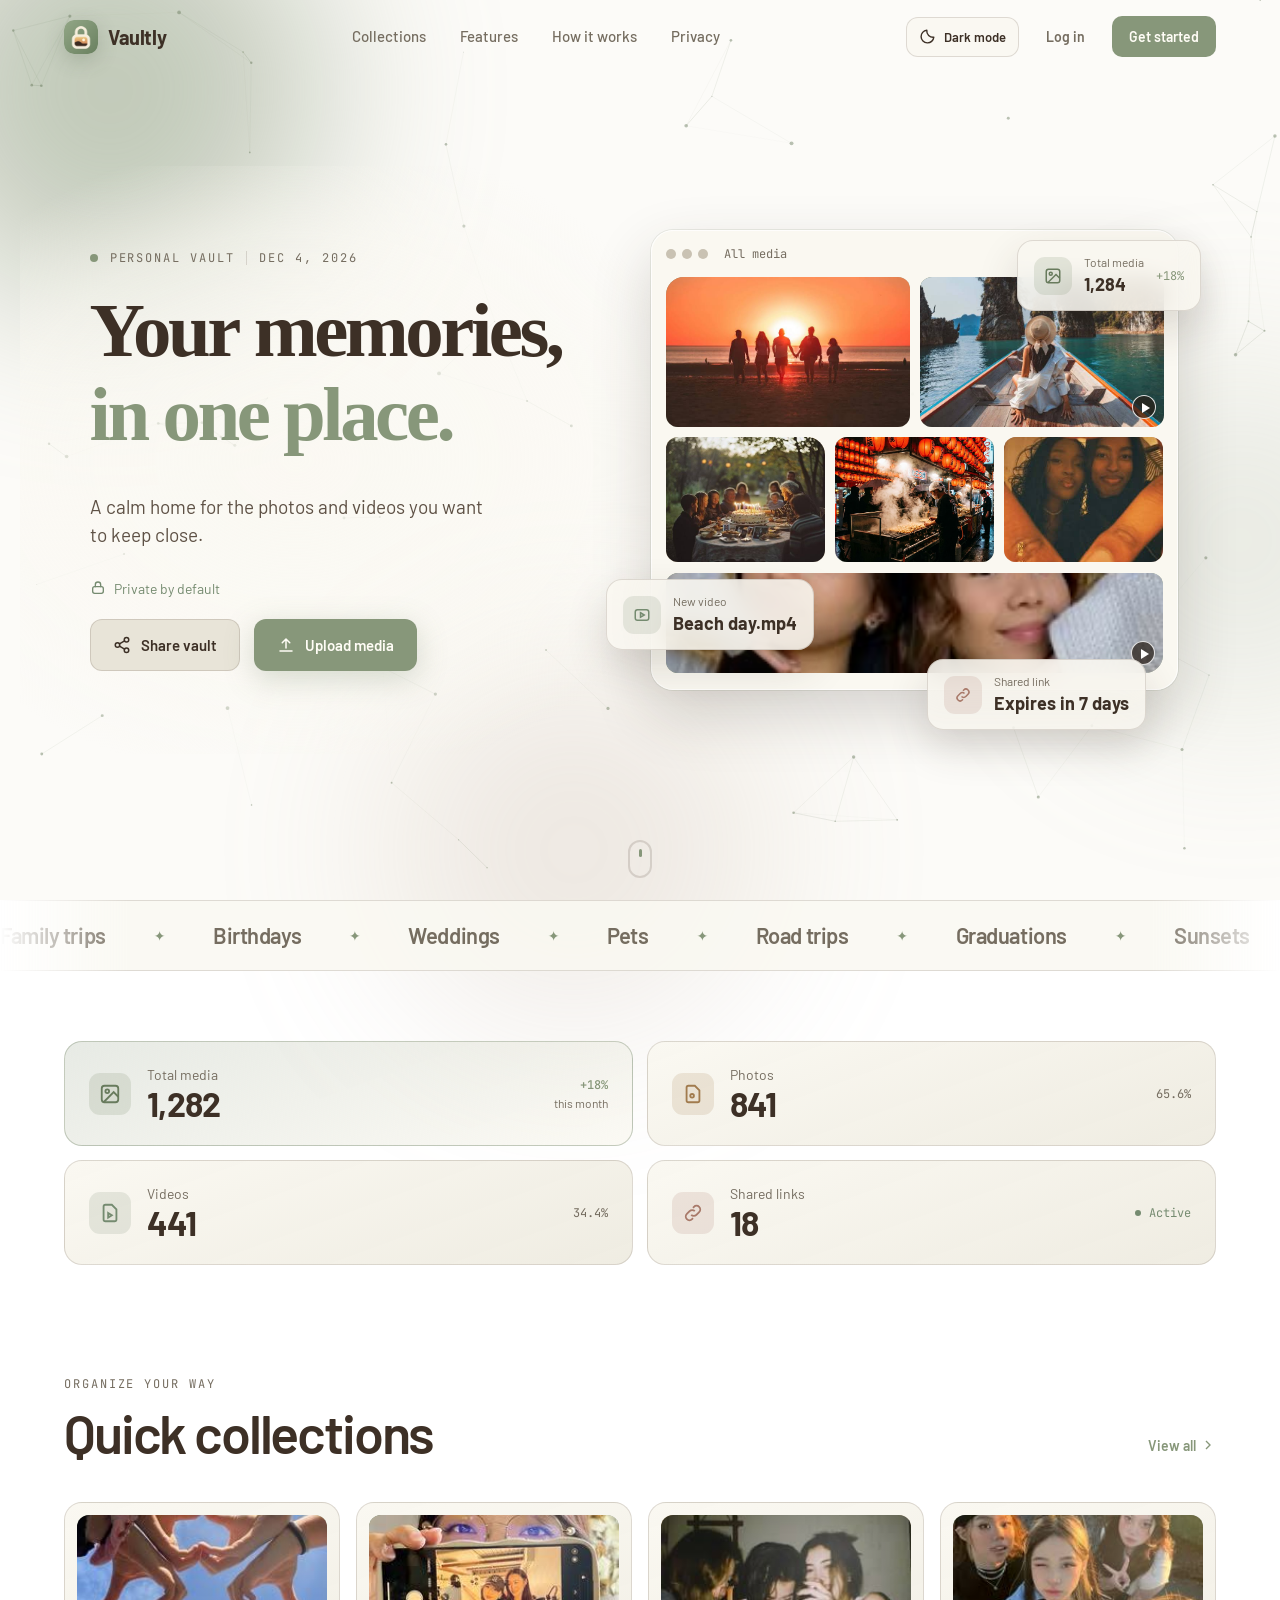
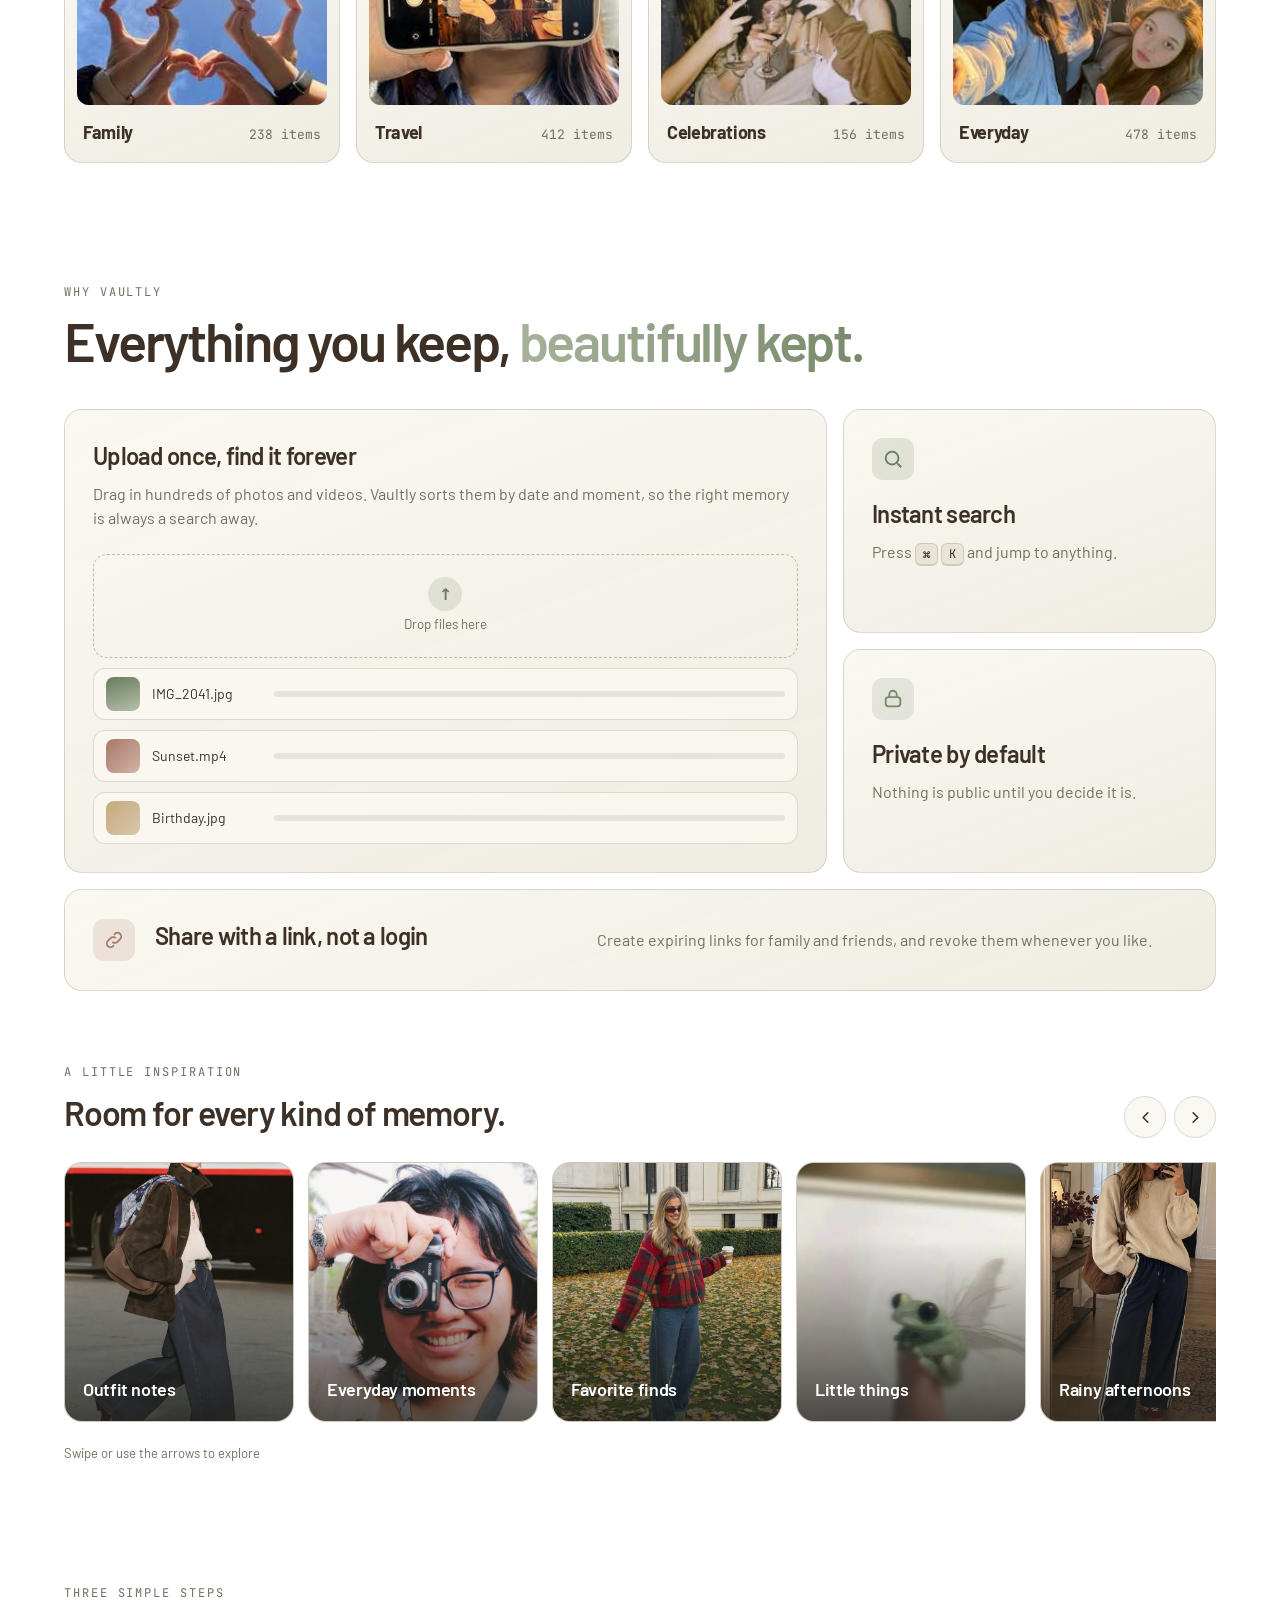
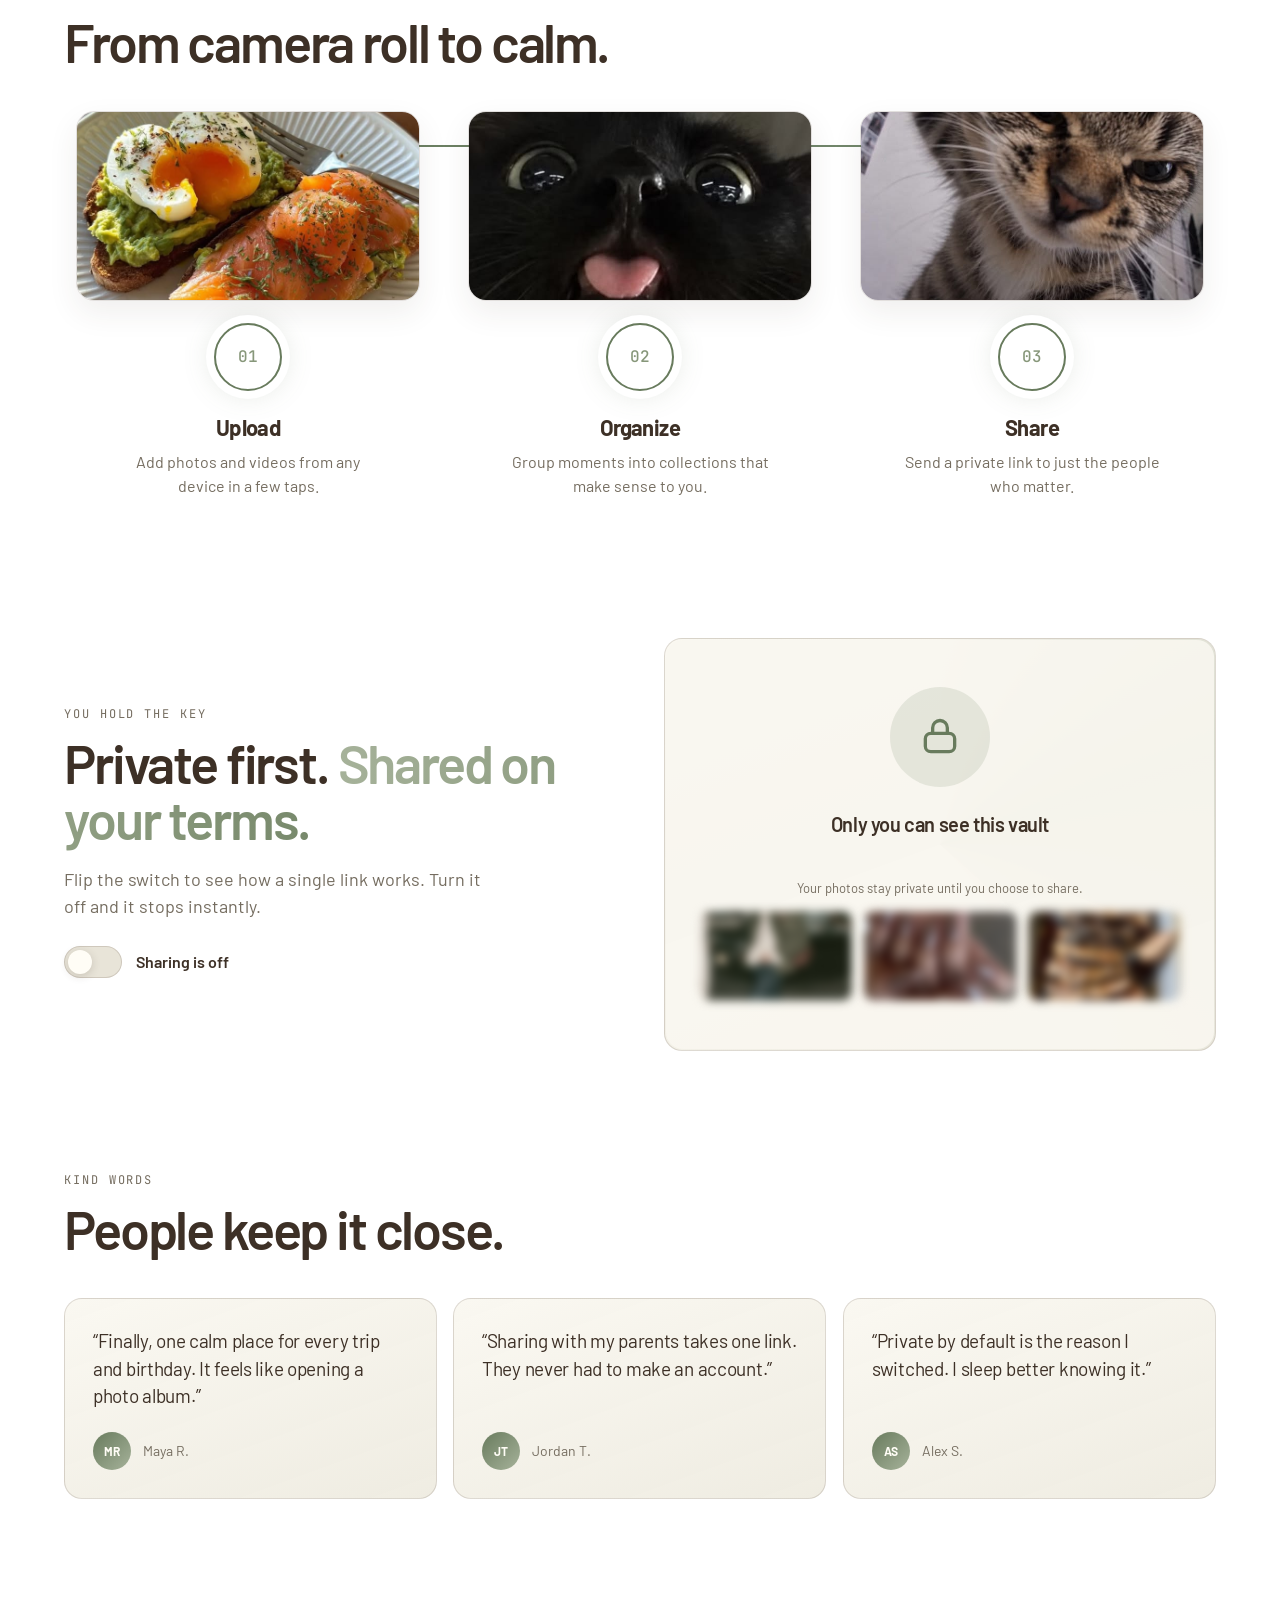
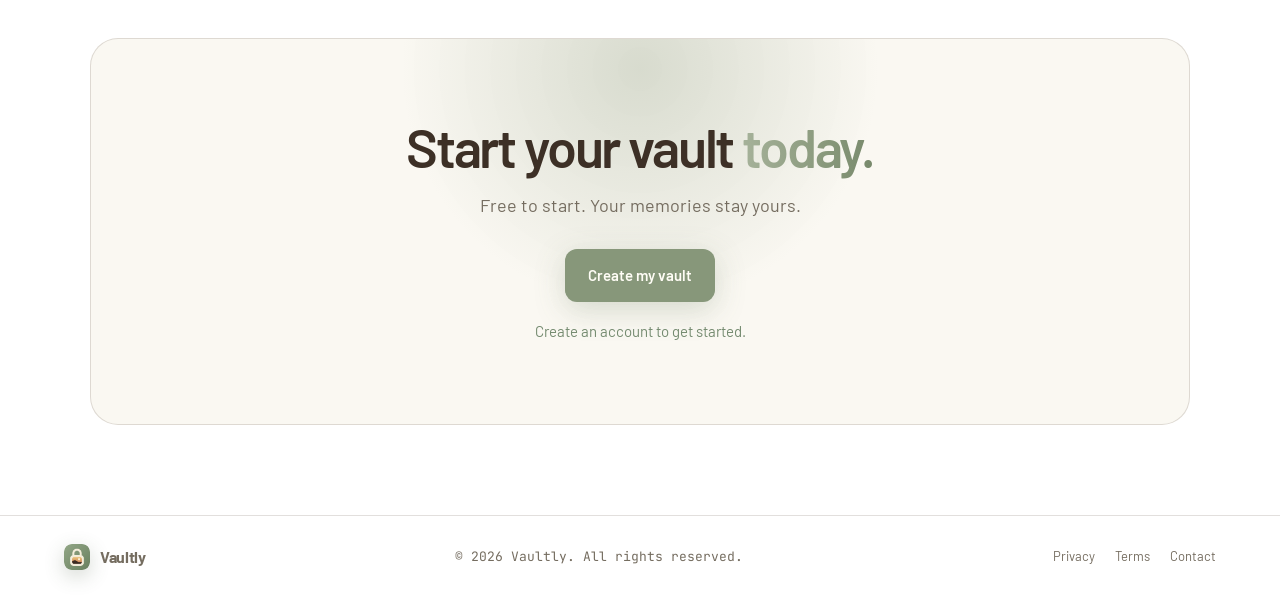
<file: index.html>
<!DOCTYPE html>
<html lang="en">
<head>
  <meta charset="UTF-8" />
  <meta name="viewport" content="width=device-width, initial-scale=1.0" />
  <title>Vaultly — Your memories, in one place</title>
  <meta name="description" content="A calm, private home for the photos and videos you want to keep close." />
  <script>try{document.documentElement.dataset.theme=localStorage.getItem("vaultly-theme")==="dark"?"dark":"light"}catch(error){}</script>
  <link rel="icon" type="image/png" href="vaultly-logo.png" />
  <link rel="preconnect" href="https://fonts.googleapis.com" />
  <link rel="preconnect" href="https://fonts.gstatic.com" crossorigin />
  <link href="https://fonts.googleapis.com/css2?family=Barlow:wght@400;500;600;700&family=JetBrains+Mono:wght@400;500&display=swap" rel="stylesheet" />
  <link rel="stylesheet" href="style.css" />
  <link rel="stylesheet" href="theme.css" />
</head>
<body>
  <div class="vaultly-splash" id="landingSplash" role="status" aria-label="Loading Vaultly">
    <div class="splash-brand">
      <img class="splash-logo" src="vaultly-logo.png" alt="" />
      <span>Vaultly</span>
    </div>
    <p>Your memories, kept close.</p>
    <span class="splash-loader" aria-hidden="true"></span>
  </div>
  <div class="video-backdrop" id="videoBackdrop" aria-hidden="true">
    <video class="background-video" src="Selfie.mp4" autoplay muted loop playsinline></video>
    <div class="video-shade"></div>
    <!-- Ambient layers -->
    <canvas id="particles"></canvas>
    <div class="cursor-glow" id="cursorGlow"></div>
    <div class="orb orb-1"></div>
    <div class="orb orb-2"></div>
    <div class="orb orb-3"></div>
  </div>
  <div class="scroll-progress" id="scrollProgress"></div>

  <!-- Navigation -->
  <header class="nav" id="nav">
    <a href="#top" class="brand">
      <img class="brand-mark" src="vaultly-logo.png" alt="" />
      Vaultly
    </a>
    <nav class="nav-links" id="navLinks">
      <a href="#collections">Collections</a>
      <a href="#features">Features</a>
      <a href="#how">How it works</a>
      <a href="#privacy">Privacy</a>
    </nav>
    <div class="nav-actions">
      <button class="theme-toggle" type="button" data-theme-toggle aria-label="Switch to dark mode" aria-pressed="false">
        <svg class="icon-moon" viewBox="0 0 24 24" fill="none" stroke="currentColor" stroke-width="2" stroke-linecap="round" stroke-linejoin="round" aria-hidden="true"><path d="M20.9 13A9 9 0 0 1 11 3.1 9 9 0 1 0 20.9 13Z"/></svg>
        <svg class="icon-sun" viewBox="0 0 24 24" fill="none" stroke="currentColor" stroke-width="2" stroke-linecap="round" stroke-linejoin="round" aria-hidden="true"><circle cx="12" cy="12" r="4"/><path d="M12 2v2m0 16v2M4.93 4.93l1.42 1.42m11.3 11.3 1.42 1.42M2 12h2m16 0h2M4.93 19.07l1.42-1.42m11.3-11.3 1.42-1.42"/></svg>
        <span class="theme-label">Dark mode</span>
      </button>
      <a href="auth.html#signin" class="btn btn-ghost btn-sm">Log in</a>
      <a href="auth.html#signup" class="btn btn-primary btn-sm magnetic">Get started</a>
      <button class="burger" id="burger" aria-label="Menu"><span></span><span></span></button>
    </div>
  </header>

  <main id="top">
    <!-- HERO -->
    <section class="hero">
      <div class="hero-copy">
        <p class="eyebrow reveal"><span class="dot"></span> Personal vault <span class="sep"></span> <span id="today">Oct 25, 2026</span></p>
        <h1 class="hero-title">
          <span class="line"><span class="word">Your</span> <span class="word">memories,</span></span>
          <span class="line accent">
            <span class="rotator" id="rotator">
              <span class="rot-item active">in one place.</span>
              <span class="rot-item">kept close.</span>
              <span class="rot-item">safe &amp; sound.</span>
              <span class="rot-item">yours alone.</span>
            </span>
          </span>
        </h1>
        <p class="hero-sub reveal" style="--d:.4s">A calm home for the photos and videos you want to keep close.</p>
        <p class="private-tag reveal" style="--d:.5s">
          <svg viewBox="0 0 24 24" width="16" height="16" fill="none" stroke="currentColor" stroke-width="2" stroke-linecap="round" stroke-linejoin="round"><rect x="4" y="10" width="16" height="10" rx="3"/><path d="M8 10V7a4 4 0 0 1 8 0v3"/></svg>
          Private by default
        </p>
        <div class="hero-cta reveal" style="--d:.6s">
          <a href="#privacy" class="btn btn-dark magnetic">
            <svg viewBox="0 0 24 24" width="18" height="18" fill="none" stroke="currentColor" stroke-width="2" stroke-linecap="round" stroke-linejoin="round"><circle cx="18" cy="5" r="3"/><circle cx="6" cy="12" r="3"/><circle cx="18" cy="19" r="3"/><path d="M8.6 13.5l6.8 4M15.4 6.5l-6.8 4"/></svg>
            Share vault
          </a>
          <a href="#cta" class="btn btn-primary btn-glow magnetic">
            <svg viewBox="0 0 24 24" width="18" height="18" fill="none" stroke="currentColor" stroke-width="2" stroke-linecap="round" stroke-linejoin="round"><path d="M12 16V4M7 9l5-5 5 5M4 20h16"/></svg>
            Upload media
          </a>
        </div>
      </div>

      <div class="hero-visual" id="heroVisual">
        <div class="vault-window float-layer" data-depth="10">
          <div class="vw-bar"><i></i><i></i><i></i><span>All media</span></div>
          <div class="vw-grid">
            <!-- Replace the src paths below with your own photos -->
            <div class="ph p1"><img src="images.jpg" alt="" onerror="this.remove()"></div>
            <div class="ph p2"><video src="Selfie.mp4" poster="Travel img.png" muted loop autoplay playsinline></video><span class="play"></span></div>
            <div class="ph p3"><img src="Celebrate.png" alt="" onerror="this.remove()"></div>
            <div class="ph p4"><img src="japan.png" alt="" onerror="this.remove()"></div>
            <div class="ph p5"><img src="selfie2.png" alt="" onerror="this.remove()"></div>
            <div class="ph p6"><video src="Selfie.mp4" poster="selfie.png" muted loop autoplay playsinline></video><span class="play"></span></div>
          </div>
        </div>
        <div class="float-layer" data-depth="26" style="top:6%;right:-2%">
          <div class="chip-card bob" style="--bd:0s">
            <span class="chip-ico violet"><svg viewBox="0 0 24 24" width="18" height="18" fill="none" stroke="currentColor" stroke-width="2"><rect x="3" y="3" width="18" height="18" rx="3"/><circle cx="9" cy="9" r="2"/><path d="M21 15l-5-5L5 21"/></svg></span>
            <div><small>Total media</small><b data-count="1284">0</b></div>
            <em>+18%</em>
          </div>
        </div>
        <div class="float-layer" data-depth="38" style="bottom:12%;left:-6%">
          <div class="chip-card bob" style="--bd:-2s">
            <span class="chip-ico teal"><svg viewBox="0 0 24 24" width="18" height="18" fill="none" stroke="currentColor" stroke-width="2"><rect x="3" y="5" width="18" height="14" rx="3"/><path d="M10 9l5 3-5 3z"/></svg></span>
            <div><small>New video</small><b>Beach day.mp4</b></div>
          </div>
        </div>
        <div class="float-layer" data-depth="18" style="bottom:-4%;right:8%">
          <div class="chip-card bob" style="--bd:-4s">
            <span class="chip-ico rose"><svg viewBox="0 0 24 24" width="18" height="18" fill="none" stroke="currentColor" stroke-width="2"><path d="M10 14a4 4 0 0 0 5.7 0l3-3a4 4 0 0 0-5.7-5.7l-1 1"/><path d="M14 10a4 4 0 0 0-5.7 0l-3 3a4 4 0 0 0 5.7 5.7l1-1"/></svg></span>
            <div><small>Shared link</small><b>Expires in 7 days</b></div>
          </div>
        </div>
      </div>
      <a href="#stats" class="scroll-hint" aria-label="Scroll down"><span></span></a>
    </section>

    <!-- MARQUEE -->
    <section class="marquee" aria-hidden="true">
      <div class="marquee-track">
        <span>Family trips</span><span>Birthdays</span><span>Weddings</span><span>Pets</span><span>Road trips</span><span>Graduations</span><span>Sunsets</span><span>Holidays</span><span>Throwbacks</span>
        <span>Family trips</span><span>Birthdays</span><span>Weddings</span><span>Pets</span><span>Road trips</span><span>Graduations</span><span>Sunsets</span><span>Holidays</span><span>Throwbacks</span>
      </div>
    </section>

    <!-- STATS -->
    <section class="stats" id="stats">
      <article class="stat tilt reveal">
        <span class="stat-ico violet"><svg viewBox="0 0 24 24" width="22" height="22" fill="none" stroke="currentColor" stroke-width="2"><rect x="3" y="3" width="18" height="18" rx="3"/><circle cx="9" cy="9" r="2"/><path d="M21 15l-5-5L5 21"/></svg></span>
        <div class="stat-body"><small>Total media</small><b data-count="1284">0</b></div>
        <div class="stat-side"><strong>+18%</strong><span>this month</span></div>
      </article>
      <article class="stat tilt reveal" style="--d:.1s">
        <span class="stat-ico amber"><svg viewBox="0 0 24 24" width="22" height="22" fill="none" stroke="currentColor" stroke-width="2"><path d="M14 3H7a2 2 0 0 0-2 2v14a2 2 0 0 0 2 2h10a2 2 0 0 0 2-2V8z"/><circle cx="11" cy="14" r="2"/></svg></span>
        <div class="stat-body"><small>Photos</small><b data-count="842">0</b></div>
        <div class="stat-side mono">65.6%</div>
      </article>
      <article class="stat tilt reveal" style="--d:.2s">
        <span class="stat-ico teal"><svg viewBox="0 0 24 24" width="22" height="22" fill="none" stroke="currentColor" stroke-width="2"><path d="M14 3H7a2 2 0 0 0-2 2v14a2 2 0 0 0 2 2h10a2 2 0 0 0 2-2V8z"/><path d="M10 12l4 2.5-4 2.5z"/></svg></span>
        <div class="stat-body"><small>Videos</small><b data-count="442">0</b></div>
        <div class="stat-side mono">34.4%</div>
      </article>
      <article class="stat tilt reveal" style="--d:.3s">
        <span class="stat-ico rose"><svg viewBox="0 0 24 24" width="22" height="22" fill="none" stroke="currentColor" stroke-width="2"><path d="M10 14a4 4 0 0 0 5.7 0l3-3a4 4 0 0 0-5.7-5.7l-1 1"/><path d="M14 10a4 4 0 0 0-5.7 0l-3 3a4 4 0 0 0 5.7 5.7l1-1"/></svg></span>
        <div class="stat-body"><small>Shared links</small><b data-count="18">0</b></div>
        <div class="stat-side mono active-tag">Active</div>
      </article>
    </section>

    <!-- COLLECTIONS -->
    <section class="section" id="collections">
      <div class="section-head reveal">
        <p class="kicker">Organize your way</p>
        <h2>Quick collections</h2>
        <a href="#" class="view-all">View all <svg viewBox="0 0 24 24" width="16" height="16" fill="none" stroke="currentColor" stroke-width="2"><path d="M9 6l6 6-6 6"/></svg></a>
      </div>
      <div class="collections">
        <a href="#" class="coll tilt reveal"><div class="coll-img c1"><img src="heart.png" alt="Friends making heart shapes with their hands" onerror="this.remove()"></div><div class="coll-info"><b>Family</b><span>238 items</span></div></a>
        <a href="#" class="coll tilt reveal" style="--d:.08s"><div class="coll-img c2"><img src="pics.png" alt="Friends taking an outdoor group photo" onerror="this.remove()"></div><div class="coll-info"><b>Travel</b><span>412 items</span></div></a>
        <a href="#" class="coll tilt reveal" style="--d:.16s"><div class="coll-img c3"><img src="imgg.png" alt="Friends sharing a celebration together" onerror="this.remove()"></div><div class="coll-info"><b>Celebrations</b><span>156 items</span></div></a>
        <a href="#" class="coll tilt reveal" style="--d:.24s"><div class="coll-img c4"><img src="groupies.png" alt="A friend capturing a moment on her phone" onerror="this.remove()"></div><div class="coll-info"><b>Everyday</b><span>478 items</span></div></a>
      </div>
    </section>

    <!-- FEATURES -->
    <section class="section" id="features">
      <div class="section-head reveal">
        <p class="kicker">Why Vaultly</p>
        <h2>Everything you keep, <span class="grad">beautifully kept.</span></h2>
      </div>
      <div class="bento">
        <article class="bento-card big tilt reveal">
          <div class="bento-text">
            <h3>Upload once, find it forever</h3>
            <p>Drag in hundreds of photos and videos. Vaultly sorts them by date and moment, so the right memory is always a search away.</p>
          </div>
          <div class="upload-demo">
            <div class="drop"><span class="drop-ico">↑</span><small>Drop files here</small></div>
            <div class="file-row"><i class="ph p2"></i><span>IMG_2041.jpg</span><div class="bar"><u></u></div></div>
            <div class="file-row"><i class="ph p5"></i><span>Sunset.mp4</span><div class="bar"><u style="--w:72%"></u></div></div>
            <div class="file-row"><i class="ph p3"></i><span>Birthday.jpg</span><div class="bar"><u style="--w:90%"></u></div></div>
          </div>
        </article>
        <article class="bento-card tilt reveal" style="--d:.1s">
          <span class="stat-ico violet"><svg viewBox="0 0 24 24" width="22" height="22" fill="none" stroke="currentColor" stroke-width="2"><circle cx="11" cy="11" r="7"/><path d="M21 21l-4.3-4.3"/></svg></span>
          <h3>Instant search</h3>
          <p>Press <kbd>⌘</kbd> <kbd>K</kbd> and jump to anything.</p>
        </article>
        <article class="bento-card tilt reveal" style="--d:.2s">
          <span class="stat-ico teal"><svg viewBox="0 0 24 24" width="22" height="22" fill="none" stroke="currentColor" stroke-width="2"><rect x="4" y="10" width="16" height="10" rx="3"/><path d="M8 10V7a4 4 0 0 1 8 0v3"/></svg></span>
          <h3>Private by default</h3>
          <p>Nothing is public until you decide it is.</p>
        </article>
        <article class="bento-card wide tilt reveal" style="--d:.1s">
          <span class="stat-ico rose"><svg viewBox="0 0 24 24" width="22" height="22" fill="none" stroke="currentColor" stroke-width="2"><path d="M10 14a4 4 0 0 0 5.7 0l3-3a4 4 0 0 0-5.7-5.7l-1 1"/><path d="M14 10a4 4 0 0 0-5.7 0l-3 3a4 4 0 0 0 5.7 5.7l1-1"/></svg></span>
          <h3>Share with a link, not a login</h3>
          <p>Create expiring links for family and friends, and revoke them whenever you like.</p>
        </article>
      </div>
      <div class="memory-strip reveal">
        <div class="memory-strip-head">
          <div>
            <p class="kicker">A little inspiration</p>
            <h3>Room for every kind of memory.</h3>
          </div>
          <div class="gallery-controls" aria-label="Photo gallery controls">
            <button type="button" data-gallery-dir="-1" aria-label="Show previous photos">
              <svg viewBox="0 0 24 24" fill="none" stroke="currentColor" stroke-width="2" stroke-linecap="round" stroke-linejoin="round" aria-hidden="true"><path d="m15 18-6-6 6-6"/></svg>
            </button>
            <button type="button" data-gallery-dir="1" aria-label="Show more photos">
              <svg viewBox="0 0 24 24" fill="none" stroke="currentColor" stroke-width="2" stroke-linecap="round" stroke-linejoin="round" aria-hidden="true"><path d="m9 18 6-6-6-6"/></svg>
            </button>
          </div>
        </div>
        <div class="memory-gallery" id="memoryGallery" tabindex="0" aria-label="Photo memories">
          <figure class="memory-card"><img src="Brown Jacket and Blue Wide-Leg Jeans Outfit.jpg" alt="An outfit photo saved as a memory" loading="lazy"><figcaption>Outfit notes</figcaption></figure>
          <figure class="memory-card"><img src="digicam.png" alt="A camera ready to capture a moment" loading="lazy"><figcaption>Everyday moments</figcaption></figure>
          <figure class="memory-card"><img src="Plaid Sweater Styles.jpg" alt="A cozy sweater inspiration photo" loading="lazy"><figcaption>Favorite finds</figcaption></figure>
          <figure class="memory-card"><img src="im.png" alt="A personal photo saved in a collection" loading="lazy"><figcaption>Little things</figcaption></figure>
          <figure class="memory-card"><img src="Rainy Day Outfit for Fall _ Fall Comfy Outfit Inspo.jpg" alt="A rainy-day outfit inspiration photo" loading="lazy"><figcaption>Rainy afternoons</figcaption></figure>
        </div>
        <p class="gallery-hint">Swipe or use the arrows to explore</p>
      </div>
    </section>

    <!-- HOW IT WORKS -->
    <section class="section" id="how">
      <div class="section-head reveal">
        <p class="kicker">Three simple steps</p>
        <h2>From camera roll to calm.</h2>
      </div>
      <div class="steps">
        <div class="steps-line"><u></u></div>
        <article class="step reveal"><img class="step-photo" src="download.jpg" alt="A memory ready to add to your vault" loading="lazy"><span class="step-num">01</span><h3>Upload</h3><p>Add photos and videos from any device in a few taps.</p></article>
        <article class="step reveal" style="--d:.15s"><img class="step-photo" src="download (1).jpg" alt="A saved moment ready to organize" loading="lazy"><span class="step-num">02</span><h3>Organize</h3><p>Group moments into collections that make sense to you.</p></article>
        <article class="step reveal" style="--d:.3s"><img class="step-photo" src="download (2).jpg" alt="A photo chosen to share with someone" loading="lazy"><span class="step-num">03</span><h3>Share</h3><p>Send a private link to just the people who matter.</p></article>
      </div>
    </section>

    <!-- PRIVACY DEMO -->
    <section class="section privacy" id="privacy">
      <div class="privacy-copy reveal">
        <p class="kicker">You hold the key</p>
        <h2>Private first. <span class="grad">Shared on your terms.</span></h2>
        <p>Flip the switch to see how a single link works. Turn it off and it stops instantly.</p>
        <label class="switch-row">
          <input type="checkbox" id="shareToggle" aria-label="Turn private link sharing on or off" />
          <span class="switch"><i></i></span>
          <span id="shareLabel">Sharing is off</span>
        </label>
      </div>
      <div class="privacy-card reveal" id="privacyCard" style="--d:.15s">
        <div class="lock" id="lockIcon">
          <svg viewBox="0 0 24 24" width="44" height="44" fill="none" stroke="currentColor" stroke-width="1.8" stroke-linecap="round" stroke-linejoin="round"><rect x="4" y="10" width="16" height="10" rx="3"/><path class="shackle" d="M8 10V7a4 4 0 0 1 8 0v3"/></svg>
        </div>
        <p class="status" id="statusText" aria-live="polite">Only you can see this vault</p>
        <div class="link-box" id="linkBox"><span id="linkText">vaultly.app/s/x7Kq-29</span><button id="copyBtn" type="button">Copy</button></div>
        <p class="privacy-hint" id="privacyHint">Your photos stay private until you choose to share.</p>
        <div class="privacy-moments" aria-label="Private photo previews">
          <img src="%23BossBabeAesthetic%20%23PowerfulWoman%20%23WarriorVibes%20%23UnapologeticFeminine%20%23ConfidentAesthetic%20%23RebelChic%20%23FierceAndFeminine%20%23NoApologies%20%23QueenEnergy%20%23SheroAesthetic%20%23WomanAesthetic%20%23SoftGirlVibes%20%23Y2KWoman%20%20%23DarkAcad.jpg" alt="A personal photo in a private vault" loading="lazy" />
          <img src="download (3).jpg" alt="A saved photo preview in a private vault" loading="lazy" />
          <img src="Roasted Soy, Balsamic, &amp; Mustard Beef Tri-Tip —___.jpg" alt="A meal photo saved in a private vault" loading="lazy" />
        </div>
      </div>
    </section>

    <!-- TESTIMONIALS -->
    <section class="section">
      <div class="section-head reveal"><p class="kicker">Kind words</p><h2>People keep it close.</h2></div>
      <div class="quotes">
        <blockquote class="tilt reveal"><p>“Finally, one calm place for every trip and birthday. It feels like opening a photo album.”</p><footer><span class="avatar">MR</span> Maya R.</footer></blockquote>
        <blockquote class="tilt reveal" style="--d:.1s"><p>“Sharing with my parents takes one link. They never had to make an account.”</p><footer><span class="avatar">JT</span> Jordan T.</footer></blockquote>
        <blockquote class="tilt reveal" style="--d:.2s"><p>“Private by default is the reason I switched. I sleep better knowing it.”</p><footer><span class="avatar">AS</span> Alex S.</footer></blockquote>
      </div>
    </section>

    <!-- CTA -->
    <section class="cta reveal" id="cta">
      <div class="cta-glow"></div>
      <h2>Start your vault <span class="grad">today.</span></h2>
      <p>Free to start. Your memories stay yours.</p>
      <a class="btn btn-primary btn-glow magnetic" href="auth.html#signup">Create my vault</a>
      <p class="form-note">Create an account to get started.</p>
    </section>
  </main>

  <footer class="footer">
    <span class="brand small"><img class="brand-mark" src="vaultly-logo.png" alt="" />Vaultly</span>
    <span class="mono">© 2026 Vaultly. All rights reserved.</span>
    <nav><a href="#">Privacy</a><a href="#">Terms</a><a href="#">Contact</a></nav>
  </footer>

  <script src="theme.js"></script>
  <script src="script.js"></script>
  <script>
    (function () {
      var splash = document.querySelector("#landingSplash");
      var delay = window.matchMedia("(prefers-reduced-motion: reduce)").matches ? 250 : 1000;
      window.setTimeout(function () {
        splash.classList.add("is-leaving");
        window.setTimeout(function () { splash.remove(); }, 500);
      }, delay);
    })();
  </script>
</body>
</html>
</file>
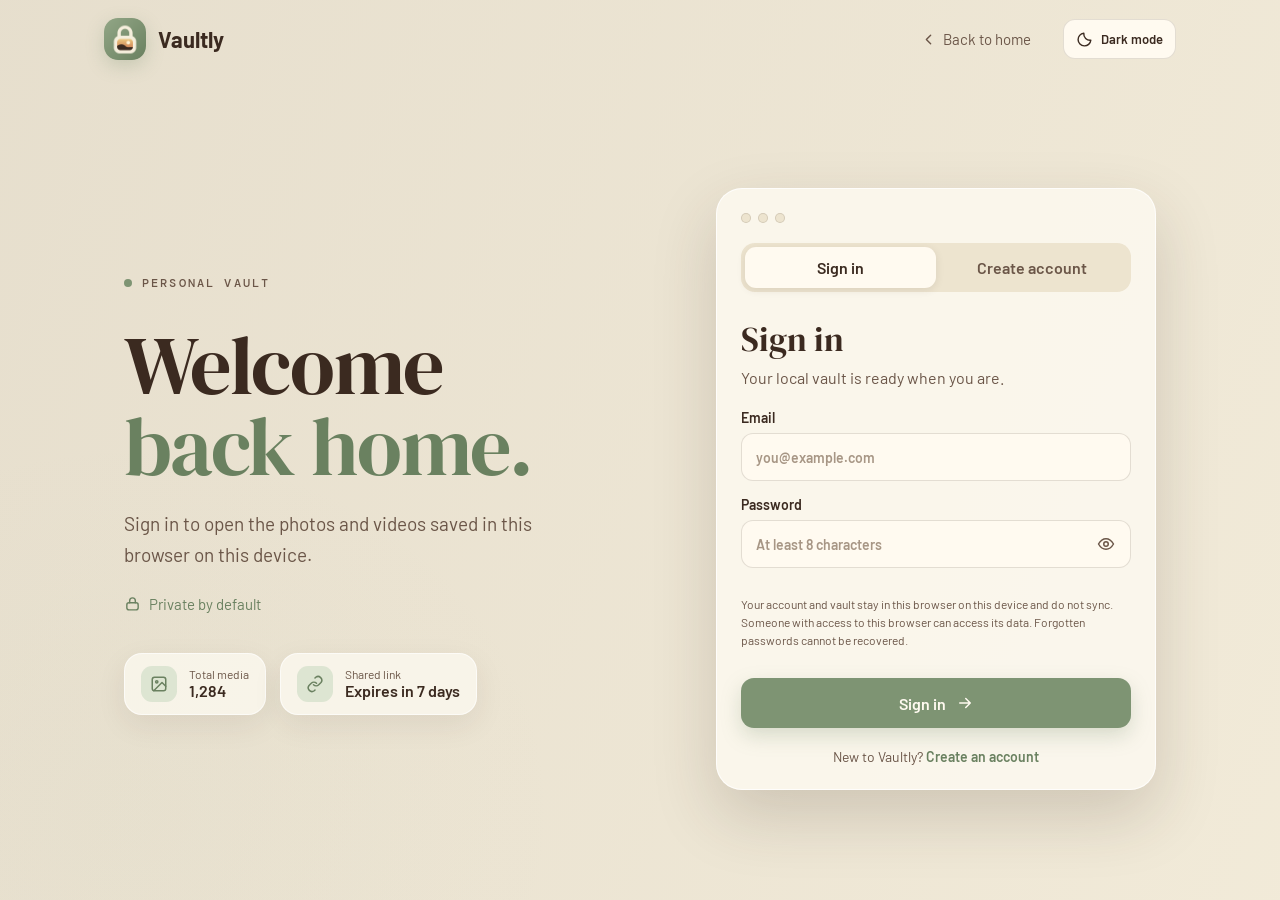
<file: auth.html>
<!doctype html>
<html lang="en">
<head>
  <meta charset="utf-8" />
  <meta name="viewport" content="width=device-width, initial-scale=1" />
  <meta name="description" content="Sign in or create your private Vaultly account." />
  <script>try{document.documentElement.dataset.theme=localStorage.getItem("vaultly-theme")==="dark"?"dark":"light"}catch(error){}</script>
  <title>Vaultly | Sign in</title>
  <link rel="icon" type="image/png" href="vaultly-logo.png" />
  <link rel="preconnect" href="https://fonts.googleapis.com" />
  <link rel="preconnect" href="https://fonts.gstatic.com" crossorigin />
  <link href="https://fonts.googleapis.com/css2?family=Barlow:wght@400;500;600;700&family=DM+Mono:wght@400;500&family=DM+Serif+Display&display=swap" rel="stylesheet" />
  <link rel="stylesheet" href="auth.css" />
  <link rel="stylesheet" href="theme.css" />
  <script src="local-auth.js"></script>
</head>
<body>
  <div class="auth-background" aria-hidden="true">
    <video src="backvid.mp4" autoplay muted loop playsinline></video>
  </div>
  <header class="auth-header">
    <a class="auth-brand" href="index.html">
      <img class="auth-logo" src="vaultly-logo.png" alt="" />
      Vaultly
    </a>
    <a class="back-link" href="index.html">
      <svg viewBox="0 0 24 24" fill="none" stroke="currentColor" stroke-width="2" stroke-linecap="round" stroke-linejoin="round"><path d="m15 18-6-6 6-6"/></svg>
      Back to home
    </a>
    <button class="theme-toggle" type="button" data-theme-toggle aria-label="Switch to dark mode" aria-pressed="false">
      <svg class="icon-moon" viewBox="0 0 24 24" fill="none" stroke="currentColor" stroke-width="2" stroke-linecap="round" stroke-linejoin="round" aria-hidden="true"><path d="M20.9 13A9 9 0 0 1 11 3.1 9 9 0 1 0 20.9 13Z"/></svg>
      <svg class="icon-sun" viewBox="0 0 24 24" fill="none" stroke="currentColor" stroke-width="2" stroke-linecap="round" stroke-linejoin="round" aria-hidden="true"><circle cx="12" cy="12" r="4"/><path d="M12 2v2m0 16v2M4.93 4.93l1.42 1.42m11.3 11.3 1.42 1.42M2 12h2m16 0h2M4.93 19.07l1.42-1.42m11.3-11.3 1.42-1.42"/></svg>
      <span class="theme-label">Dark mode</span>
    </button>
  </header>

  <main class="auth-main">
    <section class="auth-copy" aria-labelledby="auth-headline">
      <p class="eyebrow"><span></span> Personal vault</p>
      <h1 id="auth-headline">Welcome<br /><em>back home.</em></h1>
      <p class="lead" id="auth-lead">Sign in to open the photos and videos you keep close. Everything stays private by default.</p>
      <p class="private-note">
        <svg viewBox="0 0 24 24" fill="none" stroke="currentColor" stroke-width="2" stroke-linecap="round" stroke-linejoin="round"><rect x="4" y="11" width="16" height="10" rx="3"/><path d="M8 11V8a4 4 0 0 1 8 0v3"/></svg>
        Private by default
      </p>
      <div class="mini-cards" aria-label="Vault highlights">
        <div class="mini-card">
          <span class="mini-icon" aria-hidden="true">
            <svg viewBox="0 0 24 24" fill="none" stroke="currentColor" stroke-width="2" stroke-linecap="round" stroke-linejoin="round"><rect x="3" y="3" width="18" height="18" rx="3"/><circle cx="9" cy="9" r="1.5"/><path d="M21 15l-5-5L5 21"/></svg>
          </span>
          <span><small>Total media</small><b>1,284</b></span>
        </div>
        <div class="mini-card">
          <span class="mini-icon" aria-hidden="true">
            <svg viewBox="0 0 24 24" fill="none" stroke="currentColor" stroke-width="2" stroke-linecap="round" stroke-linejoin="round"><path d="M10 13a5 5 0 0 0 7 0l3-3a5 5 0 0 0-7-7l-1 1"/><path d="M14 11a5 5 0 0 0-7 0l-3 3a5 5 0 0 0 7 7l1-1"/></svg>
          </span>
          <span><small>Shared link</small><b>Expires in 7 days</b></span>
        </div>
      </div>
    </section>

    <section class="auth-card" id="authCard" aria-labelledby="formTitle">
      <div class="window-dots" aria-hidden="true"><i></i><i></i><i></i></div>
      <div class="mode-tabs" id="modeTabs" role="tablist" aria-label="Account options">
        <span class="tab-pill" aria-hidden="true"></span>
        <button type="button" class="active" id="signinTab" role="tab" aria-selected="true" aria-controls="authForm" data-mode="signin">Sign in</button>
        <button type="button" id="signupTab" role="tab" aria-selected="false" aria-controls="authForm" data-mode="signup">Create account</button>
      </div>
      <h2 id="formTitle">Sign in</h2>
      <p class="form-subtitle" id="formSubtitle">Good to see you again.</p>

      <form id="authForm" novalidate>
        <label class="signup-only" for="fullName">Full name
          <input id="fullName" name="name" type="text" autocomplete="name" placeholder="Your name" />
          <span class="field-error" data-error="name">Please enter your name.</span>
        </label>
        <label for="email">Email
          <input id="email" name="email" type="email" autocomplete="email" placeholder="you@example.com" required />
          <span class="field-error" data-error="email">Enter a valid email address.</span>
        </label>
        <label for="password">Password
          <span class="password-field">
            <input id="password" name="password" type="password" autocomplete="current-password" placeholder="At least 8 characters" required />
            <button type="button" class="password-toggle" id="passwordToggle" aria-label="Show password">
              <svg viewBox="0 0 24 24" fill="none" stroke="currentColor" stroke-width="2" stroke-linecap="round" stroke-linejoin="round"><path d="M2 12s4-7 10-7 10 7 10 7-4 7-10 7S2 12 2 12z"/><circle cx="12" cy="12" r="3"/></svg>
            </button>
          </span>
          <span class="field-error" data-error="password">At least 8 characters, with a letter and a number.</span>
        </label>
        <label class="signup-only" for="confirmPassword">Confirm password
          <input id="confirmPassword" name="confirmPassword" type="password" autocomplete="new-password" placeholder="Repeat your password" />
          <span class="field-error" data-error="confirmPassword">Passwords don't match.</span>
        </label>

        <div class="form-row signup-only">
          <label class="checkbox-label"><input id="terms" type="checkbox" /> I agree to the <a class="text-link" href="index.html#privacy">Terms and Privacy</a></label>
        </div>
        <span class="field-error terms-error" data-error="terms">Please accept the terms to continue.</span>

        <p class="device-only-note">Your account and vault stay in this browser on this device and do not sync. Someone with access to this browser can access its data. Forgotten passwords cannot be recovered.</p>
        <button class="submit-button" type="submit"><span id="submitText">Sign in</span>
          <svg viewBox="0 0 24 24" fill="none" stroke="currentColor" stroke-width="2" stroke-linecap="round" stroke-linejoin="round"><path d="M5 12h14M13 6l6 6-6 6"/></svg>
        </button>
      </form>

      <p class="mode-switch"><span id="switchPrompt">New to Vaultly?</span> <button type="button" id="switchMode">Create an account</button></p>
      <p class="auth-message" id="authMessage" role="status" aria-live="polite"></p>
    </section>
  </main>
  <script src="auth.js"></script>
  <script src="theme.js"></script>
</body>
</html>
</file>
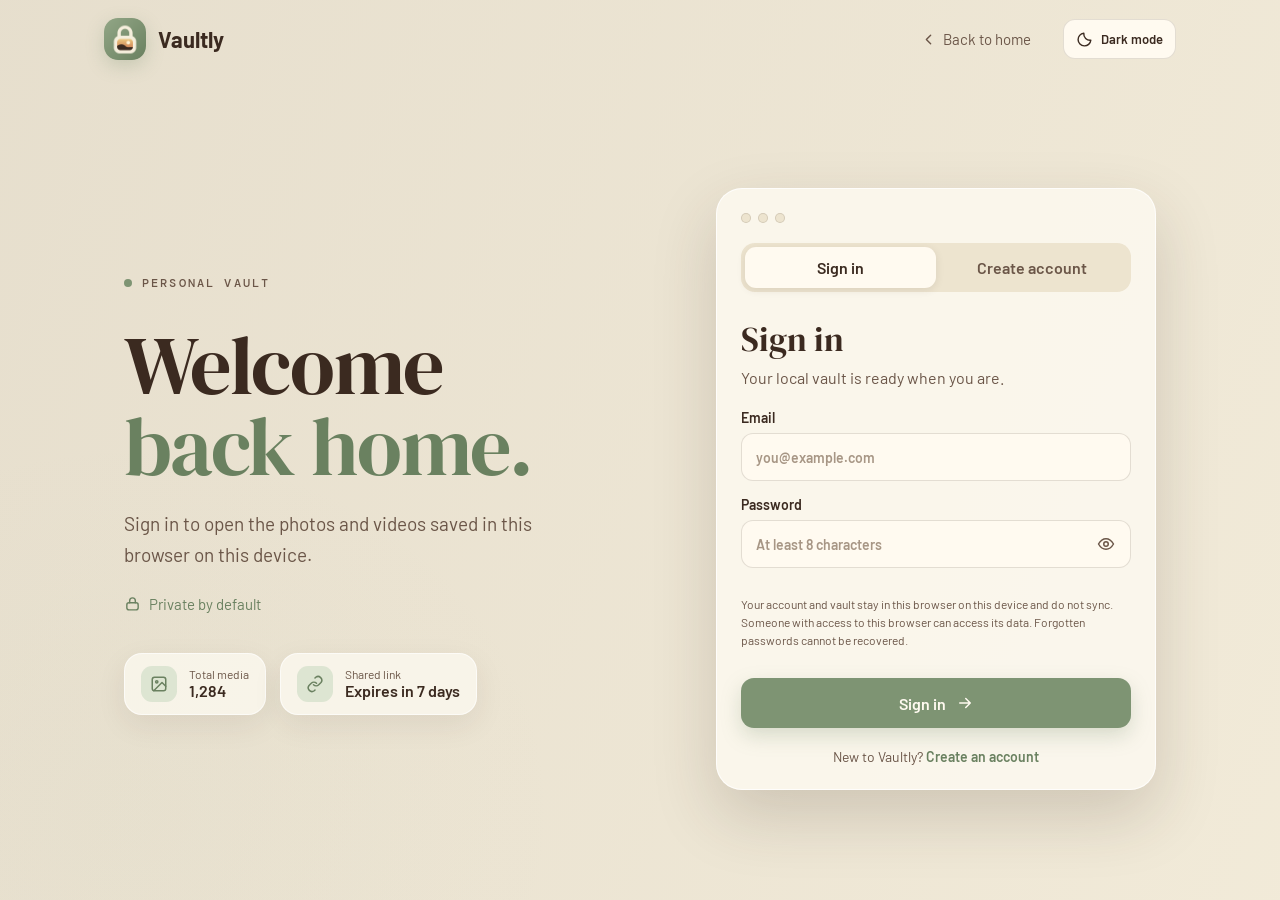
<file: dashboard.html>
<!doctype html>
<html lang="en">
<head>
<meta charset="utf-8">
<meta name="viewport" content="width=device-width, initial-scale=1">
<title>Vaultly | My vault</title>
<script>try{document.documentElement.dataset.theme=localStorage.getItem("vaultly-theme")==="dark"?"dark":"light"}catch(error){}</script>
<script>try{if(sessionStorage.getItem("vaultly-dashboard-splash")==="1"){document.documentElement.classList.add("show-dashboard-splash");sessionStorage.removeItem("vaultly-dashboard-splash")}}catch(error){}</script>
<link rel="icon" type="image/png" href="vaultly-logo.png">
<link rel="preconnect" href="https://fonts.googleapis.com">
<link rel="preconnect" href="https://fonts.gstatic.com" crossorigin>
<link href="https://fonts.googleapis.com/css2?family=Barlow:wght@400;500;600&family=DM+Mono:wght@400;500&family=DM+Serif+Display&display=swap" rel="stylesheet">
<style>
  :root{
    --cream:#F5EEDC; --cream-2:#EDE4CF; --paper:#FAF6EC; --card:rgba(250,246,236,.92);
    --brown:#3B2A20; --brown-soft:#6B5648; --sage:#7E9473; --sage-dark:#6A8160; --sage-light:#DDE5D2;
    --line:rgba(59,42,32,.13); --danger:#A3473A;
    --shadow:0 10px 30px rgba(59,42,32,.08);
  }
  *{box-sizing:border-box;margin:0;padding:0}
  html,body{height:100%}
  body{font-family:'Barlow',system-ui,sans-serif;color:var(--brown);background:var(--cream);overflow-x:hidden}
  body.auth-checking #app{visibility:hidden}
  .auth-check{display:none}
  body.auth-checking .auth-check{position:fixed;inset:0;z-index:100;display:grid;place-items:center;padding:24px;color:var(--brown-soft);background:var(--cream);font-size:15px;text-align:center}
  button{font-family:inherit;color:inherit}
  .bg{position:fixed;inset:0;z-index:-1;background:
    radial-gradient(900px 600px at 90% 0%, #dccfb7 0%, transparent 60%),
    radial-gradient(700px 600px at 0% 100%, #cdd6bf 0%, transparent 60%),
    var(--cream)}
  .ic{width:18px;height:18px;flex:none}

  /* ---------- layout ---------- */
  .app{display:grid;grid-template-columns:272px 1fr;min-height:100vh}
  .scrim{display:none}
  .side{
    position:sticky;top:0;height:100vh;padding:22px 16px;display:flex;flex-direction:column;gap:18px;
    background:rgba(250,246,236,.7);backdrop-filter:blur(16px);-webkit-backdrop-filter:blur(16px);
    border-right:1px solid var(--line);overflow-y:auto;
  }
  .brand{display:flex;align-items:center;gap:12px;text-decoration:none;color:var(--brown);font-weight:600;font-size:21px;padding:0 6px}
  .logo{width:42px;height:42px;border-radius:13px;background:var(--sage);display:grid;place-items:center;color:var(--cream);box-shadow:0 6px 16px rgba(126,148,115,.35)}
  .logo .ic{width:20px;height:20px}
  .btn-main{
    border:0;cursor:pointer;background:var(--sage);color:#fffaf0;border-radius:14px;padding:13px 16px;
    font-weight:600;font-size:15px;display:flex;align-items:center;justify-content:center;gap:9px;
    box-shadow:0 8px 20px rgba(126,148,115,.35);transition:background .2s,transform .1s;
  }
  .btn-main:hover{background:var(--sage-dark)} .btn-main:active{transform:translateY(1px)}
  .btn-main.danger{background:var(--danger);box-shadow:0 8px 20px rgba(163,71,58,.3)}
  .btn-ghost{
    border:1px solid var(--line);cursor:pointer;background:rgba(255,250,240,.9);border-radius:14px;padding:12px 16px;
    font-weight:600;font-size:15px;display:flex;align-items:center;justify-content:center;gap:9px;transition:background .2s;
  }
  .btn-ghost:hover{background:#fff}

  .nav{display:grid;gap:3px}
  .nav-item{
    display:flex;align-items:center;gap:11px;padding:10px 12px;border-radius:12px;border:0;background:none;cursor:pointer;
    font-size:15px;font-weight:500;color:var(--brown-soft);text-align:left;width:100%;transition:background .15s,color .15s;
  }
  .nav-item:hover{background:rgba(237,228,207,.8);color:var(--brown)}
  .nav-item.active{background:var(--sage-light);color:var(--brown);font-weight:600}
  .nav-item .n{margin-left:auto;font-family:'DM Mono',monospace;font-size:12px;color:var(--brown-soft)}
  .nav-item.drop{outline:2px dashed var(--sage);background:var(--sage-light)}
  .dot{width:11px;height:11px;border-radius:4px;flex:none}
  .sec{display:flex;align-items:center;justify-content:space-between;padding:0 6px;
    font-family:'DM Mono',monospace;font-size:11px;letter-spacing:.18em;text-transform:uppercase;color:var(--brown-soft)}
  .sec button{border:0;background:none;cursor:pointer;width:28px;height:28px;border-radius:9px;display:grid;place-items:center;color:var(--brown-soft)}
  .sec button:hover{background:var(--cream-2);color:var(--brown)}
  .side-foot{margin-top:auto;display:grid;gap:14px}
  .profile{display:flex;align-items:center;gap:11px;min-width:0;padding:10px 12px;border:1px solid var(--line);border-radius:15px;background:var(--paper)}
  .profile-avatar{width:38px;height:38px;flex:none;display:grid;place-items:center;border-radius:12px;background:var(--sage);color:#fffaf0;font-size:16px;font-weight:600;text-transform:uppercase}
  .profile-info{display:grid;gap:2px;min-width:0}
  .profile-info small{color:var(--brown-soft);font-size:11px}
  .profile-info strong,.profile-info span{overflow:hidden;text-overflow:ellipsis;white-space:nowrap}
  .profile-info strong{font-size:14px;font-weight:600}
  .profile-info span{color:var(--brown-soft);font-size:12px}
  .meter{background:var(--paper);border:1px solid var(--line);border-radius:16px;padding:14px}
  .meter b{font-size:14px;font-weight:600}
  .meter small{display:block;color:var(--brown-soft);font-size:13px;margin-top:2px}
  .bar{height:7px;border-radius:99px;background:var(--cream-2);margin:10px 0 2px;overflow:hidden}
  .bar i{display:block;height:100%;background:var(--sage);border-radius:99px;min-width:4px;transition:width .4s}
  .private{display:flex;align-items:center;gap:8px;color:var(--sage-dark);font-size:14px;padding:0 6px}
  .private .ic{width:15px;height:15px}
  .signout{color:var(--brown-soft);text-decoration:none;font-size:14px;display:flex;align-items:center;gap:8px;padding:8px 6px;border-radius:10px}
  .signout:hover{color:var(--brown)}

  .main{padding:28px clamp(18px,3.4vw,44px) 110px;min-width:0}
  .eyebrow{display:flex;align-items:center;gap:10px;font-family:'DM Mono',monospace;font-size:12px;letter-spacing:.2em;color:var(--brown-soft);text-transform:uppercase}
  .eyebrow i{width:8px;height:8px;border-radius:50%;background:var(--sage)}
  .mobile-back{display:none}
  .mobile-note{display:none}
  .head{display:flex;gap:20px;align-items:flex-end;justify-content:space-between;flex-wrap:wrap;margin:12px 0 22px}
  h1{font-family:'DM Serif Display',serif;font-weight:400;font-size:clamp(38px,5vw,60px);line-height:1;letter-spacing:-.02em}
  h1 em{font-style:normal;color:var(--sage)}
  .subline{color:var(--brown-soft);margin-top:10px;font-size:16px}
  .tools{display:flex;gap:10px;align-items:center;flex-wrap:wrap}
  .mobile-upload{display:none}
  .search{position:relative}
  .search .ic{position:absolute;left:13px;top:50%;transform:translateY(-50%);color:var(--brown-soft)}
  input.q,select.sort{
    background:var(--paper);border:1px solid var(--line);border-radius:13px;padding:11px 14px;font:400 15px 'Barlow',sans-serif;color:var(--brown);outline:none;
  }
  input.q{padding-left:40px;width:230px}
  input.q:focus,select.sort:focus,.mbox input:focus{border-color:var(--sage);box-shadow:0 0 0 4px rgba(126,148,115,.22)}
  .seg{display:flex;background:var(--cream-2);border-radius:13px;padding:3px}
  .seg button{border:0;background:none;width:38px;height:36px;border-radius:10px;display:grid;place-items:center;cursor:pointer;color:var(--brown-soft)}
  .seg button.active{background:#fffaf0;color:var(--brown);box-shadow:0 2px 6px rgba(59,42,32,.1)}
  .burger{display:none;border:1px solid var(--line);background:var(--paper);border-radius:12px;width:42px;height:42px;place-items:center;cursor:pointer}

  /* stats */
  .stats{display:grid;grid-template-columns:repeat(4,1fr);gap:14px;margin-bottom:26px}
  .stat{background:var(--card);border:1px solid rgba(255,255,255,.7);border-radius:20px;padding:16px 18px;display:flex;align-items:center;gap:14px;box-shadow:var(--shadow)}
  .stat .ico{width:42px;height:42px;border-radius:13px;background:var(--sage-light);color:var(--sage-dark);display:grid;place-items:center}
  .stat small{display:block;font-size:13px;color:var(--brown-soft)}
  .stat b{font-size:22px;font-weight:600}

  .label{font-family:'DM Mono',monospace;font-size:11px;letter-spacing:.18em;text-transform:uppercase;color:var(--brown-soft);margin:6px 2px 12px;display:flex;align-items:center;justify-content:space-between}

  /* folder cards */
  .folders{display:grid;grid-template-columns:repeat(auto-fill,minmax(210px,1fr));gap:14px;margin-bottom:28px}
  .fcard{
    background:var(--card);border:1px solid rgba(255,255,255,.7);border-radius:20px;padding:16px;cursor:pointer;text-align:left;
    display:flex;align-items:center;gap:14px;box-shadow:var(--shadow);transition:transform .15s,box-shadow .15s;
  }
  .fcard:hover{transform:translateY(-2px);box-shadow:0 16px 34px rgba(59,42,32,.12)}
  .fcard.drop{outline:2px dashed var(--sage);background:var(--sage-light)}
  .fcard .tile{width:46px;height:46px;border-radius:14px;display:grid;place-items:center;color:#fffaf0;flex:none}
  .fcard b{display:block;font-size:16px;font-weight:600;white-space:nowrap;overflow:hidden;text-overflow:ellipsis;max-width:130px}
  .fcard small{color:var(--brown-soft);font-size:13px}
  .fcard.new{background:transparent;border:1.5px dashed rgba(59,42,32,.25);box-shadow:none;color:var(--brown-soft);font-weight:600;justify-content:center;gap:9px}
  .fcard.new:hover{background:rgba(255,250,240,.6);color:var(--brown)}

  /* media grid */
  .grid{display:grid;grid-template-columns:repeat(auto-fill,minmax(210px,1fr));gap:14px}
  .item{position:relative;border-radius:20px;overflow:hidden;background:var(--paper);border:1px solid var(--line);cursor:pointer;box-shadow:var(--shadow);transition:transform .15s}
  .item:hover{transform:translateY(-2px)}
  .item.sel{outline:3px solid var(--sage)}
  .item.dragging{opacity:.45}
  .thumb{aspect-ratio:4/3;background:var(--cream-2);position:relative;overflow:hidden}
  .thumb img,.thumb video{width:100%;height:100%;object-fit:cover;display:block;pointer-events:none}
  .play{position:absolute;left:12px;bottom:12px;width:34px;height:34px;border-radius:50%;background:rgba(250,246,236,.92);display:grid;place-items:center;color:var(--brown)}
  .play .ic{width:14px;height:14px;fill:currentColor}
  .meta{padding:11px 14px 13px}
  .meta b{display:block;font-size:14px;font-weight:600;white-space:nowrap;overflow:hidden;text-overflow:ellipsis}
  .meta small{color:var(--brown-soft);font-size:12.5px}
  .chk{position:absolute;top:10px;left:10px;width:28px;height:28px;border-radius:9px;border:1.5px solid rgba(255,255,255,.95);background:rgba(59,42,32,.28);
    display:grid;place-items:center;cursor:pointer;color:#fff;opacity:0;transition:opacity .15s}
  .chk .ic{width:15px;height:15px;opacity:0}
  .item:hover .chk,.has-sel .chk{opacity:1}
  .item.sel .chk{background:var(--sage);border-color:var(--sage)} .item.sel .chk .ic{opacity:1}
  .acts{position:absolute;top:10px;right:10px;display:flex;gap:6px;opacity:0;transition:opacity .15s}
  .item:hover .acts{opacity:1}
  .acts button,.fav-on{width:30px;height:30px;border-radius:10px;border:0;background:rgba(250,246,236,.94);display:grid;place-items:center;cursor:pointer;color:var(--brown)}
  .acts button:hover{background:#fff}
  .acts button[data-act=del]:hover{color:var(--danger)}
  .acts .ic{width:15px;height:15px}
  .on .ic{fill:currentColor;color:#C0714F}
  .fav-on{position:absolute;bottom:10px;right:10px;color:#C0714F;pointer-events:none}
  .fav-on .ic{width:15px;height:15px;fill:currentColor}

  /* list layout */
  .list{display:grid;gap:8px}
  .list .item{display:grid;grid-template-columns:64px minmax(0,1.6fr) minmax(0,1fr) 90px 120px auto;align-items:center;gap:14px;padding:8px 14px 8px 8px;border-radius:16px}
  .list .item:hover{transform:none}
  .list .thumb{aspect-ratio:1;border-radius:12px}
  .list .play{display:none}
  .list .meta{padding:0}
  .list .meta small{display:none}
  .list .cell{font-size:14px;color:var(--brown-soft);white-space:nowrap;overflow:hidden;text-overflow:ellipsis}
  .list .chk{position:static;opacity:1;display:none}
  .list .acts{position:static;opacity:1}
  .list .fav-on{display:none}
  .grid .cell{display:none}

  /* empty */
  .empty{border:2px dashed rgba(59,42,32,.22);border-radius:26px;padding:60px 24px;text-align:center;background:rgba(250,246,236,.5)}
  .empty .big{width:64px;height:64px;border-radius:20px;background:var(--sage-light);color:var(--sage-dark);display:grid;place-items:center;margin:0 auto 18px}
  .empty .big .ic{width:28px;height:28px}
  .empty h3{font-family:'DM Serif Display',serif;font-weight:400;font-size:30px;margin-bottom:8px}
  .empty p{color:var(--brown-soft);max-width:380px;margin:0 auto 22px;line-height:1.6}
  .empty .btn-main{display:inline-flex;padding:13px 24px}

  .crumbs{display:flex;gap:8px;flex-wrap:wrap;margin-top:14px}
  .chip{border:1px solid var(--line);background:var(--paper);border-radius:99px;padding:7px 14px;font-size:14px;font-weight:500;cursor:pointer;display:inline-flex;align-items:center;gap:7px}
  .chip:hover{background:#fff}
  .chip.danger:hover{color:var(--danger)}

  /* bulk bar */
  .bulk{position:fixed;left:50%;bottom:26px;transform:translate(-50%,30px);opacity:0;pointer-events:none;transition:all .25s;z-index:30;
    background:var(--brown);color:var(--cream);border-radius:18px;padding:10px 12px 10px 18px;display:flex;align-items:center;gap:8px;box-shadow:0 18px 40px rgba(59,42,32,.35)}
  .bulk.show{opacity:1;transform:translate(-50%,0);pointer-events:auto}
  .bulk span{font-weight:600;margin-right:8px;font-size:15px}
  .bulk button{border:0;background:rgba(245,238,220,.14);color:var(--cream);border-radius:12px;padding:9px 13px;cursor:pointer;font-size:14px;font-weight:600;display:flex;align-items:center;gap:7px}
  .bulk button:hover{background:rgba(245,238,220,.26)}
  .bulk .ic{width:16px;height:16px}

  /* drop veil */
  .veil{position:fixed;inset:14px;z-index:60;border:3px dashed var(--sage);border-radius:30px;background:rgba(245,238,220,.88);
    display:none;align-items:center;justify-content:center;flex-direction:column;gap:12px;font-family:'DM Serif Display',serif;font-size:36px;pointer-events:none}
  .veil.show{display:flex}
  .veil .ic{width:42px;height:42px;color:var(--sage-dark)}

  /* modal */
  .modal{position:fixed;inset:0;z-index:80;background:rgba(59,42,32,.4);backdrop-filter:blur(4px);display:none;align-items:center;justify-content:center;padding:20px}
  .modal.show{display:flex}
  .mbox{background:var(--cream);border-radius:24px;padding:26px;width:100%;max-width:420px;box-shadow:0 30px 70px rgba(59,42,32,.35);border:1px solid rgba(255,255,255,.6)}
  .mbox h3{font-family:'DM Serif Display',serif;font-weight:400;font-size:28px;margin-bottom:6px}
  .mbox p{color:var(--brown-soft);margin-bottom:16px;line-height:1.5}
  .mbox input{width:100%;background:#fffaf0;border:1px solid var(--line);border-radius:13px;padding:13px 14px;font:400 16px 'Barlow',sans-serif;color:var(--brown);outline:none;margin:8px 0 4px}
  .mact{display:flex;gap:10px;justify-content:flex-end;margin-top:18px}
  .mact .btn-main,.mact .btn-ghost{padding:11px 20px}
  .pick{display:grid;gap:6px;margin:14px 0 4px;max-height:300px;overflow:auto}
  .pick button{display:flex;align-items:center;gap:12px;border:1px solid var(--line);background:var(--paper);border-radius:14px;padding:11px 13px;cursor:pointer;font-size:15px;font-weight:500;text-align:left}
  .pick button:hover{background:var(--sage-light)}
  .pick .n{margin-left:auto;font-family:'DM Mono',monospace;font-size:12px;color:var(--brown-soft)}

  /* lightbox */
  .lb{position:fixed;inset:0;z-index:70;background:rgba(32,22,16,.94);display:none;flex-direction:column;color:#f5eedc}
  .lb.show{display:flex}
  .lb-top{display:flex;align-items:center;gap:12px;padding:16px 22px;color:#f5eedc}
  .lb-top .t{min-width:0;flex:1}
  .lb-top b{display:block;font-size:17px;font-weight:600;white-space:nowrap;overflow:hidden;text-overflow:ellipsis}
  .lb-top small{color:rgba(245,238,220,.65);font-size:13px}
  .lb-actions{display:flex;align-items:center;gap:10px}
  .lb button{border:1px solid rgba(245,238,220,.24);background:rgba(245,238,220,.14);color:#f5eedc;width:42px;height:42px;border-radius:13px;cursor:pointer;display:grid;place-items:center;flex:none}
  .lb button:hover{background:rgba(245,238,220,.24)}
  .lb button:focus-visible{outline:2px solid #dce8cb;outline-offset:2px}
  .lb button.on .ic{fill:#E39A7B;color:#E39A7B}
  .lb-stage{flex:1;min-height:0;display:flex;align-items:center;justify-content:center;padding:0 70px 28px;position:relative}
  .lb-stage img,.lb-stage video{max-width:100%;max-height:100%;border-radius:16px;box-shadow:0 20px 60px rgba(0,0,0,.5);background:#000}
  .video-viewer{position:relative;display:flex;align-items:center;justify-content:center;width:100%;height:100%}
  .video-viewer video{max-width:100%;max-height:100%;border-radius:16px;box-shadow:0 20px 60px rgba(0,0,0,.5);background:#000}
  .video-viewer:fullscreen{padding:24px;background:#000}
  .video-viewer:fullscreen video{max-width:100%;max-height:100%;object-fit:contain}
  .video-fullscreen{position:absolute;top:14px;right:14px;width:auto!important;padding:0 14px;font-size:14px;font-weight:600}
  .lb-nav{position:absolute;top:50%;transform:translateY(-50%);width:48px!important;height:48px!important;border-radius:50%!important}
  .lb-nav.l{left:14px}.lb-nav.r{right:14px}

  .toast{position:fixed;left:50%;bottom:28px;transform:translate(-50%,20px);background:var(--brown);color:var(--cream);padding:13px 22px;border-radius:14px;
    font-size:15px;opacity:0;pointer-events:none;transition:all .3s;z-index:95;box-shadow:0 12px 30px rgba(59,42,32,.3)}
  .toast.show{opacity:1;transform:translate(-50%,0)}

  /* responsive */
  @media (max-width:1000px){ .stats{grid-template-columns:repeat(2,1fr)} .list .item{grid-template-columns:56px minmax(0,1fr) auto} .list .cell{display:none} }
  @media (max-width:820px){
    .app{grid-template-columns:1fr}
    .side{position:fixed;z-index:50;width:288px;transform:translateX(-100%);transition:transform .25s;box-shadow:0 0 60px rgba(59,42,32,.3);background:var(--cream)}
    .nav-open .side{transform:none}
    .scrim{position:fixed;inset:0;background:rgba(59,42,32,.35);z-index:40;display:none}
    .nav-open .scrim{display:block}
    .burger{display:grid}
    .mobile-upload{display:flex}
    input.q{width:100%} .search{flex:1;min-width:150px}
    .tools{width:100%}
    .lb-stage{padding:0 12px 20px}
    .lb-nav{display:none!important}
  }
  @media (max-width:520px){
    .lb-top{display:grid;grid-template-columns:minmax(0,1fr);gap:12px;padding:12px}
    .lb-top .t{width:100%}
    .lb-top b{white-space:normal;overflow-wrap:anywhere;line-height:1.3}
    .lb-actions{display:grid;grid-template-columns:repeat(6,minmax(0,1fr));gap:8px;width:100%}
    .lb-actions button{width:100%;height:44px;border-radius:12px}
  }
  @media (max-width:520px){
    .main{padding:16px 14px 72px}
    .eyebrow{gap:0}
    .eyebrow > i,#eyebrowText,.mobile-back{display:none}
    .mobile-note{display:block;margin-left:auto;color:var(--brown-soft);font-size:13px;font-weight:500;letter-spacing:0;text-transform:none}
    .head{gap:14px;margin:14px 0 18px}
    .head h1{font-size:clamp(34px,10vw,44px)}
    .tools{display:grid;grid-template-columns:minmax(0,1fr) auto;gap:8px;align-items:stretch}
    .search{grid-column:1/-1;width:100%;min-width:0}
    input.q{width:100%;min-width:0}
    select.sort{grid-column:1;grid-row:2;min-width:0}
    .seg{grid-column:2;grid-row:2;justify-self:end;align-self:stretch;width:max-content;align-items:center;background:var(--paper);border:1px solid var(--line);padding:3px}
    .seg button{width:42px;height:42px;color:var(--brown-soft)}
    .seg button.active{background:var(--sage);color:#fffaf0;box-shadow:0 2px 6px rgba(0,0,0,.2)}
    :root[data-theme="dark"] .tools .seg button.active{background:var(--sage);color:#1b201c}
    .mobile-upload{grid-column:1/-1;grid-row:3;width:100%}
    .grid{grid-template-columns:repeat(2,minmax(0,1fr));gap:10px}
    .folders{grid-template-columns:repeat(2,minmax(0,1fr));gap:10px}
    .fcard{min-width:0;padding:12px;gap:9px}
    .fcard .tile{width:38px;height:38px}
    .fcard b{max-width:100px}
    .stats{gap:10px}
    .stat{min-width:0;padding:12px;gap:9px}
    .stat .ico{width:36px;height:36px}
    .stat b{font-size:19px}
    .acts{opacity:1}
    .acts button[data-act=dl]{display:none}
  }
</style>
<link rel="stylesheet" href="theme.css">
</head>
<body class="auth-checking">
<div class="vaultly-splash" id="dashboardSplash" role="status" aria-label="Opening your Vaultly">
  <div class="splash-brand">
    <img class="splash-logo" src="vaultly-logo.png" alt="">
    <span>Vaultly</span>
  </div>
  <p>Opening your personal vault...</p>
  <span class="splash-loader" aria-hidden="true"></span>
</div>
<div class="bg"></div>
<div class="auth-check" role="status">Verifying your secure Vaultly session...</div>
<div class="app" id="app">
  <div class="scrim" id="scrim"></div>
  <aside class="side" id="side">
    <a class="brand" href="index.html"><img class="logo" src="vaultly-logo.png" alt="">Vaultly</a>
    <button class="btn-main" id="uploadBtn"></button>
    <nav class="nav" id="nav"></nav>
    <div>
      <div class="sec"><span>Folders</span><button id="newFolderBtn" title="New folder" aria-label="New folder"></button></div>
      <nav class="nav" id="folderNav" style="margin-top:8px"></nav>
    </div>
    <div class="side-foot">
      <div class="meter" id="meter"></div>
      <div class="profile" id="profile">
        <span class="profile-avatar" id="profileAvatar" aria-hidden="true">V</span>
        <span class="profile-info"><small>Signed in as</small><strong id="profileName">Vaultly user</strong><span id="profileEmail"></span></span>
      </div>
      <div class="private" id="privateLine"></div>
      <a class="signout" href="auth.html#signin" id="signout"></a>
    </div>
  </aside>

  <main class="main">
    <div class="eyebrow"><button class="burger" id="burger" aria-label="Open menu"></button><i></i><span id="eyebrowText">Personal vault</span><a class="mobile-back" href="index.html"><svg class="ic" viewBox="0 0 24 24" fill="none" stroke="currentColor" stroke-width="2" stroke-linecap="round" stroke-linejoin="round"><path d="m15 18-6-6 6-6"/></svg>Back</a><span class="mobile-note">Your memories, kept close.</span><button class="theme-toggle theme-toggle-dashboard" type="button" data-theme-toggle aria-label="Switch to dark mode" aria-pressed="false"><svg class="icon-moon" viewBox="0 0 24 24" fill="none" stroke="currentColor" stroke-width="2" stroke-linecap="round" stroke-linejoin="round" aria-hidden="true"><path d="M20.9 13A9 9 0 0 1 11 3.1 9 9 0 1 0 20.9 13Z"/></svg><svg class="icon-sun" viewBox="0 0 24 24" fill="none" stroke="currentColor" stroke-width="2" stroke-linecap="round" stroke-linejoin="round" aria-hidden="true"><circle cx="12" cy="12" r="4"/><path d="M12 2v2m0 16v2M4.93 4.93l1.42 1.42m11.3 11.3 1.42 1.42M2 12h2m16 0h2M4.93 19.07l1.42-1.42m11.3-11.3 1.42-1.42"/></svg><span class="theme-label">Dark mode</span></button></div>
    <div id="content"></div>
  </main>
</div>

<input type="file" id="file" multiple accept="image/*,video/*" hidden>
<div class="bulk" id="bulk"></div>
<div class="veil" id="veil"></div>
<div class="modal" id="modal"></div>
<div class="lb" id="lb"></div>
<div class="toast" id="toast"></div>

<script src="local-auth.js"></script>
<script src="theme.js"></script>
<script>
(function(){
'use strict';

/* ---------- helpers ---------- */
var $ = function(id){return document.getElementById(id)};
var ICON = {
  heart:'<path d="M12 21s-7-4.6-9.3-9.1C1.1 8.7 3 5 6.5 5c2 0 3.5 1 5.5 3 2-2 3.5-3 5.5-3C21 5 22.9 8.7 21.3 11.9 19 16.4 12 21 12 21z"/>',
  folder:'<path d="M3 7a2 2 0 0 1 2-2h4l2 2h8a2 2 0 0 1 2 2v8a2 2 0 0 1-2 2H5a2 2 0 0 1-2-2V7z"/>',
  folderPlus:'<path d="M3 7a2 2 0 0 1 2-2h4l2 2h8a2 2 0 0 1 2 2v8a2 2 0 0 1-2 2H5a2 2 0 0 1-2-2V7z"/><path d="M12 10v5M9.5 12.5h5"/>',
  move:'<path d="M3 7a2 2 0 0 1 2-2h4l2 2h8a2 2 0 0 1 2 2v8a2 2 0 0 1-2 2H5a2 2 0 0 1-2-2V7z"/><path d="M9 13h6M13 10l3 3-3 3"/>',
  image:'<rect x="3" y="3" width="18" height="18" rx="3"/><circle cx="9" cy="9" r="1.5"/><path d="M21 15l-5-5L5 21"/>',
  video:'<rect x="3" y="5" width="18" height="14" rx="3"/><path d="M10 9.5v5l4.5-2.5z"/>',
  upload:'<path d="M12 16V4M7 9l5-5 5 5"/><path d="M4 16v3a2 2 0 0 0 2 2h12a2 2 0 0 0 2-2v-3"/>',
  download:'<path d="M12 4v12M7 11l5 5 5-5"/><path d="M4 16v3a2 2 0 0 0 2 2h12a2 2 0 0 0 2-2v-3"/>',
  trash:'<path d="M4 7h16M10 11v6M14 11v6M6 7l1 12a2 2 0 0 0 2 2h6a2 2 0 0 0 2-2l1-12M9 7V4h6v3"/>',
  search:'<circle cx="11" cy="11" r="7"/><path d="M20 20l-3.5-3.5"/>',
  grid:'<rect x="3" y="3" width="7" height="7" rx="2"/><rect x="14" y="3" width="7" height="7" rx="2"/><rect x="3" y="14" width="7" height="7" rx="2"/><rect x="14" y="14" width="7" height="7" rx="2"/>',
  list:'<path d="M8 6h13M8 12h13M8 18h13M3 6h.01M3 12h.01M3 18h.01"/>',
  plus:'<path d="M12 5v14M5 12h14"/>',
  edit:'<path d="M4 20h4L19 9l-4-4L4 16v4z"/>',
  check:'<path d="M5 12l5 5 9-10"/>',
  x:'<path d="M6 6l12 12M18 6L6 18"/>',
  lock:'<rect x="4" y="11" width="16" height="10" rx="3"/><path d="M8 11V8a4 4 0 0 1 8 0v3"/>',
  layers:'<path d="M12 3l9 5-9 5-9-5 9-5z"/><path d="M3 13l9 5 9-5"/>',
  inbox:'<path d="M3 13l3-8h12l3 8v6a2 2 0 0 1-2 2H5a2 2 0 0 1-2-2v-6z"/><path d="M3 13h5l1 3h6l1-3h5"/>',
  menu:'<path d="M4 7h16M4 12h16M4 17h16"/>',
  chevL:'<path d="M15 18l-6-6 6-6"/>', chevR:'<path d="M9 6l6 6-6 6"/>',
  play:'<path d="M8 5v14l11-7z"/>',
  logout:'<path d="M9 21H5a2 2 0 0 1-2-2V5a2 2 0 0 1 2-2h4M16 17l5-5-5-5M21 12H9"/>',
  hdd:'<rect x="3" y="13" width="18" height="7" rx="2"/><path d="M3 13l3-8h12l3 8M7 16.5h.01"/>'
};
function ic(n,c){return '<svg class="ic '+(c||'')+'" viewBox="0 0 24 24" fill="none" stroke="currentColor" stroke-width="2" stroke-linecap="round" stroke-linejoin="round">'+ICON[n]+'</svg>'}
function esc(s){return String(s).replace(/[&<>"']/g,function(c){return {'&':'&amp;','<':'&lt;','>':'&gt;','"':'&quot;',"'":'&#39;'}[c]})}
function uid(){return Date.now().toString(36)+Math.random().toString(36).slice(2,7)}
function fmtSize(b){
  if(b<1024) return b+' B';
  if(b<1048576) return (b/1024).toFixed(0)+' KB';
  if(b<1073741824) return (b/1048576).toFixed(1)+' MB';
  if(b<1099511627776) return (b/1073741824).toFixed(b<1.07e10?2:0)+' GB';
  return (b/1099511627776).toFixed(0)+' TB';
}
function fmtDate(t){return new Date(t).toLocaleDateString(undefined,{month:'short',day:'numeric',year:'numeric'})}
var isImg = function(m){return m.type.indexOf('image/')===0};
var COLORS=['#7E9473','#B08968','#C0714F','#C9A24D','#8A7F9E','#6F8F8C'];
/* Storage plan limit shown in the meter and enforced on upload (253 GB). */
var PLAN_LIMIT = 253*1024*1024*1024;

/* ---------- static icons ---------- */
$('uploadBtn').innerHTML=ic('upload')+'Upload media';
$('newFolderBtn').innerHTML=ic('plus');
$('burger').innerHTML=ic('menu');
$('privateLine').innerHTML=ic('lock')+'Files stay on this device';
$('signout').innerHTML=ic('logout')+'Sign out';
$('eyebrowText').textContent='Personal vault  |  '+new Date().toLocaleDateString('en-US',{month:'short',day:'2-digit',year:'numeric'}).toUpperCase().replace(',',',');

function renderProfile(user){
  var metadata=user.user_metadata||{};
  var email=user.email||'';
  var name=String(metadata.full_name||metadata.name||'').trim();
  if(!name&&email) name=email.split('@')[0];
  if(!name) name='Vaultly user';
  $('profileName').textContent=name;
  $('profileEmail').textContent=email;
  $('profileEmail').hidden=!email;
  $('profileAvatar').textContent=name.charAt(0).toUpperCase();
}

/* ---------- storage (IndexedDB, in this browser) ---------- */
var db=null, memOnly=false, currentUserId='';
function openDB(){
  return new Promise(function(res){
    try{
      var r=indexedDB.open('vaultly-'+currentUserId,1);
      r.onupgradeneeded=function(){var d=r.result;d.createObjectStore('media',{keyPath:'id'});d.createObjectStore('folders',{keyPath:'id'})};
      r.onsuccess=function(){db=r.result;res(true)};
      r.onerror=function(){memOnly=true;res(false)};
    }catch(e){memOnly=true;res(false)}
  });
}
function dbAll(store){
  return new Promise(function(res){
    if(!db) return res([]);
    var q=db.transaction(store).objectStore(store).getAll();
    q.onsuccess=function(){res(q.result||[])}; q.onerror=function(){res([])};
  });
}
function dbPut(store,obj){
  return new Promise(function(res){
    if(!db) return res(true);
    try{var t=db.transaction(store,'readwrite');t.objectStore(store).put(obj);t.oncomplete=function(){res(true)};t.onerror=function(){res(false)};t.onabort=function(){res(false)}}catch(e){res(false)}
  });
}
function dbDel(store,id){
  return new Promise(function(res){
    if(!db) return res();
    try{var t=db.transaction(store,'readwrite');t.objectStore(store).delete(id);t.oncomplete=res;t.onerror=res;t.onabort=res}catch(e){res()}
  });
}

/* ---------- state ---------- */
var folders=[], media=[], view='all', q='', sort='new', layout='grid';
var selected=new Set(), urls={};
function urlFor(m){return urls[m.id]||(urls[m.id]=URL.createObjectURL(m.blob))}
function revoke(id){if(urls[id]){URL.revokeObjectURL(urls[id]);delete urls[id]}}
function folderById(id){return folders.filter(function(f){return f.id===id})[0]}
function countIn(fid){return media.filter(function(m){return m.folderId===fid}).length}
function currentFolderId(){return view.indexOf('f:')===0?view.slice(2):null}

function visible(){
  var l=media.filter(function(m){
    if(view==='photos') return isImg(m);
    if(view==='videos') return !isImg(m);
    if(view==='fav') return m.fav;
    if(view==='unsorted') return !m.folderId;
    if(view.indexOf('f:')===0) return m.folderId===view.slice(2);
    return true;
  });
  if(q) l=l.filter(function(m){return m.name.toLowerCase().indexOf(q.toLowerCase())>-1});
  l.sort(function(a,b){
    if(sort==='old') return a.added-b.added;
    if(sort==='name') return a.name.localeCompare(b.name);
    if(sort==='size') return b.size-a.size;
    return b.added-a.added;
  });
  return l;
}

/* ---------- toast + dialogs ---------- */
function toast(msg){var t=$('toast');t.textContent=msg;t.classList.add('show');clearTimeout(toast._t);toast._t=setTimeout(function(){t.classList.remove('show')},2800)}

function dialog(o){
  return new Promise(function(res){
    var m=$('modal');
    m.innerHTML='<div class="mbox"><h3>'+esc(o.title)+'</h3>'+(o.desc?'<p>'+esc(o.desc)+'</p>':'')+
      (o.input!=null?'<input id="mIn" type="text" maxlength="'+(o.maxlength||40)+'" placeholder="'+esc(o.input)+'" value="'+esc(o.value||'')+'">':'')+
      '<div class="mact"><button class="btn-ghost" data-r="0">Cancel</button><button class="btn-main'+(o.danger?' danger':'')+'" data-r="1">'+esc(o.ok||'OK')+'</button></div></div>';
    m.classList.add('show');
    var inp=$('mIn'); if(inp){inp.focus();inp.select()}
    function done(v){m.classList.remove('show');m.onclick=null;document.removeEventListener('keydown',kd,true);res(v)}
    function kd(e){
      if(e.key==='Escape'){e.stopPropagation();done(null)}
      if(e.key==='Enter'&&inp){e.preventDefault();done(inp.value.trim()||null)}
    }
    document.addEventListener('keydown',kd,true);
    m.onclick=function(e){
      var r=e.target.closest('[data-r]');
      if(r) done(r.dataset.r==='1'?(inp?(inp.value.trim()||null):true):null);
      else if(e.target===m) done(null);
    };
  });
}

function createFolder(name){
  var f={id:uid(),name:name,color:COLORS[folders.length%COLORS.length],created:Date.now()};
  folders.push(f); dbPut('folders',f); return f;
}

async function pickFolder(){
  return new Promise(function(res){
    var m=$('modal');
    var rows='<button data-f="">'+ic('inbox')+'Unsorted<span class="n">no folder</span></button>'+
      folders.map(function(f){return '<button data-f="'+f.id+'"><span class="dot" style="background:'+f.color+'"></span>'+esc(f.name)+'<span class="n">'+countIn(f.id)+'</span></button>'}).join('')+
      '<button data-f="__new">'+ic('folderPlus')+'New folder...</button>';
    m.innerHTML='<div class="mbox"><h3>Move to folder</h3><div class="pick">'+rows+'</div><div class="mact"><button class="btn-ghost" data-c="1">Cancel</button></div></div>';
    m.classList.add('show');
    function done(v){m.classList.remove('show');m.onclick=null;document.removeEventListener('keydown',kd,true);res(v)}
    function kd(e){if(e.key==='Escape'){e.stopPropagation();done(undefined)}}
    document.addEventListener('keydown',kd,true);
    m.onclick=async function(e){
      var b=e.target.closest('[data-f]');
      if(b){
        var v=b.dataset.f;
        if(v==='__new'){
          m.classList.remove('show'); m.onclick=null; document.removeEventListener('keydown',kd,true);
          var name=await dialog({title:'New folder',input:'Folder name',ok:'Create'});
          if(!name) return res(undefined);
          return res(createFolder(name).id);
        }
        return done(v===''?null:v);
      }
      if(e.target.closest('[data-c]')||e.target===m) done(undefined);
    };
  });
}

/* ---------- actions ---------- */
async function addFiles(files,folderId){
  var list=Array.prototype.slice.call(files).filter(function(f){return /^(image|video)\//.test(f.type)});
  if(!list.length){toast('Only photos and videos can be added.');return}
  var used=media.reduce(function(s,x){return s+x.size},0), added=0, reason='';
  for(var i=0;i<list.length;i++){
    var f=list[i];
    if(used+f.size>PLAN_LIMIT){reason='plan';break}
    var m={id:uid(),name:f.name,type:f.type,size:f.size,folderId:folderId||null,fav:false,added:Date.now()+i,blob:f};
    var ok=await dbPut('media',m);
    if(!ok){reason='device';break}
    media.push(m); used+=f.size; added++;
  }
  render();
  if(reason==='plan') toast('Your '+fmtSize(PLAN_LIMIT)+' plan is full. Free up space to add more.');
  else if(reason==='device') toast('This device is out of space for the browser. Free up disk space and try again.');
  else toast(added+(added>1?' files':' file')+' added'+(folderId&&folderById(folderId)?' to '+folderById(folderId).name:''));
}
function moveItems(ids,fid){
  ids.forEach(function(id){
    var m=media.filter(function(x){return x.id===id})[0];
    if(m){m.folderId=fid||null;dbPut('media',m)}
  });
  selected.clear(); render();
  toast('Moved '+ids.length+(ids.length>1?' items':' item')+' to '+(fid?folderById(fid).name:'Unsorted'));
}
async function removeFromFolder(id){
  var m=media.filter(function(x){return x.id===id})[0]; if(!m||!m.folderId) return false;
  var oldFolderId=m.folderId;
  m.folderId=null;
  if(!await dbPut('media',m)){
    m.folderId=oldFolderId;
    toast('Could not remove this item from the folder. Please try again.');
    return false;
  }
  selected.delete(id);
  render();
  toast('Removed from folder and moved to Unsorted');
  return true;
}
async function renameMedia(id){
  var m=media.filter(function(x){return x.id===id})[0]; if(!m) return false;
  var name=await dialog({title:'Rename media',desc:'This name will appear in your vault and on downloads.',input:'File name',value:m.name,ok:'Save',maxlength:255});
  if(!name||name===m.name) return false;
  var oldName=m.name;
  m.name=name;
  if(!await dbPut('media',m)){
    m.name=oldName;
    toast('Could not save the new name. Please try again.');
    return false;
  }
  render();
  toast('Renamed');
  return true;
}
async function deleteItems(ids){
  var ok=await dialog({title:ids.length>1?'Delete '+ids.length+' items?':'Delete this item?',desc:'This removes it from your vault in this browser. You can\'t undo this.',ok:'Delete',danger:true});
  if(!ok) return false;
  for(var i=0;i<ids.length;i++){revoke(ids[i]);await dbDel('media',ids[i])}
  media=media.filter(function(m){return ids.indexOf(m.id)<0});
  ids.forEach(function(id){selected.delete(id)});
  render(); toast('Deleted'); return true;
}
function toggleFav(id){
  var m=media.filter(function(x){return x.id===id})[0]; if(!m) return;
  m.fav=!m.fav; dbPut('media',m); render();
}
function download(id){
  var m=media.filter(function(x){return x.id===id})[0]; if(!m) return;
  var a=document.createElement('a'); a.href=urlFor(m); a.download=m.name; document.body.appendChild(a); a.click(); a.remove();
}
function setView(v){view=v;q='';selected.clear();document.body.classList.remove('nav-open');render();window.scrollTo(0,0)}

/* ---------- render ---------- */
function render(){ renderSide(); renderMain(); renderBulk(); }

function renderSide(){
  var nav=[
    ['all','layers','All media',media.length],
    ['photos','image','Photos',media.filter(isImg).length],
    ['videos','video','Videos',media.filter(function(m){return !isImg(m)}).length],
    ['fav','heart','Favorites',media.filter(function(m){return m.fav}).length],
    ['unsorted','inbox','Unsorted',media.filter(function(m){return !m.folderId}).length]
  ];
  $('nav').innerHTML=nav.map(function(n){
    return '<button class="nav-item'+(view===n[0]?' active':'')+'" data-view="'+n[0]+'"'+(n[0]==='unsorted'?' data-drop="">':'>')+ic(n[1])+n[2]+'<span class="n">'+n[3]+'</span></button>';
  }).join('');
  $('folderNav').innerHTML=folders.length?folders.map(function(f){
    return '<button class="nav-item'+(view==='f:'+f.id?' active':'')+'" data-view="f:'+f.id+'" data-drop="'+f.id+'"><span class="dot" style="background:'+f.color+'"></span><span style="overflow:hidden;text-overflow:ellipsis;white-space:nowrap">'+esc(f.name)+'</span><span class="n">'+countIn(f.id)+'</span></button>';
  }).join(''):'<div style="padding:6px 12px;color:var(--brown-soft);font-size:14px">No folders yet</div>';

  var used=media.reduce(function(s,m){return s+m.size},0);
  var pct=Math.max(media.length?2:0,Math.min(100,used/PLAN_LIMIT*100));
  $('meter').innerHTML='<b>'+fmtSize(used)+' used</b><small>of '+fmtSize(PLAN_LIMIT)+' plan</small><div class="bar"><i style="width:'+pct+'%"></i></div><small id="devNote"></small>';
  if(navigator.storage&&navigator.storage.estimate){
    navigator.storage.estimate().then(function(e){
      var n=$('devNote');
      if(n&&e&&e.quota&&e.quota<PLAN_LIMIT) n.textContent='This browser has room for about '+fmtSize(e.quota)+' right now.';
    }).catch(function(){});
  }
}

function itemHTML(m){
  var f=m.folderId?folderById(m.folderId):null;
  var thumb=isImg(m)?'<img src="'+urlFor(m)+'" alt="'+esc(m.name)+'" loading="lazy">':'<video src="'+urlFor(m)+'#t=0.5" preload="metadata" muted playsinline></video><span class="play">'+ic('play')+'</span>';
  return '<article class="item'+(selected.has(m.id)?' sel':'')+'" draggable="true" data-id="'+m.id+'">'+
    '<div class="thumb">'+thumb+(m.fav?'<span class="fav-on">'+ic('heart')+'</span>':'')+'</div>'+
    '<button class="chk" data-act="sel" aria-label="Select">'+ic('check')+'</button>'+
    '<div class="meta"><b>'+esc(m.name)+'</b><small>'+fmtSize(m.size)+'  |  '+fmtDate(m.added)+'</small></div>'+
    '<div class="cell">'+(f?esc(f.name):'Unsorted')+'</div><div class="cell">'+fmtSize(m.size)+'</div><div class="cell">'+fmtDate(m.added)+'</div>'+
    '<div class="acts">'+
      '<button data-act="fav" class="'+(m.fav?'on':'')+'" title="Favorite" aria-label="Favorite">'+ic('heart')+'</button>'+
      '<button data-act="rename" title="Rename" aria-label="Rename">'+ic('edit')+'</button>'+
      '<button data-act="move" title="Move to folder" aria-label="Move">'+ic('move')+'</button>'+
      (m.folderId?'<button data-act="remove-folder" title="Remove from folder" aria-label="Remove from folder">'+ic('inbox')+'</button>':'')+
      '<button data-act="dl" title="Download" aria-label="Download">'+ic('download')+'</button>'+
      '<button data-act="del" title="Delete" aria-label="Delete">'+ic('trash')+'</button>'+
    '</div></article>';
}

function renderMain(){
  var titles={all:['Your memories,','in one place.'],photos:['All','photos.'],videos:['All','videos.'],fav:['Your','favorites.'],unsorted:['Not yet','organized.']};
  var t,fid=currentFolderId(),fol=fid?folderById(fid):null;
  if(fid&&!fol){view='all';return renderMain()}
  t=fol?[esc(fol.name),'']:titles[view];
  var list=visible();
  var h='<div class="head"><div><h1>'+(fol?esc(fol.name):t[0]+(t[1]?'<br><em>'+t[1]+'</em>':''))+'</h1>'+
    '<div class="subline">'+list.length+(list.length===1?' item':' items')+(q?' matching "'+esc(q)+'"':'')+'</div>'+
    (fol?'<div class="crumbs"><button class="chip" data-a="rename">'+ic('edit')+'Rename</button><button class="chip danger" data-a="delfolder">'+ic('trash')+'Delete folder</button></div>':'')+
    '</div><div class="tools">'+
      '<div class="search">'+ic('search')+'<input class="q" id="q" type="search" placeholder="Search by name" value="'+esc(q)+'"></div>'+
      '<select class="sort" id="sort"><option value="new">Newest</option><option value="old">Oldest</option><option value="name">Name</option><option value="size">Size</option></select>'+
      '<button class="btn-main mobile-upload" data-a="upload">'+ic('upload')+'Upload media</button>'+
      '<div class="seg"><button data-layout="grid" class="'+(layout==='grid'?'active':'')+'" aria-label="Grid view">'+ic('grid')+'</button><button data-layout="list" class="'+(layout==='list'?'active':'')+'" aria-label="List view">'+ic('list')+'</button></div>'+
    '</div></div>';

  if(view==='all'&&!q){
    var used=media.reduce(function(s,m){return s+m.size},0);
    h+='<div class="stats">'+
      stat('image',media.length,'Total media')+stat('image',media.filter(isImg).length,'Photos')+stat('video',media.filter(function(m){return !isImg(m)}).length,'Videos')+stat('hdd',fmtSize(used),'Storage used')+'</div>';
    h+='<div class="label"><span>Folders</span></div><div class="folders">'+
      folders.map(function(f){return '<button class="fcard" data-view="f:'+f.id+'" data-drop="'+f.id+'"><span class="tile" style="background:'+f.color+'">'+ic('folder')+'</span><span><b>'+esc(f.name)+'</b><small>'+countIn(f.id)+' items</small></span></button>'}).join('')+
      '<button class="fcard new" data-a="newfolder">'+ic('folderPlus')+'New folder</button></div>';
    h+='<div class="label"><span>Recent</span></div>';
  }

  if(!list.length){
    if(media.length===0&&view==='all'&&!q){
      h+='<div class="empty"><div class="big">'+ic('upload')+'</div><h3>Add your first memories</h3><p>Drag photos and videos anywhere on this page, or choose them from your device. Then sort them into folders.</p><button class="btn-main" data-a="upload">'+ic('upload')+'Upload media</button></div>';
    } else {
      h+='<div class="empty"><div class="big">'+ic(view==='fav'?'heart':'image')+'</div><h3>'+(q?'Nothing found':'Nothing here yet')+'</h3><p>'+(q?'Try a different name.':fol?'Drop files onto this page, or move items here from your other folders.':'Items will show up here as you add them.')+'</p>'+(q?'':'<button class="btn-main" data-a="upload">'+ic('upload')+'Upload media</button>')+'</div>';
    }
  } else {
    h+='<div class="'+(layout==='list'?'list':'grid')+(selected.size?' has-sel':'')+'" id="items">'+list.map(itemHTML).join('')+'</div>';
  }
  var keepFocus=document.activeElement&&document.activeElement.id==='q';
  var pos=keepFocus?document.activeElement.selectionStart:0;
  $('content').innerHTML=h;
  $('sort').value=sort;
  if(keepFocus){var qi=$('q');qi.focus();try{qi.setSelectionRange(pos,pos)}catch(e){}}
}
function stat(i,v,l){return '<div class="stat"><span class="ico">'+ic(i)+'</span><div><small>'+l+'</small><b>'+v+'</b></div></div>'}

function renderBulk(){
  var b=$('bulk'),n=selected.size;
  b.classList.toggle('show',n>0);
  b.innerHTML='<span>'+n+' selected</span><button data-b="move">'+ic('move')+'Move</button><button data-b="del">'+ic('trash')+'Delete</button><button data-b="clear">'+ic('x')+'Clear</button>';
}

/* ---------- events ---------- */
$('uploadBtn').onclick=function(){$('file').click()};
$('file').onchange=function(e){addFiles(e.target.files,currentFolderId());e.target.value=''};
$('signout').addEventListener('click',async function(e){
  e.preventDefault();
  try{
    window.vaultlyLocalAuth.signOut();
    location.replace('auth.html#signin');
  }catch(error){toast('Sign out failed: '+error.message)}
});
$('burger').onclick=function(){document.body.classList.add('nav-open')};
$('scrim').onclick=function(){document.body.classList.remove('nav-open')};
$('newFolderBtn').onclick=newFolderFlow;

async function newFolderFlow(){
  var name=await dialog({title:'New folder',desc:'Give it a name like Family, Travel or Birthdays.',input:'Folder name',ok:'Create'});
  if(!name) return;
  var f=createFolder(name); setView('f:'+f.id); toast('Folder "'+f.name+'" created');
}

document.addEventListener('click',async function(e){
  if(Date.now()<suppressMediaClickUntil&&e.target.closest('.item')){e.preventDefault();return}
  var v=e.target.closest('[data-view]');
  if(v&&!e.target.closest('[data-act]')){setView(v.dataset.view);return}

  var a=e.target.closest('[data-a]');
  if(a){
    var k=a.dataset.a;
    if(k==='upload') $('file').click();
    else if(k==='newfolder') newFolderFlow();
    else if(k==='rename'){
      var f=folderById(currentFolderId());
      var name=await dialog({title:'Rename folder',input:'Folder name',value:f.name,ok:'Save'});
      if(name){f.name=name;dbPut('folders',f);render()}
    } else if(k==='delfolder'){
      var f2=folderById(currentFolderId());
      var ok=await dialog({title:'Delete "'+f2.name+'"?',desc:'The '+countIn(f2.id)+' items inside will be kept and moved to Unsorted.',ok:'Delete folder',danger:true});
      if(ok){
        media.forEach(function(m){if(m.folderId===f2.id){m.folderId=null;dbPut('media',m)}});
        folders=folders.filter(function(x){return x.id!==f2.id}); await dbDel('folders',f2.id);
        setView('all'); toast('Folder deleted');
      }
    }
    return;
  }

  var lay=e.target.closest('[data-layout]');
  if(lay){layout=lay.dataset.layout;render();return}

  var bb=e.target.closest('[data-b]');
  if(bb){
    var ids=Array.from(selected);
    if(bb.dataset.b==='clear'){selected.clear();render()}
    if(bb.dataset.b==='move'){var fid=await pickFolder();if(fid!==undefined)moveItems(ids,fid)}
    if(bb.dataset.b==='del') deleteItems(ids);
    return;
  }

  var item=e.target.closest('.item');
  if(item){
    var id=item.dataset.id, act=e.target.closest('[data-act]');
    if(act){
      var ac=act.dataset.act;
      if(ac==='fav') toggleFav(id);
      else if(ac==='rename') renameMedia(id);
      else if(ac==='dl') download(id);
      else if(ac==='del') deleteItems([id]);
      else if(ac==='move'){var f3=await pickFolder();if(f3!==undefined)moveItems([id],f3)}
      else if(ac==='remove-folder') removeFromFolder(id);
      else if(ac==='sel'){selected.has(id)?selected.delete(id):selected.add(id);render()}
    } else if(selected.size){
      selected.has(id)?selected.delete(id):selected.add(id);render();
    } else openLb(id);
  }
});

document.addEventListener('input',function(e){
  if(e.target.id==='q'){q=e.target.value;renderMain()}
});
document.addEventListener('change',function(e){
  if(e.target.id==='sort'){sort=e.target.value;renderMain()}
});

/* drag items onto folders, and drop files to upload */
var dragIds=[];
document.addEventListener('dragstart',function(e){
  var it=e.target.closest&&e.target.closest('.item'); if(!it) return;
  var id=it.dataset.id;
  dragIds=selected.has(id)?Array.from(selected):[id];
  e.dataTransfer.setData('text/x-vaultly',id); e.dataTransfer.effectAllowed='move';
  it.classList.add('dragging');
});
document.addEventListener('dragend',function(e){
  dragIds=[]; document.querySelectorAll('.dragging,.drop').forEach(function(x){x.classList.remove('dragging','drop')});
});
function hasFiles(e){return e.dataTransfer&&Array.prototype.indexOf.call(e.dataTransfer.types||[],'Files')>-1}
var dragDepth=0;
window.addEventListener('dragenter',function(e){
  if(!hasFiles(e)) return; dragDepth++;
  $('veil').innerHTML=ic('upload')+'<span>Drop to add to your vault</span>'; $('veil').classList.add('show');
});
window.addEventListener('dragleave',function(e){
  if(!hasFiles(e)) return; dragDepth=Math.max(0,dragDepth-1); if(!dragDepth) $('veil').classList.remove('show');
});
window.addEventListener('dragover',function(e){
  var tgt=e.target.closest&&e.target.closest('[data-drop]');
  document.querySelectorAll('.drop').forEach(function(x){if(x!==tgt)x.classList.remove('drop')});
  if(tgt&&dragIds.length){e.preventDefault();e.dataTransfer.dropEffect='move';tgt.classList.add('drop');$('veil').classList.remove('show')}
  else if(tgt){e.preventDefault();tgt.classList.add('drop');$('veil').classList.remove('show')}
  else if(hasFiles(e)){e.preventDefault();$('veil').classList.add('show')}
});
window.addEventListener('drop',function(e){
  var tgt=e.target.closest&&e.target.closest('[data-drop]');
  $('veil').classList.remove('show'); dragDepth=0;
  document.querySelectorAll('.drop').forEach(function(x){x.classList.remove('drop')});
  if(hasFiles(e)){
    e.preventDefault();
    var fid=tgt?(tgt.dataset.drop||null):currentFolderId();
    addFiles(e.dataTransfer.files,fid);
  } else {
    var draggedId=e.dataTransfer.getData('text/x-vaultly');
    if(draggedId&&!dragIds.length) dragIds=[draggedId];
    if(tgt&&dragIds.length){
      e.preventDefault();
      moveItems(dragIds,tgt.dataset.drop||null);
    }
  }
});

var touchDragTimer=null, touchDragItem=null, touchStartPoint=null, touchDropTarget=null;
var touchDragging=false, suppressMediaClickUntil=0;
document.addEventListener('touchstart',function(e){
  var item=e.target.closest&&e.target.closest('.item');
  if(!item||e.touches.length!==1||e.target.closest('button')) return;
  clearTimeout(touchDragTimer);
  touchDragItem=item;
  touchStartPoint={x:e.touches[0].clientX,y:e.touches[0].clientY};
  touchDragging=false;
  touchDragTimer=setTimeout(function(){
    if(!touchDragItem) return;
    var id=touchDragItem.dataset.id;
    dragIds=selected.has(id)?Array.from(selected):[id];
    touchDragging=true;
    touchDragItem.classList.add('dragging');
    toast('Drag onto a folder, or release to choose one');
  },450);
},{passive:true});
document.addEventListener('touchmove',function(e){
  if(!touchDragItem||e.touches.length!==1) return;
  var touch=e.touches[0];
  if(!touchDragging){
    if(Math.hypot(touch.clientX-touchStartPoint.x,touch.clientY-touchStartPoint.y)>10){
      clearTimeout(touchDragTimer);
      touchDragItem=null;
    }
    return;
  }
  e.preventDefault();
  var under=document.elementFromPoint(touch.clientX,touch.clientY);
  var target=under&&under.closest('[data-drop]');
  document.querySelectorAll('.drop').forEach(function(el){if(el!==target)el.classList.remove('drop')});
  touchDropTarget=target;
  if(target) target.classList.add('drop');
},{passive:false});
async function finishTouchDrag(chooseFolder){
  clearTimeout(touchDragTimer);
  if(touchDragging){
    suppressMediaClickUntil=Date.now()+500;
    if(touchDropTarget){
      moveItems(dragIds,touchDropTarget.dataset.drop||null);
    }else if(chooseFolder){
      var ids=dragIds.slice();
      var folderId=await pickFolder();
      if(folderId!==undefined) moveItems(ids,folderId);
    }
  }
  document.querySelectorAll('.dragging,.drop').forEach(function(el){el.classList.remove('dragging','drop')});
  touchDragItem=null;
  touchStartPoint=null;
  touchDropTarget=null;
  touchDragging=false;
  dragIds=[];
}
document.addEventListener('touchend',function(){finishTouchDrag(true)},{passive:true});
document.addEventListener('touchcancel',function(){finishTouchDrag(false)},{passive:true});

/* ---------- lightbox ---------- */
var lbList=[], lbIdx=-1;
function openLb(id){lbList=visible();lbIdx=lbList.findIndex(function(m){return m.id===id});if(lbIdx>-1){$('lb').classList.add('show');showLb()}}
function closeLb(){$('lb').classList.remove('show');$('lb').innerHTML=''}
function showLb(){
  var m=lbList[lbIdx]; if(!m) return closeLb();
  var f=m.folderId?folderById(m.folderId):null;
  $('lb').innerHTML=
    '<div class="lb-top"><div class="t"><b>'+esc(m.name)+'</b><small>'+(f?esc(f.name):'Unsorted')+'  |  '+fmtSize(m.size)+'  |  '+fmtDate(m.added)+'</small></div><div class="lb-actions">'+
    '<button data-l="fav" class="'+(m.fav?'on':'')+'" aria-label="Favorite">'+ic('heart')+'</button>'+
    '<button data-l="rename" aria-label="Rename">'+ic('edit')+'</button>'+
    '<button data-l="move" aria-label="Move">'+ic('move')+'</button>'+
    (m.folderId?'<button data-l="remove-folder" aria-label="Remove from folder">'+ic('inbox')+'</button>':'')+
    '<button data-l="dl" aria-label="Download">'+ic('download')+'</button>'+
    '<button data-l="del" aria-label="Delete">'+ic('trash')+'</button>'+
    '<button data-l="close" aria-label="Close">'+ic('x')+'</button></div></div>'+
    '<div class="lb-stage">'+(lbList.length>1?'<button class="lb-nav l" data-l="prev" aria-label="Previous">'+ic('chevL')+'</button><button class="lb-nav r" data-l="next" aria-label="Next">'+ic('chevR')+'</button>':'')+
    (isImg(m)?'<img src="'+urlFor(m)+'" alt="'+esc(m.name)+'">':'<div class="video-viewer" id="videoView"><video src="'+urlFor(m)+'" controls controlslist="nofullscreen" autoplay playsinline></video><button class="video-fullscreen" data-l="fullscreen">Full screen</button></div>')+'</div>';
}
document.addEventListener('fullscreenchange',function(){
  var backButton=document.querySelector('[data-l="fullscreen"]');
  if(backButton) backButton.textContent=document.fullscreenElement?'Back to vault':'Full screen';
});
function lbStep(d){if(lbList.length<2)return;lbIdx=(lbIdx+d+lbList.length)%lbList.length;showLb()}
$('lb').addEventListener('click',async function(e){
  var b=e.target.closest('[data-l]'); var m=lbList[lbIdx];
  if(!b){ if(e.target.classList.contains('lb-stage')) closeLb(); return }
  var k=b.dataset.l;
  if(k==='close') closeLb();
  else if(k==='fullscreen'){
    var videoView=$('videoView');
    if(document.fullscreenElement===videoView){
      await document.exitFullscreen();
      closeLb();
    }else if(videoView&&videoView.requestFullscreen){
      try{await videoView.requestFullscreen()}
      catch(error){toast('Could not open full screen: '+error.message)}
    }else{
      toast('Full screen video is not supported in this browser.');
    }
  }
  else if(k==='prev') lbStep(-1);
  else if(k==='next') lbStep(1);
  else if(k==='fav'){toggleFav(m.id);showLb()}
  else if(k==='rename'){
    var renamed=await renameMedia(m.id);
    if(renamed){
      lbList=visible();
      lbIdx=lbList.findIndex(function(item){return item.id===m.id});
      if(lbIdx>-1) showLb(); else closeLb();
    }
  }
  else if(k==='remove-folder'){
    var removed=await removeFromFolder(m.id);
    if(removed){
      lbList=visible();
      lbIdx=lbList.findIndex(function(item){return item.id===m.id});
      if(lbIdx>-1) showLb(); else closeLb();
    }
  }
  else if(k==='dl') download(m.id);
  else if(k==='move'){var fid=await pickFolder();if(fid!==undefined){moveItems([m.id],fid);lbList=visible();lbIdx=Math.min(lbIdx,lbList.length-1);lbList.length?showLb():closeLb()}}
  else if(k==='del'){
    var ok=await deleteItems([m.id]);
    if(ok){lbList.splice(lbIdx,1);if(!lbList.length)closeLb();else{lbIdx=Math.min(lbIdx,lbList.length-1);showLb()}}
  }
});
document.addEventListener('keydown',function(e){
  if($('modal').classList.contains('show')) return;
  if($('lb').classList.contains('show')){
    if(e.key==='Escape') closeLb();
    if(e.key==='ArrowLeft') lbStep(-1);
    if(e.key==='ArrowRight') lbStep(1);
  } else if(e.key==='Escape'&&selected.size){selected.clear();render()}
});

/* ---------- boot ---------- */
(async function init(){
  var auth=window.vaultlyLocalAuth;
  if(!auth){document.querySelector('.auth-check').textContent='Local account support could not load. Reload Vaultly and try again.';return}
  var session;
  try{
    session=auth.getSession()
  }
  catch(error){
    document.querySelector('.auth-check').textContent='Could not verify your local Vaultly sign-in: '+error.message;
    return;
  }
  if(!session){
    location.replace('auth.html#signin');
    return;
  }
  var user=session.user;
  currentUserId=user.id;
  renderProfile(user);
  document.body.classList.remove('auth-checking');
  window.addEventListener('storage',function(event){
    if(event.key==='vaultly-local-session'&&!event.newValue) location.replace('auth.html#signin');
  });
  await openDB();
  folders=await dbAll('folders'); media=await dbAll('media');
  folders.sort(function(a,b){return a.created-b.created});
  if(!folders.length){
    ['Family','Travel','Events'].forEach(function(n){createFolder(n)});
  }
  var hash=location.hash.replace('#','');
  if(hash==='photos'||hash==='videos'||hash==='fav') view=hash;
  render();
  if(memOnly) toast('Private mode: files will clear when you close this tab.');
  if(document.documentElement.classList.contains('show-dashboard-splash')){
    var splash=document.querySelector('#dashboardSplash');
    window.setTimeout(function(){
      splash.classList.add('is-leaving');
      window.setTimeout(function(){splash.remove()},500);
    },250);
  }
})();
})();
</script>
</body>
</html>
</file>
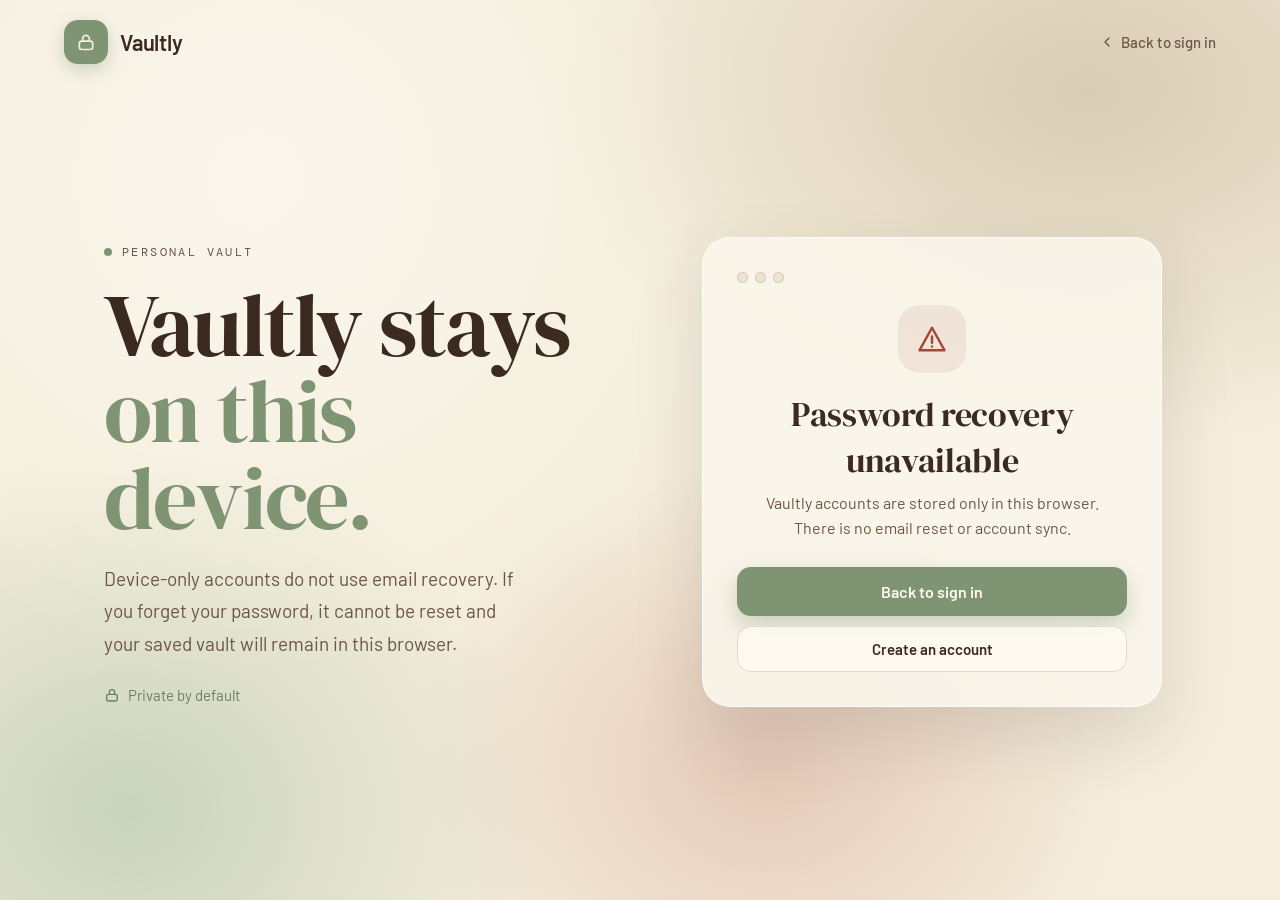
<file: forgot-password.html>
<!doctype html>
<html lang="en">
<head>
<meta charset="utf-8">
<meta name="viewport" content="width=device-width, initial-scale=1">
<meta name="robots" content="noindex">
<title>Vaultly | Forgot password</title>
<link rel="preconnect" href="https://fonts.googleapis.com">
<link rel="preconnect" href="https://fonts.gstatic.com" crossorigin>
<link href="https://fonts.googleapis.com/css2?family=Barlow:wght@400;500;600&family=DM+Mono:wght@400;500&family=DM+Serif+Display&display=swap" rel="stylesheet">
<style>
  :root{
    --cream:#F5EEDC; --cream-2:#EDE4CF; --card:rgba(250,246,236,.88);
    --brown:#3B2A20; --brown-soft:#6B5648; --sage:#7E9473; --sage-dark:#6A8160; --sage-light:#DDE5D2;
    --line:rgba(59,42,32,.14); --error:#A3473A; --error-bg:rgba(163,71,58,.09);
  }
  *{box-sizing:border-box;margin:0;padding:0}
  html,body{height:100%}
  body{font-family:'Barlow',system-ui,sans-serif;color:var(--brown);background:var(--cream);min-height:100vh;overflow-x:hidden}
  [hidden]{display:none!important}
  .bg{position:fixed;inset:0;z-index:-1;background:
    radial-gradient(900px 600px at 85% 10%, #d9ccb4 0%, transparent 60%),
    radial-gradient(700px 600px at 10% 90%, #c9d3bb 0%, transparent 60%),
    radial-gradient(600px 500px at 60% 85%, #e4c9b8 0%, transparent 60%), var(--cream)}
  .bg::after{content:"";position:absolute;inset:0;background:radial-gradient(circle at 20% 20%, rgba(255,255,255,.5), transparent 40%)}

  header{display:flex;align-items:center;justify-content:space-between;padding:20px 5vw}
  .brand{display:flex;align-items:center;gap:12px;text-decoration:none;color:var(--brown);font-weight:600;font-size:22px;letter-spacing:-.01em}
  .logo{width:44px;height:44px;border-radius:14px;background:var(--sage);display:grid;place-items:center;color:var(--cream);box-shadow:0 6px 18px rgba(126,148,115,.35)}
  .logo svg{width:20px;height:20px}
  .back{color:var(--brown-soft);text-decoration:none;font-size:15px;font-weight:500;display:flex;align-items:center;gap:6px}
  .back:hover{color:var(--brown)}

  main{display:grid;grid-template-columns:1.1fr 1fr;gap:48px;align-items:center;max-width:1200px;margin:0 auto;padding:24px 5vw 64px;min-height:calc(100vh - 84px)}
  .eyebrow{display:inline-flex;align-items:center;gap:10px;font-family:'DM Mono',monospace;font-size:12px;letter-spacing:.2em;color:var(--brown-soft);text-transform:uppercase}
  .eyebrow i{width:8px;height:8px;border-radius:50%;background:var(--sage);display:block}
  h1{font-family:'DM Serif Display',serif;font-weight:400;font-size:clamp(48px,7vw,88px);line-height:.98;letter-spacing:-.02em;margin:22px 0 22px}
  h1 em{font-style:normal;color:var(--sage)}
  .lead{font-size:19px;line-height:1.7;color:var(--brown-soft);max-width:430px}
  .private{margin-top:26px;display:flex;align-items:center;gap:8px;color:var(--sage-dark);font-size:15px}
  .private svg{width:16px;height:16px}

  .card{background:var(--card);backdrop-filter:blur(18px);-webkit-backdrop-filter:blur(18px);border:1px solid rgba(255,255,255,.7);border-radius:28px;padding:34px;box-shadow:0 30px 70px rgba(59,42,32,.14);width:100%;max-width:460px;justify-self:center}
  .dots{display:flex;gap:7px;margin-bottom:22px}
  .dots span{width:11px;height:11px;border-radius:50%;background:var(--cream-2);border:1px solid var(--line)}
  h2{font-family:'DM Serif Display',serif;font-weight:400;font-size:34px;letter-spacing:-.01em}
  .sub{color:var(--brown-soft);margin:6px 0 24px;font-size:16px;line-height:1.55}
  .sub b{color:var(--brown);font-weight:600;overflow-wrap:anywhere}

  form{display:grid;gap:16px}
  label{display:grid;gap:7px;font-size:14px;font-weight:500}
  .field{position:relative}
  .field svg.lead-ic{position:absolute;left:14px;top:50%;transform:translateY(-50%);width:18px;height:18px;color:var(--brown-soft);pointer-events:none}
  input[type=email],input[type=password],input[type=text]{width:100%;padding:14px 46px 14px 44px;background:#fffaf0;border:1px solid var(--line);border-radius:14px;font:400 16px 'Barlow',sans-serif;color:var(--brown);outline:none;transition:border-color .2s, box-shadow .2s}
  input::placeholder{color:#a79685}
  input:focus{border-color:var(--sage);box-shadow:0 0 0 4px rgba(126,148,115,.22)}
  input.bad{border-color:var(--error);box-shadow:0 0 0 4px rgba(163,71,58,.12)}
  .eye{position:absolute;right:8px;top:50%;transform:translateY(-50%);background:none;border:0;cursor:pointer;color:var(--brown-soft);padding:8px;border-radius:10px;display:grid;place-items:center}
  .eye:hover{background:var(--cream-2)}
  .eye svg{width:18px;height:18px}
  .eye.on{color:var(--sage-dark)}
  .err{color:var(--error);font-size:13px;display:none}
  .err.show{display:block}
  .alert{display:none;gap:10px;align-items:flex-start;background:var(--error-bg);border:1px solid rgba(163,71,58,.25);color:var(--error);border-radius:14px;padding:12px 14px;font-size:14px;line-height:1.45}
  .alert.show{display:flex}
  .alert svg{width:18px;height:18px;flex:none;margin-top:1px}

  .checks{display:grid;gap:7px;margin-top:-2px;font-size:14px;color:var(--brown-soft)}
  .checks li{list-style:none;display:flex;align-items:center;gap:9px}
  .checks .tick{width:18px;height:18px;border-radius:50%;border:1.5px solid rgba(59,42,32,.25);display:grid;place-items:center;color:transparent;transition:all .2s;flex:none}
  .checks .tick svg{width:11px;height:11px}
  .checks li.ok{color:var(--brown)}
  .checks li.ok .tick{background:var(--sage);border-color:var(--sage);color:#fff}

  .btn{width:100%;border:0;cursor:pointer;background:var(--sage);color:#fffaf0;padding:15px;border-radius:14px;font:600 16px 'Barlow',sans-serif;box-shadow:0 10px 24px rgba(126,148,115,.38);transition:background .2s, transform .1s, opacity .2s;display:flex;align-items:center;justify-content:center;gap:10px;text-decoration:none}
  .btn:hover{background:var(--sage-dark)}
  .btn:active{transform:translateY(1px)}
  .btn[disabled]{opacity:.7;cursor:not-allowed;transform:none}
  .btn svg{width:18px;height:18px}
  .btn-alt{width:100%;cursor:pointer;background:rgba(255,250,240,.9);border:1px solid var(--line);color:var(--brown);padding:13px;border-radius:14px;font:600 15px 'Barlow',sans-serif;display:flex;align-items:center;justify-content:center;gap:10px;transition:background .2s;text-decoration:none}
  .btn-alt:hover{background:#fff}
  .btn-alt[disabled]{opacity:.6;cursor:not-allowed}
  .spin{width:18px;height:18px;border-radius:50%;border:2.5px solid rgba(255,250,240,.4);border-top-color:#fffaf0;animation:sp .8s linear infinite;display:none}
  .loading .spin{display:block}
  .loading .arrow{display:none}
  .spin.dark{border-color:rgba(126,148,115,.3);border-top-color:var(--sage-dark);display:block;width:30px;height:30px;border-width:3px}
  @keyframes sp{to{transform:rotate(360deg)}}

  .state{text-align:center;display:grid;gap:6px;justify-items:center}
  .state .big{width:68px;height:68px;border-radius:22px;background:var(--sage-light);color:var(--sage-dark);display:grid;place-items:center;margin-bottom:12px;animation:pop .45s ease}
  .state .big svg{width:30px;height:30px}
  .state .big.warn{background:var(--error-bg);color:var(--error)}
  .state h2{margin-bottom:2px}
  .state .sub{margin:0 0 14px;max-width:340px}
  .stack{display:grid;gap:10px;width:100%;margin-top:6px}
  .note{font-size:13.5px;color:var(--brown-soft);margin-top:6px}
  @keyframes pop{0%{transform:scale(.7);opacity:0}100%{transform:none;opacity:1}}
  .switch{margin-top:22px;text-align:center;font-size:15px;color:var(--brown-soft)}
  a.link{color:var(--sage-dark);text-decoration:none;font-weight:600}
  a.link:hover{text-decoration:underline}
  .linkbtn{background:none;border:0;cursor:pointer;color:var(--sage-dark);font:600 15px 'Barlow',sans-serif}
  .linkbtn:hover{text-decoration:underline}
  .bar{height:5px;border-radius:99px;background:var(--cream-2);overflow:hidden;width:100%;margin-top:10px}
  .bar i{display:block;height:100%;width:0;background:var(--sage);animation:fill 3s linear forwards}
  @keyframes fill{to{width:100%}}

  @media (max-width:900px){main{grid-template-columns:1fr;gap:32px;padding-top:8px}h1{font-size:54px}}
  @media (max-width:480px){.card{padding:24px;border-radius:24px}.lead{font-size:17px}}
  @media (prefers-reduced-motion:reduce){*{animation:none!important;transition:none!important}}
</style>
</head>
<body>
<div class="bg"></div>
<header>
  <a class="brand" href="index.html"><span class="logo"><svg viewBox="0 0 24 24" fill="none" stroke="currentColor" stroke-width="2" stroke-linecap="round" stroke-linejoin="round"><rect x="4" y="11" width="16" height="10" rx="3"/><path d="M8 11V8a4 4 0 0 1 8 0v3"/></svg></span>Vaultly</a>
  <a class="back" href="auth.html#signin"><svg width="16" height="16" viewBox="0 0 24 24" fill="none" stroke="currentColor" stroke-width="2" stroke-linecap="round" stroke-linejoin="round"><path d="M15 18l-6-6 6-6"/></svg>Back to sign in</a>
</header>

<main>
  <section class="copy">
    <div class="eyebrow"><i></i> Personal vault</div>
    <h1>Vaultly stays<br><em>on this device.</em></h1>
    <p class="lead">Device-only accounts do not use email recovery. If you forget your password, it cannot be reset and your saved vault will remain in this browser.</p>
    <div class="private"><svg viewBox="0 0 24 24" fill="none" stroke="currentColor" stroke-width="2" stroke-linecap="round" stroke-linejoin="round"><rect x="4" y="11" width="16" height="10" rx="3"/><path d="M8 11V8a4 4 0 0 1 8 0v3"/></svg> Private by default</div>
  </section>

  <section class="card">
    <div class="dots"><span></span><span></span><span></span></div>

    <div class="state">
      <div class="big warn"><svg viewBox="0 0 24 24" fill="none" stroke="currentColor" stroke-width="2" stroke-linecap="round" stroke-linejoin="round"><path d="M12 3l10 18H2L12 3z"/><path d="M12 10v5M12 18h.01"/></svg></div>
      <h2>Password recovery unavailable</h2>
      <p class="sub">Vaultly accounts are stored only in this browser. There is no email reset or account sync.</p>
      <div class="stack">
        <a class="btn" href="auth.html#signin">Back to sign in</a>
        <a class="btn-alt" href="auth.html#signup">Create an account</a>
      </div>
    </div>
  </section>
</main>

</body>
</html>
</file>
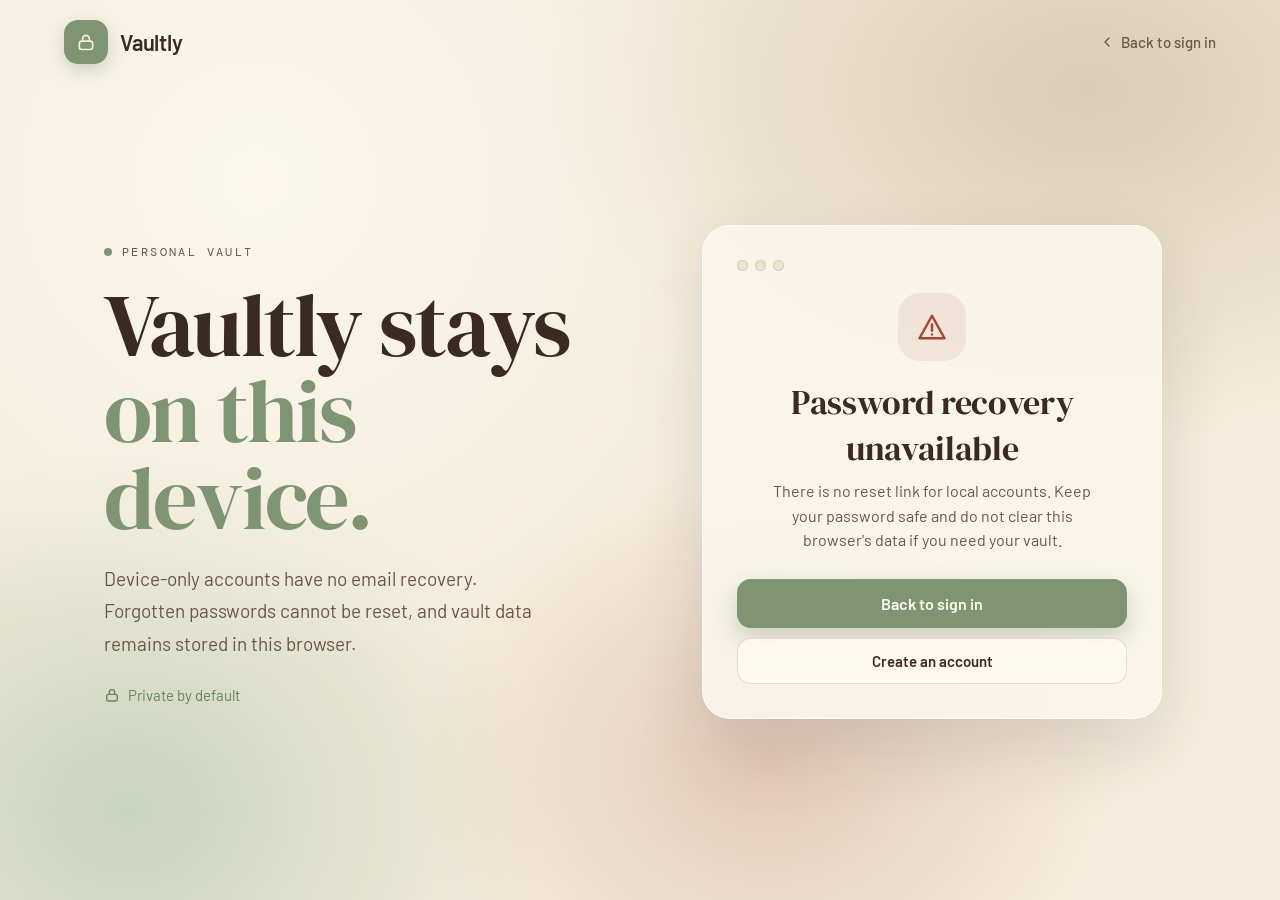
<file: reset-password.html>
<!doctype html>
<html lang="en">
<head>
<meta charset="utf-8">
<meta name="viewport" content="width=device-width, initial-scale=1">
<meta name="robots" content="noindex">
<title>Vaultly | Reset password</title>
<link rel="preconnect" href="https://fonts.googleapis.com">
<link rel="preconnect" href="https://fonts.gstatic.com" crossorigin>
<link href="https://fonts.googleapis.com/css2?family=Barlow:wght@400;500;600&family=DM+Mono:wght@400;500&family=DM+Serif+Display&display=swap" rel="stylesheet">
<style>
  :root{
    --cream:#F5EEDC; --cream-2:#EDE4CF; --card:rgba(250,246,236,.88);
    --brown:#3B2A20; --brown-soft:#6B5648; --sage:#7E9473; --sage-dark:#6A8160; --sage-light:#DDE5D2;
    --line:rgba(59,42,32,.14); --error:#A3473A; --error-bg:rgba(163,71,58,.09);
  }
  *{box-sizing:border-box;margin:0;padding:0}
  html,body{height:100%}
  body{font-family:'Barlow',system-ui,sans-serif;color:var(--brown);background:var(--cream);min-height:100vh;overflow-x:hidden}
  [hidden]{display:none!important}
  .bg{position:fixed;inset:0;z-index:-1;background:
    radial-gradient(900px 600px at 85% 10%, #d9ccb4 0%, transparent 60%),
    radial-gradient(700px 600px at 10% 90%, #c9d3bb 0%, transparent 60%),
    radial-gradient(600px 500px at 60% 85%, #e4c9b8 0%, transparent 60%), var(--cream)}
  .bg::after{content:"";position:absolute;inset:0;background:radial-gradient(circle at 20% 20%, rgba(255,255,255,.5), transparent 40%)}

  header{display:flex;align-items:center;justify-content:space-between;padding:20px 5vw}
  .brand{display:flex;align-items:center;gap:12px;text-decoration:none;color:var(--brown);font-weight:600;font-size:22px;letter-spacing:-.01em}
  .logo{width:44px;height:44px;border-radius:14px;background:var(--sage);display:grid;place-items:center;color:var(--cream);box-shadow:0 6px 18px rgba(126,148,115,.35)}
  .logo svg{width:20px;height:20px}
  .back{color:var(--brown-soft);text-decoration:none;font-size:15px;font-weight:500;display:flex;align-items:center;gap:6px}
  .back:hover{color:var(--brown)}

  main{display:grid;grid-template-columns:1.1fr 1fr;gap:48px;align-items:center;max-width:1200px;margin:0 auto;padding:24px 5vw 64px;min-height:calc(100vh - 84px)}
  .eyebrow{display:inline-flex;align-items:center;gap:10px;font-family:'DM Mono',monospace;font-size:12px;letter-spacing:.2em;color:var(--brown-soft);text-transform:uppercase}
  .eyebrow i{width:8px;height:8px;border-radius:50%;background:var(--sage);display:block}
  h1{font-family:'DM Serif Display',serif;font-weight:400;font-size:clamp(48px,7vw,88px);line-height:.98;letter-spacing:-.02em;margin:22px 0 22px}
  h1 em{font-style:normal;color:var(--sage)}
  .lead{font-size:19px;line-height:1.7;color:var(--brown-soft);max-width:430px}
  .private{margin-top:26px;display:flex;align-items:center;gap:8px;color:var(--sage-dark);font-size:15px}
  .private svg{width:16px;height:16px}

  .card{background:var(--card);backdrop-filter:blur(18px);-webkit-backdrop-filter:blur(18px);border:1px solid rgba(255,255,255,.7);border-radius:28px;padding:34px;box-shadow:0 30px 70px rgba(59,42,32,.14);width:100%;max-width:460px;justify-self:center}
  .dots{display:flex;gap:7px;margin-bottom:22px}
  .dots span{width:11px;height:11px;border-radius:50%;background:var(--cream-2);border:1px solid var(--line)}
  h2{font-family:'DM Serif Display',serif;font-weight:400;font-size:34px;letter-spacing:-.01em}
  .sub{color:var(--brown-soft);margin:6px 0 24px;font-size:16px;line-height:1.55}
  .sub b{color:var(--brown);font-weight:600;overflow-wrap:anywhere}

  form{display:grid;gap:16px}
  label{display:grid;gap:7px;font-size:14px;font-weight:500}
  .field{position:relative}
  .field svg.lead-ic{position:absolute;left:14px;top:50%;transform:translateY(-50%);width:18px;height:18px;color:var(--brown-soft);pointer-events:none}
  input[type=email],input[type=password],input[type=text]{width:100%;padding:14px 46px 14px 44px;background:#fffaf0;border:1px solid var(--line);border-radius:14px;font:400 16px 'Barlow',sans-serif;color:var(--brown);outline:none;transition:border-color .2s, box-shadow .2s}
  input::placeholder{color:#a79685}
  input:focus{border-color:var(--sage);box-shadow:0 0 0 4px rgba(126,148,115,.22)}
  input.bad{border-color:var(--error);box-shadow:0 0 0 4px rgba(163,71,58,.12)}
  .eye{position:absolute;right:8px;top:50%;transform:translateY(-50%);background:none;border:0;cursor:pointer;color:var(--brown-soft);padding:8px;border-radius:10px;display:grid;place-items:center}
  .eye:hover{background:var(--cream-2)}
  .eye svg{width:18px;height:18px}
  .eye.on{color:var(--sage-dark)}
  .err{color:var(--error);font-size:13px;display:none}
  .err.show{display:block}
  .alert{display:none;gap:10px;align-items:flex-start;background:var(--error-bg);border:1px solid rgba(163,71,58,.25);color:var(--error);border-radius:14px;padding:12px 14px;font-size:14px;line-height:1.45}
  .alert.show{display:flex}
  .alert svg{width:18px;height:18px;flex:none;margin-top:1px}

  .checks{display:grid;gap:7px;margin-top:-2px;font-size:14px;color:var(--brown-soft)}
  .checks li{list-style:none;display:flex;align-items:center;gap:9px}
  .checks .tick{width:18px;height:18px;border-radius:50%;border:1.5px solid rgba(59,42,32,.25);display:grid;place-items:center;color:transparent;transition:all .2s;flex:none}
  .checks .tick svg{width:11px;height:11px}
  .checks li.ok{color:var(--brown)}
  .checks li.ok .tick{background:var(--sage);border-color:var(--sage);color:#fff}

  .btn{width:100%;border:0;cursor:pointer;background:var(--sage);color:#fffaf0;padding:15px;border-radius:14px;font:600 16px 'Barlow',sans-serif;box-shadow:0 10px 24px rgba(126,148,115,.38);transition:background .2s, transform .1s, opacity .2s;display:flex;align-items:center;justify-content:center;gap:10px;text-decoration:none}
  .btn:hover{background:var(--sage-dark)}
  .btn:active{transform:translateY(1px)}
  .btn[disabled]{opacity:.7;cursor:not-allowed;transform:none}
  .btn svg{width:18px;height:18px}
  .btn-alt{width:100%;cursor:pointer;background:rgba(255,250,240,.9);border:1px solid var(--line);color:var(--brown);padding:13px;border-radius:14px;font:600 15px 'Barlow',sans-serif;display:flex;align-items:center;justify-content:center;gap:10px;transition:background .2s;text-decoration:none}
  .btn-alt:hover{background:#fff}
  .btn-alt[disabled]{opacity:.6;cursor:not-allowed}
  .spin{width:18px;height:18px;border-radius:50%;border:2.5px solid rgba(255,250,240,.4);border-top-color:#fffaf0;animation:sp .8s linear infinite;display:none}
  .loading .spin{display:block}
  .loading .arrow{display:none}
  .spin.dark{border-color:rgba(126,148,115,.3);border-top-color:var(--sage-dark);display:block;width:30px;height:30px;border-width:3px}
  @keyframes sp{to{transform:rotate(360deg)}}

  .state{text-align:center;display:grid;gap:6px;justify-items:center}
  .state .big{width:68px;height:68px;border-radius:22px;background:var(--sage-light);color:var(--sage-dark);display:grid;place-items:center;margin-bottom:12px;animation:pop .45s ease}
  .state .big svg{width:30px;height:30px}
  .state .big.warn{background:var(--error-bg);color:var(--error)}
  .state h2{margin-bottom:2px}
  .state .sub{margin:0 0 14px;max-width:340px}
  .stack{display:grid;gap:10px;width:100%;margin-top:6px}
  .note{font-size:13.5px;color:var(--brown-soft);margin-top:6px}
  @keyframes pop{0%{transform:scale(.7);opacity:0}100%{transform:none;opacity:1}}
  .switch{margin-top:22px;text-align:center;font-size:15px;color:var(--brown-soft)}
  a.link{color:var(--sage-dark);text-decoration:none;font-weight:600}
  a.link:hover{text-decoration:underline}
  .linkbtn{background:none;border:0;cursor:pointer;color:var(--sage-dark);font:600 15px 'Barlow',sans-serif}
  .linkbtn:hover{text-decoration:underline}
  .bar{height:5px;border-radius:99px;background:var(--cream-2);overflow:hidden;width:100%;margin-top:10px}
  .bar i{display:block;height:100%;width:0;background:var(--sage);animation:fill 3s linear forwards}
  @keyframes fill{to{width:100%}}

  @media (max-width:900px){main{grid-template-columns:1fr;gap:32px;padding-top:8px}h1{font-size:54px}}
  @media (max-width:480px){.card{padding:24px;border-radius:24px}.lead{font-size:17px}}
  @media (prefers-reduced-motion:reduce){*{animation:none!important;transition:none!important}}
</style>
</head>
<body>
<div class="bg"></div>
<header>
  <a class="brand" href="index.html"><span class="logo"><svg viewBox="0 0 24 24" fill="none" stroke="currentColor" stroke-width="2" stroke-linecap="round" stroke-linejoin="round"><rect x="4" y="11" width="16" height="10" rx="3"/><path d="M8 11V8a4 4 0 0 1 8 0v3"/></svg></span>Vaultly</a>
  <a class="back" href="auth.html#signin"><svg width="16" height="16" viewBox="0 0 24 24" fill="none" stroke="currentColor" stroke-width="2" stroke-linecap="round" stroke-linejoin="round"><path d="M15 18l-6-6 6-6"/></svg>Back to sign in</a>
</header>

<main>
  <section class="copy">
    <div class="eyebrow"><i></i> Personal vault</div>
    <h1>Vaultly stays<br><em>on this device.</em></h1>
    <p class="lead">Device-only accounts have no email recovery. Forgotten passwords cannot be reset, and vault data remains stored in this browser.</p>
    <div class="private"><svg viewBox="0 0 24 24" fill="none" stroke="currentColor" stroke-width="2" stroke-linecap="round" stroke-linejoin="round"><rect x="4" y="11" width="16" height="10" rx="3"/><path d="M8 11V8a4 4 0 0 1 8 0v3"/></svg> Private by default</div>
  </section>

  <section class="card">
    <div class="dots"><span></span><span></span><span></span></div>
    <div class="state">
      <div class="big warn"><svg viewBox="0 0 24 24" fill="none" stroke="currentColor" stroke-width="2" stroke-linecap="round" stroke-linejoin="round"><path d="M12 3l10 18H2L12 3z"/><path d="M12 10v5M12 18h.01"/></svg></div>
      <h2>Password recovery unavailable</h2>
      <p class="sub">There is no reset link for local accounts. Keep your password safe and do not clear this browser's data if you need your vault.</p>
      <div class="stack">
        <a class="btn" href="auth.html#signin">Back to sign in</a>
        <a class="btn-alt" href="auth.html#signup">Create an account</a>
      </div>
    </div>
  </section>
</main>
</body>
</html>
</file>
<file: style.css>
:root {
  --bg: #ffffff;
  --surface: rgba(250, 248, 241, 0.88);
  --surface-2: #e8e4d8;
  --line: rgba(74, 58, 43, 0.16);
  --text: #3d3026;
  --muted: #756d60;
  --accent: #87977a;
  --accent-2: #687b5d;
  --teal: #758b70;
  --amber: #a17b4e;
  --rose: #a87969;
  --radius: 18px;
  --ease: cubic-bezier(0.22, 1, 0.36, 1);
}

* { box-sizing: border-box; margin: 0; padding: 0; }
html { scroll-behavior: smooth; }
body {
  font-family: "Barlow", system-ui, sans-serif;
  background: var(--bg);
  color: var(--text);
  line-height: 1.5;
  overflow-x: hidden;
  -webkit-font-smoothing: antialiased;
}
a { color: inherit; text-decoration: none; }
button, input { font: inherit; color: inherit; }
.mono { font-family: "JetBrains Mono", monospace; }
.grad {
  background: linear-gradient(90deg, #a6b29a, #87977a, #687b5d, #a6b29a);
  background-size: 200% auto;
  -webkit-background-clip: text; background-clip: text;
  -webkit-text-fill-color: transparent; color: transparent;
  animation: shimmer 5s linear infinite;
}
@keyframes shimmer { to { background-position: 200% center; } }

/* ---------- Ambient ---------- */
.scroll-progress {
  position: fixed; top: 0; left: 0; height: 3px; width: 100%;
  background: linear-gradient(90deg, var(--accent-2), var(--accent), var(--teal));
  transform-origin: left; transform: scaleX(0); z-index: 200;
}
.video-backdrop {
  position: fixed; inset: 0; z-index: 0; overflow: hidden; pointer-events: none;
}
#particles { position: fixed; inset: 0; width: 100%; height: 100%; pointer-events: none; }
.cursor-glow {
  position: fixed; width: 420px; height: 420px; border-radius: 50%;
  background: radial-gradient(circle, rgba(135, 151, 122, 0.2), transparent 65%);
  transform: translate(-50%, -50%); left: -500px; top: -500px;
  pointer-events: none; z-index: 1; transition: opacity 0.3s;
}
.orb { position: fixed; border-radius: 50%; filter: blur(90px); opacity: 0.5; z-index: 0; pointer-events: none; }
.orb-1 { width: 420px; height: 420px; background: #87977a; top: -120px; left: -100px; animation: drift1 18s ease-in-out infinite alternate; }
.orb-2 { width: 360px; height: 360px; background: #a8b49b; top: 40%; right: -140px; opacity: 0.22; animation: drift2 22s ease-in-out infinite alternate; }
.orb-3 { width: 380px; height: 380px; background: #b7a18b; bottom: -140px; left: 30%; opacity: 0.2; animation: drift1 26s ease-in-out infinite alternate-reverse; }
@keyframes drift1 { to { transform: translate(120px, 90px) scale(1.15); } }
@keyframes drift2 { to { transform: translate(-140px, -80px) scale(0.9); } }

.background-video, .video-shade { position: absolute; inset: 0; width: 100%; height: 100%; }
.background-video { object-fit: cover; opacity: 1; }
.video-shade { background: rgba(244, 241, 232, 0.3); }
.orb { z-index: 0; }
.cursor-glow { z-index: 1; }
#particles { z-index: 2; }
main, .footer, .nav { position: relative; z-index: 3; }

/* ---------- Nav ---------- */
.nav {
  position: fixed; top: 0; left: 0; right: 0; z-index: 100;
  display: flex; align-items: center; justify-content: space-between;
  padding: 16px clamp(20px, 5vw, 64px);
  transition: background 0.4s, backdrop-filter 0.4s, border-color 0.4s, padding 0.4s;
  border-bottom: 1px solid transparent;
  background: transparent; backdrop-filter: none;
  animation: slideDown 0.9s var(--ease) both;
}
.nav.scrolled {
  background: #fff; backdrop-filter: blur(8px);
  border-color: var(--line); padding-top: 10px; padding-bottom: 10px;
}
@keyframes slideDown { from { transform: translateY(-100%); opacity: 0; } }
.brand { display: flex; align-items: center; gap: 10px; font-weight: 700; font-size: 20px; letter-spacing: -0.02em; }
.brand.small { font-size: 16px; }
.brand-mark {
  display: block; width: 34px; height: 34px; flex: none; object-fit: cover; border-radius: 10px;
  box-shadow: 0 6px 20px rgba(76, 91, 67, 0.24);
}
.brand.small .brand-mark { width: 26px; height: 26px; border-radius: 8px; }
.nav-links { display: flex; gap: 6px; }
.nav-links a {
  position: relative; padding: 8px 14px; color: var(--muted); font-weight: 500; font-size: 15px; transition: color 0.25s;
}
.nav-links a::after {
  content: ""; position: absolute; left: 14px; right: 14px; bottom: 2px; height: 2px; border-radius: 2px;
  background: var(--accent); transform: scaleX(0); transform-origin: right; transition: transform 0.35s var(--ease);
}
.nav-links a:hover { color: var(--text); }
.nav-links a:hover::after { transform: scaleX(1); transform-origin: left; }
.nav-actions { display: flex; align-items: center; gap: 10px; }
.burger { display: none; width: 40px; height: 40px; background: none; border: 1px solid var(--line); border-radius: 10px; cursor: pointer; position: relative; }
.burger span { position: absolute; left: 11px; right: 11px; height: 2px; background: var(--text); border-radius: 2px; transition: transform 0.3s var(--ease); }
.burger span:first-child { top: 15px; } .burger span:last-child { top: 23px; }
.burger.open span:first-child { transform: translateY(4px) rotate(45deg); }
.burger.open span:last-child { transform: translateY(-4px) rotate(-45deg); }

/* ---------- Buttons ---------- */
.btn {
  position: relative; display: inline-flex; align-items: center; gap: 10px; overflow: hidden;
  padding: 14px 22px; border-radius: 12px; font-weight: 600; font-size: 15px; cursor: pointer; border: 1px solid transparent;
  transition: transform 0.25s var(--ease), box-shadow 0.3s, background 0.3s, border-color 0.3s;
}
.btn-sm { padding: 9px 16px; font-size: 14px; border-radius: 10px; }
.btn-primary { background: var(--accent); color: #fffdf6; }
.btn-primary:hover { background: #718367; transform: translateY(-2px); }
.btn-dark { background: var(--surface-2); border-color: var(--line); color: var(--text); }
.btn-dark:hover { border-color: rgba(104, 123, 93,  0.5); transform: translateY(-2px); }
.btn-ghost { color: var(--muted); }
.btn-ghost:hover { color: var(--text); }
.btn-glow { box-shadow: 0 8px 30px rgba(104, 123, 93, 0.25); animation: pulseGlow 2.8s ease-in-out infinite; }
@keyframes pulseGlow { 50% { box-shadow: 0 8px 46px rgba(104, 123, 93, 0.4); } }
.btn::before {
  content: ""; position: absolute; top: 0; left: -120%; width: 60%; height: 100%;
  background: linear-gradient(100deg, transparent, rgba(255, 255, 255, 0.35), transparent);
  transform: skewX(-20deg); transition: left 0.7s var(--ease);
}
.btn:hover::before { left: 140%; }
.ripple {
  position: absolute; border-radius: 50%; background: rgba(255, 255, 255, 0.4); transform: scale(0);
  animation: ripple 0.6s ease-out forwards; pointer-events: none;
}
@keyframes ripple { to { transform: scale(4); opacity: 0; } }

/* ---------- Hero ---------- */
.hero {
  min-height: 100vh; min-height: 100svh; display: grid; grid-template-columns: minmax(0, 0.95fr) minmax(0, 1.05fr); align-items: center; align-content: center; gap: clamp(24px, 4vw, 64px);
  padding: 88px clamp(28px, 7vw, 96px) 68px; position: relative;
}
.eyebrow {
  display: flex; align-items: center; gap: 12px; font-family: "JetBrains Mono", monospace;
  font-size: 12px; letter-spacing: 0.16em; text-transform: uppercase; color: var(--muted); margin-bottom: 26px;
}
.eyebrow .dot { width: 8px; height: 8px; border-radius: 50%; background: var(--accent); box-shadow: 0 0 0 0 rgba(135, 151, 122, 0.7); animation: ping 2s infinite; }
.eyebrow .sep { width: 1px; height: 14px; background: var(--line); }
@keyframes ping { 70% { box-shadow: 0 0 0 10px rgba(135, 151, 122, 0); } 100% { box-shadow: 0 0 0 0 rgba(135, 151, 122, 0); } }

.hero-title { font-family: Georgia, "Times New Roman", serif; font-size: clamp(48px, 6vw, 82px); line-height: 0.98; letter-spacing: -0.045em; font-weight: 600; }
.hero-copy {
  position: relative; isolation: isolate; padding: clamp(20px, 3vw, 34px) 0;
}
.hero-copy::before {
  content: ""; position: absolute; z-index: -1; inset: -10% -18% -10% -14%;
  background: radial-gradient(ellipse at 42% 50%, rgba(250, 248, 241, 0.82), rgba(250, 248, 241, 0.5) 55%, transparent 78%);
  pointer-events: none;
}
.hero-title .line { display: block; overflow: hidden; padding: 0 0 0.12em; }
.hero-title .word { display: inline-block; transform: translateY(110%); animation: wordUp 1s var(--ease) forwards; }
.hero-title .word:nth-child(1) { animation-delay: 0.15s; }
.hero-title .word:nth-child(2) { animation-delay: 0.28s; }
@keyframes wordUp { to { transform: translateY(0); } }
.hero-title .accent { color: var(--accent); }
.rotator { position: relative; display: inline-block; min-width: 6ch; height: 1.1em; vertical-align: top; }
.rot-item {
  position: absolute; left: 0; top: 0; white-space: nowrap;
  transform: translateY(110%); opacity: 0; transition: transform 0.8s var(--ease), opacity 0.6s;
}
.rot-item.active { transform: translateY(0); opacity: 1; }
.rot-item.leave { transform: translateY(-110%); opacity: 0; }
.rotator { animation: wordUp 1s var(--ease) 0.45s both; }

.hero-sub { max-width: 400px; font-size: 19px; color: #5e5145; margin-top: 22px; }
.private-tag { display: flex; align-items: center; gap: 8px; color: var(--teal); font-size: 14px; margin: 28px 0 20px; }
.hero-cta { display: flex; flex-wrap: wrap; gap: 14px; }

.reveal { opacity: 0; transform: translateY(34px); transition: opacity 0.9s var(--ease) var(--d, 0s), transform 0.9s var(--ease) var(--d, 0s); }
.reveal.in { opacity: 1; transform: none; }
.hero .reveal { animation: fadeUp 0.9s var(--ease) var(--d, 0s) both; opacity: 1; transform: none; transition: none; }
@keyframes fadeUp { from { opacity: 0; transform: translateY(30px); } }

/* Hero visual */
.hero-visual { position: relative; height: min(58vh, 500px); min-height: 390px; perspective: 1000px; animation: fadeUp 1.2s var(--ease) 0.5s both; }
.float-layer { position: absolute; transition: transform 0.25s ease-out; will-change: transform; }
.hero-visual > .float-layer:first-child { inset: 20px 12px 20px 12px; }
.vault-window {
  background: rgba(250, 248, 241, 0.96); border: 1px solid rgba(255, 255, 255, 0.78);
  border-radius: 22px; padding: 14px; box-shadow: 0 24px 60px rgba(61, 48, 38, 0.2), 0 0 0 1px rgba(135, 151, 122, 0.16);
}
.vw-bar { display: flex; align-items: center; gap: 6px; margin-bottom: 14px; font-size: 12px; color: var(--muted); }
.vw-bar i { width: 10px; height: 10px; border-radius: 50%; background: #c9c2b3; }
.vw-bar span { margin-left: 10px; font-family: "JetBrains Mono", monospace; }
.vw-grid {
  display: grid; grid-template-columns: repeat(6, minmax(0, 1fr)); grid-template-rows: 1.08fr 0.9fr 0.72fr;
  grid-template-areas: "feature feature feature video-a video-a video-a" "still-a still-a still-b still-b still-c still-c" "video-b video-b video-b video-b video-b video-b";
  gap: 10px; height: calc(100% - 34px);
}
.vw-grid .ph { min-width: 0; min-height: 0; animation: tileIn 0.8s var(--ease) both; transition: transform 0.35s var(--ease), box-shadow 0.35s var(--ease); }
.vw-grid .ph:hover { transform: translateY(-4px) scale(1.025); box-shadow: 0 12px 24px rgba(61, 48, 38, 0.2); z-index: 3; }
.vw-grid .p1 { grid-area: feature; }
.vw-grid .p2 { grid-area: video-a; }
.vw-grid .p3 { grid-area: still-a; }
.vw-grid .p4 { grid-area: still-b; }
.vw-grid .p5 { grid-area: still-c; }
.vw-grid .p6 { grid-area: video-b; }
.vw-grid .ph:nth-child(1) { animation-delay: 0.9s; } .vw-grid .ph:nth-child(2) { animation-delay: 1s; }
.vw-grid .ph:nth-child(3) { animation-delay: 1.1s; } .vw-grid .ph:nth-child(4) { animation-delay: 1.2s; }
.vw-grid .ph:nth-child(5) { animation-delay: 1.3s; } .vw-grid .ph:nth-child(6) { animation-delay: 1.4s; }
@keyframes tileIn { from { opacity: 0; transform: scale(0.7) translateY(20px); } }

.ph { position: relative; border-radius: 12px; overflow: hidden; display: block; }
.vw-grid .p1 { border-radius: 18px 12px 12px 12px; }
.vw-grid .p3 { border-radius: 12px 18px 12px 12px; }
.vw-grid .p6 { border-radius: 12px 12px 18px 12px; }
.ph::after { content: ""; position: absolute; inset: 0; background: linear-gradient(115deg, transparent 30%, rgba(255, 255, 255, 0.14) 50%, transparent 70%); transform: translateX(-100%); animation: sheen 4.5s ease-in-out infinite; }
.vw-grid .ph:nth-child(2n)::after { animation-delay: 1.2s; } .vw-grid .ph:nth-child(3n)::after { animation-delay: 2.4s; }
@keyframes sheen { 55%, 100% { transform: translateX(100%); } }
/* Photos sit on top of the gradient fallback */
.ph img, .ph video, .coll-img img { position: absolute; inset: 0; width: 100%; height: 100%; object-fit: cover; z-index: 1; }
.ph::after, .coll-img::after { z-index: 2; }
.p1 { background: linear-gradient(135deg, #87977a, #c7cdbb); }
.p2 { background: linear-gradient(160deg, #687b5d, #b6c0a9); }
.p3 { background: linear-gradient(135deg, #c5aa7d, #d7c6a9); }
.p4 { background: linear-gradient(160deg, #7d8c75, #c5cabb); }
.p5 { background: linear-gradient(135deg, #a87969, #d2b3a5); }
.p6 { background: linear-gradient(160deg, #687b5d, #aab79d); }
.play { position: absolute; right: 8px; bottom: 8px; width: 24px; height: 24px; border-radius: 50%; background: rgba(40, 31, 24, 0.72); border: 1px solid rgba(255, 255, 255, 0.85); z-index: 2; }
.play::before { content: ""; position: absolute; left: 9px; top: 7px; border-left: 8px solid #fff; border-top: 5px solid transparent; border-bottom: 5px solid transparent; }

.chip-card {
  display: flex; align-items: center; gap: 12px; padding: 12px 16px; white-space: nowrap;
  background: rgba(250, 248, 241, 0.88); backdrop-filter: blur(12px); border: 1px solid var(--line); border-radius: 16px;
  box-shadow: 0 18px 40px rgba(61, 48, 38, 0.16);
}
.chip-card small { display: block; font-size: 12px; color: var(--muted); }
.chip-card b { font-size: 18px; font-weight: 700; }
.chip-card em { font-style: normal; font-size: 12px; color: var(--accent); font-family: "JetBrains Mono", monospace; }
.bob { animation: bob 6s ease-in-out infinite; animation-delay: var(--bd, 0s); }
@keyframes bob { 50% { transform: translateY(-14px) rotate(0.6deg); } }
.chip-ico, .stat-ico { display: grid; place-items: center; width: 38px; height: 38px; border-radius: 11px; flex: none; }
.stat-ico { width: 42px; height: 42px; }
.violet { background: rgba(135, 151, 122, 0.2); color: var(--accent-2); }
.teal { background: rgba(117, 139, 112, 0.16); color: var(--teal); }
.amber { background: rgba(161, 123, 78, 0.16); color: var(--amber); }
.rose { background: rgba(168, 121, 105, 0.16); color: var(--rose); }

.scroll-hint { position: absolute; left: 50%; bottom: 22px; width: 24px; height: 38px; border: 2px solid var(--line); border-radius: 14px; transform: translateX(-50%); }
.scroll-hint span { position: absolute; left: 50%; top: 7px; width: 3px; height: 8px; margin-left: -1.5px; border-radius: 2px; background: var(--accent); animation: wheel 1.8s infinite; }
@keyframes wheel { to { transform: translateY(14px); opacity: 0; } }

/* ---------- Marquee ---------- */
.marquee { overflow: hidden; border-block: 1px solid var(--line); padding: 18px 0; background: rgba(250, 248, 241, 0.84); mask-image: linear-gradient(90deg, transparent, #000 10%, #000 90%, transparent); }
.marquee-track { display: flex; gap: 48px; width: max-content; animation: marquee 32s linear infinite; }
.marquee:hover .marquee-track { animation-play-state: paused; }
.marquee-track span { font-size: 22px; font-weight: 600; color: var(--muted); display: flex; align-items: center; gap: 48px; letter-spacing: -0.02em; }
.marquee-track span::after { content: "✦"; color: var(--accent); font-size: 14px; }
@keyframes marquee { to { transform: translateX(-50%); } }

/* ---------- Sections ---------- */
.section { padding: 110px clamp(20px, 5vw, 64px) 10px; max-width: 1280px; margin: 0 auto; }
.section-head { position: relative; margin-bottom: 40px; }
.kicker { font-family: "JetBrains Mono", monospace; font-size: 12px; letter-spacing: 0.16em; text-transform: uppercase; color: var(--muted); margin-bottom: 12px; }
.section-head h2, .privacy-copy h2, .cta h2 { font-size: clamp(32px, 4.4vw, 54px); line-height: 1.05; letter-spacing: -0.04em; font-weight: 600; }
.view-all { position: absolute; right: 0; bottom: 6px; display: inline-flex; align-items: center; gap: 4px; color: var(--accent); font-weight: 600; font-size: 14px; }
.view-all svg { transition: transform 0.3s var(--ease); } .view-all:hover svg { transform: translateX(5px); }

/* ---------- Stats ---------- */
.stats { display: grid; grid-template-columns: repeat(2, 1fr); gap: 14px; max-width: 1280px; margin: 0 auto; padding: 70px clamp(20px, 5vw, 64px) 0; }
.stat, .bento-card, .coll, blockquote, .privacy-card {
  background: linear-gradient(160deg, rgba(250, 248, 241, 0.97), rgba(238, 235, 224, 0.94)); border: 1px solid var(--line); border-radius: var(--radius);
}
.stat { display: flex; align-items: center; gap: 16px; padding: 22px 24px; }
.stat:first-child { border-color: rgba(104, 123, 93, 0.35); background: linear-gradient(160deg, rgba(135, 151, 122, 0.2), rgba(250, 248, 241, 0.82)); }
.stat-body small { display: block; color: var(--muted); font-size: 14px; }
.stat-body b { font-size: 34px; font-weight: 700; letter-spacing: -0.02em; line-height: 1.1; }
.stat-side { margin-left: auto; text-align: right; font-size: 12px; color: var(--muted); }
.stat-side strong { display: block; color: var(--accent); font-family: "JetBrains Mono", monospace; font-weight: 500; }
.active-tag { color: var(--teal); position: relative; padding-left: 14px; }
.active-tag::before { content: ""; position: absolute; left: 0; top: 50%; width: 6px; height: 6px; margin-top: -3px; border-radius: 50%; background: var(--teal); animation: ping 2s infinite; }

/* Tilt (JS sets --rx --ry --mx --my) */
.tilt { transform-style: preserve-3d; position: relative; }
.tilt.in, .tilt:not(.reveal) { transform: perspective(900px) rotateX(var(--rx, 0deg)) rotateY(var(--ry, 0deg)); }
.tilt.in { transition: transform 0.15s ease-out, opacity 0.9s var(--ease) var(--d, 0s), border-color 0.3s; }
.tilt::before {
  content: ""; position: absolute; inset: 0; border-radius: inherit; pointer-events: none; opacity: 0; transition: opacity 0.3s;
  background: radial-gradient(260px circle at var(--mx, 50%) var(--my, 50%), rgba(135, 151, 122, 0.2), transparent 60%);
}
.tilt:hover::before { opacity: 1; }
.tilt:hover { border-color: rgba(104, 123, 93, 0.45); }

/* ---------- Collections ---------- */
.collections { display: grid; grid-template-columns: repeat(4, 1fr); gap: 16px; }
.coll { padding: 12px; display: block; }
.coll-img { height: 190px; border-radius: 12px; position: relative; overflow: hidden; transition: transform 0.6s var(--ease); }
.coll:hover .coll-img { transform: scale(1.04); }
.coll-img::after { content: ""; position: absolute; inset: 0; background: radial-gradient(circle at 70% 20%, rgba(255, 255, 255, 0.25), transparent 50%); }
.c1 { background: linear-gradient(135deg, #87977a, #c7cdbb); }
.c2 { background: linear-gradient(135deg, #687b5d, #b6c0a9); }
.c3 { background: linear-gradient(135deg, #c5aa7d, #d7c6a9); }
.c4 { background: linear-gradient(135deg, #7d8c75, #c5cabb); }
.coll-info { display: flex; justify-content: space-between; align-items: baseline; padding: 14px 6px 4px; }
.coll-info b { font-size: 18px; letter-spacing: -0.02em; } .coll-info span { font-size: 13px; color: var(--muted); font-family: "JetBrains Mono", monospace; }

/* ---------- Bento ---------- */
.bento { display: grid; grid-template-columns: repeat(3, 1fr); gap: 16px; }
.bento-card { padding: 28px; }
.bento-card.big { grid-column: span 2; grid-row: span 2; display: flex; flex-direction: column; gap: 24px; }
.bento-card.wide { grid-column: span 3; display: grid; grid-template-columns: auto 1fr 1.4fr; align-items: center; gap: 20px; }
.bento-card h3 { font-size: 24px; letter-spacing: -0.03em; margin: 16px 0 8px; font-weight: 600; }
.bento-card.big h3, .bento-card.wide h3 { margin-top: 0; }
.bento-card p { color: var(--muted); font-size: 16px; }
kbd { font-family: "JetBrains Mono", monospace; font-size: 12px; background: var(--surface-2); border: 1px solid var(--line); border-bottom-width: 2px; border-radius: 6px; padding: 2px 7px; color: var(--text); }
.upload-demo { display: grid; gap: 10px; margin-top: auto; }
.drop { display: grid; place-items: center; gap: 4px; padding: 22px; border: 1.5px dashed rgba(104, 123, 93, 0.45); border-radius: 14px; color: var(--muted); animation: dashPulse 3s ease-in-out infinite; }
.drop-ico { display: grid; place-items: center; width: 34px; height: 34px; border-radius: 50%; background: rgba(135, 151, 122, 0.2); color: var(--accent-2); font-weight: 700; animation: bob 3s ease-in-out infinite; }
@keyframes dashPulse { 50% { border-color: rgba(104, 123, 93, 0.8); background: rgba(135, 151, 122, 0.08); } }
.file-row { display: flex; align-items: center; gap: 12px; padding: 8px 12px; background: var(--surface); border: 1px solid var(--line); border-radius: 12px; font-size: 14px; }
.file-row .ph { width: 34px; height: 34px; border-radius: 8px; flex: none; }
.file-row .ph::after { display: none; }
.file-row span { width: 110px; flex: none; }
.bar { flex: 1; height: 6px; border-radius: 4px; background: rgba(61, 48, 38, 0.1); overflow: hidden; }
.bar u { display: block; height: 100%; width: 0; border-radius: 4px; background: linear-gradient(90deg, var(--accent-2), var(--teal)); }
.bento-card.in .bar u, .bento-card .bar u { animation: fill 3.2s var(--ease) infinite; }
@keyframes fill { 0% { width: 0; } 70%, 100% { width: var(--w, 55%); } }

/* ---------- Memory gallery ---------- */
.memory-strip { margin-top: 72px; }
.memory-strip-head { display: flex; justify-content: space-between; align-items: end; gap: 20px; margin-bottom: 20px; }
.memory-strip-head .kicker { margin-bottom: 6px; }
.memory-strip-head h3 { font-size: clamp(24px, 3vw, 34px); letter-spacing: -0.035em; font-weight: 600; }
.gallery-controls { display: flex; gap: 8px; }
.gallery-controls button {
  display: grid; place-items: center; width: 42px; height: 42px; border: 1px solid var(--line); border-radius: 50%;
  background: var(--surface); color: var(--text); cursor: pointer; transition: transform 0.25s var(--ease), background 0.25s, border-color 0.25s;
}
.gallery-controls button:hover { transform: translateY(-2px); background: var(--surface-2); border-color: var(--accent); }
.gallery-controls button:focus-visible { outline: 2px solid var(--accent); outline-offset: 3px; }
.gallery-controls svg { width: 19px; height: 19px; }
.memory-gallery {
  display: grid; grid-auto-columns: minmax(230px, 30%); grid-auto-flow: column; gap: 14px; overflow-x: auto;
  padding: 4px 2px 14px; scroll-snap-type: x mandatory; scrollbar-color: var(--accent) var(--surface-2); scrollbar-width: thin;
}
.memory-card {
  height: 260px; position: relative; overflow: hidden; border: 1px solid var(--line); border-radius: var(--radius);
  background: var(--surface-2); scroll-snap-align: start; isolation: isolate;
}
.memory-card::after { content: ""; position: absolute; inset: 30% 0 0; background: linear-gradient(transparent, rgba(28, 29, 24, 0.72)); pointer-events: none; }
.memory-card img { width: 100%; height: 100%; display: block; object-fit: cover; transition: transform 0.8s var(--ease); }
.memory-card:hover img { transform: scale(1.07); }
.memory-card figcaption { position: absolute; z-index: 1; bottom: 18px; left: 18px; color: #fff; font-size: 18px; font-weight: 600; letter-spacing: -0.02em; }
.gallery-hint { margin-top: 8px; color: var(--muted); font-size: 13px; }

/* ---------- Steps ---------- */
.steps { position: relative; display: grid; grid-template-columns: repeat(3, 1fr); gap: 24px; }
.steps-line { position: absolute; top: 34px; left: 8%; right: 8%; height: 2px; background: var(--line); }
.steps-line u { display: block; height: 100%; width: 0; background: linear-gradient(90deg, var(--accent-2), var(--teal)); transition: width 1.8s var(--ease) 0.3s; }
.steps.in .steps-line u { width: 100%; }
.step { position: relative; text-align: center; padding: 0 12px; }
.step-photo { display: block; width: 100%; height: 190px; object-fit: cover; border: 1px solid var(--line); border-radius: var(--radius); margin-bottom: 22px; box-shadow: 0 12px 30px rgba(61, 48, 38, 0.08); transition: transform 0.6s var(--ease), box-shadow 0.6s var(--ease); }
.step:hover .step-photo { transform: translateY(-5px); box-shadow: 0 18px 34px rgba(61, 48, 38, 0.16); }
.step-num {
  display: grid; place-items: center; width: 68px; height: 68px; margin: 0 auto 20px; border-radius: 50%;
  background: var(--bg); border: 2px solid var(--accent-2); color: var(--accent); font-family: "JetBrains Mono", monospace; font-weight: 500;
  box-shadow: 0 0 0 8px var(--bg), 0 0 30px rgba(104, 123, 93, 0.25); transition: transform 0.4s var(--ease);
}
.step:hover .step-num { transform: scale(1.12) rotate(-6deg); }
.step h3 { font-size: 22px; letter-spacing: -0.03em; margin-bottom: 6px; } .step p { color: var(--muted); max-width: 260px; margin: 0 auto; }

/* ---------- Privacy ---------- */
.privacy { display: grid; grid-template-columns: 1fr 1fr; gap: 48px; align-items: center; padding-top: 130px; }
.privacy-copy p:not(.kicker) { color: var(--muted); font-size: 18px; margin: 18px 0 26px; max-width: 440px; }
.switch-row { display: inline-flex; align-items: center; gap: 14px; cursor: pointer; font-weight: 600; user-select: none; }
.switch-row input { position: absolute; opacity: 0; }
.switch { width: 58px; height: 32px; border-radius: 20px; background: var(--surface-2); border: 1px solid var(--line); position: relative; transition: background 0.4s, border-color 0.4s; }
.switch i { position: absolute; top: 3px; left: 3px; width: 24px; height: 24px; border-radius: 50%; background: #fffdf6; transition: transform 0.45s var(--ease); box-shadow: 0 2px 8px rgba(61, 48, 38, 0.18); }
.switch-row input:checked + .switch { background: var(--accent-2); border-color: var(--accent); }
.switch-row input:checked + .switch i { transform: translateX(26px); }
.switch-row input:focus-visible + .switch { outline: 2px solid var(--accent); outline-offset: 3px; }
.privacy-card { padding: 48px 32px; text-align: center; position: relative; overflow: hidden; }
.privacy-card::before { content: ""; position: absolute; inset: -40%; background: conic-gradient(from 0deg, transparent, rgba(135, 151, 122, 0.25), transparent 40%); animation: spin 9s linear infinite; }
.privacy-card::after { content: ""; position: absolute; inset: 1px; border-radius: calc(var(--radius) - 1px); background: var(--surface); }
.privacy-card > * { position: relative; z-index: 2; }
@keyframes spin { to { transform: rotate(360deg); } }
.lock { display: inline-grid; place-items: center; width: 100px; height: 100px; border-radius: 50%; background: rgba(135, 151, 122, 0.18); color: var(--accent-2); margin-bottom: 22px; transition: background 0.5s, color 0.5s, transform 0.5s var(--ease); }
.shackle { transition: transform 0.5s var(--ease); transform-origin: 16px 10px; }
.privacy-card.open .lock { background: rgba(117, 139, 112, 0.15); color: var(--teal); transform: scale(1.08); }
.privacy-card.open .shackle { transform: translateY(-3px) rotate(-22deg); }
.status { font-size: 20px; font-weight: 600; letter-spacing: -0.02em; margin-bottom: 20px; }
.link-box { display: flex; align-items: center; justify-content: space-between; gap: 12px; padding: 10px 10px 10px 16px; background: var(--bg); border: 1px solid var(--line); border-radius: 12px; font-family: "JetBrains Mono", monospace; font-size: 13px; color: var(--muted); max-height: 0; opacity: 0; padding-block: 0; border-width: 0; overflow: hidden; transition: max-height 0.6s var(--ease), opacity 0.5s, padding 0.5s; }
.privacy-card.open .link-box { max-height: 70px; opacity: 1; padding-block: 10px; border-width: 1px; }
.link-box button { padding: 7px 14px; border-radius: 8px; background: var(--accent); color: #17102e; border: 0; font-weight: 700; cursor: pointer; font-size: 13px; }
.privacy-hint { color: var(--muted); font-size: 13px; margin: 20px 0 12px; }
.privacy-moments { display: grid; grid-template-columns: repeat(3, minmax(0, 1fr)); gap: 8px; }
.privacy-moments img {
  display: block; width: 100%; height: 92px; object-fit: cover; border-radius: 10px; filter: blur(5px) saturate(0.65);
  transform: scale(0.97); transition: filter 0.6s var(--ease), transform 0.6s var(--ease);
}
.privacy-card.open .privacy-moments img { filter: none; transform: scale(1); }

/* ---------- Quotes ---------- */
.quotes { display: grid; grid-template-columns: repeat(3, 1fr); gap: 16px; }
blockquote { padding: 28px; display: flex; flex-direction: column; gap: 22px; justify-content: space-between; }
blockquote p { font-size: 19px; letter-spacing: -0.015em; line-height: 1.45; }
blockquote footer { display: flex; align-items: center; gap: 12px; color: var(--muted); font-size: 14px; }
.avatar { display: grid; place-items: center; width: 38px; height: 38px; border-radius: 50%; background: linear-gradient(135deg, #687b5d, #a6b29a); color: #fffdf6; font-size: 12px; font-weight: 700; }

/* ---------- CTA ---------- */
.cta { position: relative; max-width: 1100px; margin: 130px auto 90px; padding: 80px 24px; text-align: center; border: 1px solid var(--line); border-radius: 28px; overflow: hidden; background: var(--surface); width: calc(100% - 2 * clamp(20px, 5vw, 64px)); }
.cta-glow { position: absolute; width: 520px; height: 520px; left: 50%; top: -60%; transform: translateX(-50%); border-radius: 50%; background: radial-gradient(circle, rgba(135, 151, 122, 0.3), transparent 65%); animation: breathe 6s ease-in-out infinite; }
@keyframes breathe { 50% { transform: translateX(-50%) scale(1.25); opacity: 0.7; } }
.cta > *:not(.cta-glow) { position: relative; }
.cta p { color: var(--muted); font-size: 18px; margin: 16px 0 30px; }
.cta-form { display: flex; justify-content: center; gap: 12px; flex-wrap: wrap; }
.cta-form input { width: min(340px, 100%); padding: 14px 18px; border-radius: 12px; background: var(--bg); border: 1px solid var(--line); transition: border-color 0.3s, box-shadow 0.3s; }
.cta-form input:focus { outline: none; border-color: var(--accent); box-shadow: 0 0 0 4px rgba(135, 151, 122, 0.2); }
.cta .form-note { margin: 18px 0 0; font-size: 15px; color: var(--teal); min-height: 24px; }

/* ---------- Footer ---------- */
.footer { display: flex; flex-wrap: wrap; gap: 16px; align-items: center; justify-content: space-between; padding: 28px clamp(20px, 5vw, 64px); border-top: 1px solid var(--line); color: var(--muted); font-size: 13px; }
.footer nav { display: flex; gap: 20px; } .footer nav a:hover { color: var(--text); }

/* ---------- Responsive ---------- */
@media (max-width: 960px) {
  .hero { grid-template-columns: 1fr; gap: 12px; padding: 110px clamp(20px, 6vw, 64px) 70px; text-align: left; }
  .hero-copy { max-width: 680px; padding: 18px 0; }
  .hero-copy::before { inset: -8% -10%; background: radial-gradient(ellipse at 38% 50%, rgba(250, 248, 241, 0.86), rgba(250, 248, 241, 0.56) 58%, transparent 82%); }
  .hero-visual { height: min(54vh, 440px); min-height: 360px; margin-top: 12px; }
  .collections { grid-template-columns: repeat(2, 1fr); }
  .bento { grid-template-columns: 1fr 1fr; }
  .bento-card.big { grid-column: span 2; grid-row: auto; }
  .bento-card.wide { grid-column: span 2; grid-template-columns: 1fr; }
  .privacy { grid-template-columns: 1fr; }
  .quotes { grid-template-columns: 1fr; }
  .steps { grid-template-columns: 1fr; gap: 40px; } .steps-line { display: none; }
  .step { max-width: 520px; width: 100%; margin-inline: auto; }
  .step-photo { height: 230px; }
  .memory-gallery { grid-auto-columns: minmax(220px, 46%); }
  .scroll-hint { display: none; }
  .nav-links { position: fixed; top: 64px; left: 12px; right: 12px; flex-direction: column; padding: 12px; background: rgba(250, 248, 241, 0.98); backdrop-filter: blur(16px); border: 1px solid var(--line); border-radius: 16px; opacity: 0; pointer-events: none; transform: translateY(-10px); transition: 0.35s var(--ease); }
  .nav-links.open { opacity: 1; pointer-events: auto; transform: none; }
  .burger { display: block; }
  .nav-actions .btn-ghost { display: none; }
}
@media (max-width: 560px) {
  .nav-actions { order: 1; margin-right: auto; }
  .nav-actions .theme-toggle { order: 0; }
  .nav-actions .burger { order: 1; }
  .nav-actions .btn-primary { order: 2; }
  .brand { order: 2; margin-left: auto; }
  .stats { grid-template-columns: 1fr; }
  .collections, .bento { grid-template-columns: 1fr; }
  .bento-card.big, .bento-card.wide { grid-column: auto; }
  .view-all { position: static; display: inline-flex; margin-top: 10px; }
  .hero { padding-inline: 20px; }
  .hero-title { font-size: clamp(44px, 11vw, 58px); }
  .hero-visual { height: 340px; min-height: 0; }
  .chip-card b { font-size: 15px; }
  .memory-strip { margin-top: 56px; }
  .memory-strip-head { align-items: center; }
  .memory-gallery { grid-auto-columns: minmax(210px, 82%); }
  .memory-card { height: 230px; }
  .step-photo { height: 210px; }
  .privacy-moments img { height: 72px; }
}

/* Respect reduced motion */
@media (prefers-reduced-motion: reduce) {
  *, *::before, *::after { animation-duration: 0.001ms !important; animation-iteration-count: 1 !important; transition-duration: 0.001ms !important; }
  html { scroll-behavior: auto; }
  .reveal { opacity: 1; transform: none; }
}
</file>
<file: theme.css>
.theme-toggle {
  display: inline-flex;
  align-items: center;
  justify-content: center;
  gap: 8px;
  min-height: 40px;
  padding: 8px 12px;
  color: var(--text, var(--brown, #3b2a20));
  background: var(--surface, var(--paper, var(--cream-light, #fffaf0)));
  border: 1px solid var(--line);
  border-radius: 12px;
  font: 600 13px "Barlow", system-ui, sans-serif;
  cursor: pointer;
  transition: color .2s, background .2s, border-color .2s, transform .2s;
}
.theme-toggle:hover { transform: translateY(-1px); }
.theme-toggle:focus-visible { outline: 2px solid var(--accent, var(--sage)); outline-offset: 3px; }
.theme-toggle svg { width: 17px; height: 17px; flex: none; }
.theme-toggle .icon-sun { display: none; }
:root[data-theme="dark"] .theme-toggle .icon-moon { display: none; }
:root[data-theme="dark"] .theme-toggle .icon-sun { display: block; }
.theme-toggle-dashboard { margin-left: auto; }

.vaultly-splash {
  position: fixed;
  inset: 0;
  z-index: 200;
  display: grid;
  align-content: center;
  justify-items: center;
  gap: 18px;
  padding: 24px;
  color: #3b2a20;
  background:
    radial-gradient(ellipse at 50% 40%, rgba(221, 229, 210, .9), transparent 52%),
    #f5eedc;
  opacity: 1;
  transition: opacity .45s ease, visibility .45s ease;
}
.vaultly-splash.is-leaving { opacity: 0; visibility: hidden; pointer-events: none; }
.splash-brand { display: flex; align-items: center; gap: 14px; font: 600 30px "Barlow", system-ui, sans-serif; letter-spacing: -.03em; }
.splash-logo { width: 58px; height: 58px; object-fit: cover; border-radius: 18px; box-shadow: 0 10px 24px rgba(59, 42, 32, .16); }
.vaultly-splash p { color: #6b5648; font: 500 15px "Barlow", system-ui, sans-serif; }
.splash-loader { width: 30px; height: 30px; border: 2px solid rgba(106, 129, 96, .24); border-top-color: #6a8160; border-radius: 50%; animation: vaultly-spin .8s linear infinite; }
@keyframes vaultly-spin { to { transform: rotate(360deg); } }
#dashboardSplash { display: none; }
html.show-dashboard-splash #dashboardSplash { display: grid; }

/* Landing page */
:root[data-theme="dark"] {
  color-scheme: dark;
  --bg: #191d19;
  --surface: rgba(39, 44, 38, .94);
  --surface-2: #30372f;
  --line: rgba(229, 229, 211, .16);
  --text: #f0ecdf;
  --muted: #c0c0b1;
  --accent: #9baa8d;
  --accent-2: #a9bb9a;
  --teal: #a2b89b;
  --amber: #d3b27e;
  --rose: #d2a291;
  --sage: #9baa8d;
  --sage-dark: #b6c8a9;
  --sage-light: #354034;
}
:root[data-theme="dark"] body { background: var(--bg); color: var(--text); }
:root[data-theme="dark"] .video-shade { background: rgba(18, 22, 18, .58); }
:root[data-theme="dark"] .orb {
  filter: blur(82px) saturate(1.45);
  animation-name: drift1, landing-orb-glow;
  animation-duration: 18s, 7s;
  animation-timing-function: ease-in-out, ease-in-out;
  animation-iteration-count: infinite, infinite;
  animation-direction: alternate, alternate;
}
:root[data-theme="dark"] .orb-1 { background: #91b47b; opacity: .48; }
:root[data-theme="dark"] .orb-2 { background: #6f9d83; opacity: .4; animation-name: drift2, landing-orb-glow; animation-duration: 22s, 8s; }
:root[data-theme="dark"] .orb-3 { background: #c19a70; opacity: .34; animation-name: drift1, landing-orb-glow; animation-duration: 26s, 9s; animation-direction: alternate-reverse, alternate; }
:root[data-theme="dark"] #particles { filter: brightness(1.65) saturate(1.2); }
:root[data-theme="dark"] .cursor-glow {
  background: radial-gradient(circle, rgba(158, 197, 130, .34), transparent 68%);
}
:root[data-theme="dark"] .hero-copy::before {
  background: radial-gradient(ellipse at 38% 50%, rgba(25, 29, 25, .86), rgba(25, 29, 25, .58) 58%, transparent 82%);
}
:root[data-theme="dark"] .nav.scrolled {
  background: rgba(25, 29, 25, .92);
  border-color: var(--line);
}
:root[data-theme="dark"] .chip-card,
:root[data-theme="dark"] .marquee {
  background: rgba(39, 44, 38, .92);
}
:root[data-theme="dark"] .stat,
:root[data-theme="dark"] .bento-card,
:root[data-theme="dark"] .coll,
:root[data-theme="dark"] blockquote,
:root[data-theme="dark"] .privacy-card {
  background: linear-gradient(160deg, rgba(43, 49, 42, .97), rgba(32, 37, 32, .96));
}
:root[data-theme="dark"] .stat:first-child {
  background: linear-gradient(160deg, rgba(126, 148, 115, .26), rgba(43, 49, 42, .9));
}
:root[data-theme="dark"] .file-row { background: rgba(39, 44, 38, .9); }
:root[data-theme="dark"] .link-box { background: #222822; }
:root[data-theme="dark"] .switch i { background: #f0ecdf; }
:root[data-theme="dark"] .nav .btn-ghost { color: var(--text); }
:root[data-theme="dark"] .nav .btn-dark { background: var(--surface-2); }

@keyframes landing-orb-glow {
  from { filter: blur(82px) saturate(1.25) brightness(.9); }
  to { filter: blur(72px) saturate(1.65) brightness(1.2); }
}

@keyframes landing-dark-shine {
  0%, 62% { transform: translateX(-160%) rotate(18deg); opacity: 0; }
  68% { opacity: .8; }
  82% { opacity: .35; }
  100% { transform: translateX(160%) rotate(18deg); opacity: 0; }
}
:root[data-theme="dark"] .hero-visual .vault-window,
:root[data-theme="dark"] .hero-visual .chip-card,
:root[data-theme="dark"] .coll-img {
  position: relative;
  isolation: isolate;
  overflow: hidden;
}
:root[data-theme="dark"] .hero-visual .vault-window {
  position: absolute;
  inset: 0;
}
:root[data-theme="dark"] .hero-visual .vault-window::after,
:root[data-theme="dark"] .hero-visual .chip-card::after,
:root[data-theme="dark"] .coll-img::before {
  content: "";
  position: absolute;
  z-index: 4;
  top: -40%;
  bottom: -40%;
  left: -45%;
  width: 35%;
  pointer-events: none;
  background: linear-gradient(90deg, transparent, rgba(226, 236, 206, .34), rgba(255, 246, 202, .58), transparent);
  filter: blur(7px);
  transform: translateX(-160%) rotate(18deg);
  opacity: 0;
  animation: landing-dark-shine 7s ease-in-out infinite;
}
:root[data-theme="dark"] .hero-visual .chip-card::after { animation-delay: 1.4s; }
:root[data-theme="dark"] .coll:nth-child(2) .coll-img::before { animation-delay: 1.1s; }
:root[data-theme="dark"] .coll:nth-child(3) .coll-img::before { animation-delay: 2.2s; }
:root[data-theme="dark"] .coll:nth-child(4) .coll-img::before { animation-delay: 3.3s; }
:root[data-theme="dark"] .hero-visual .vault-window::after { animation-delay: .6s; }

@media (prefers-reduced-motion: reduce) {
  :root[data-theme="dark"] .hero-visual .vault-window::after,
  :root[data-theme="dark"] .hero-visual .chip-card::after,
  :root[data-theme="dark"] .coll-img::before {
    animation: none;
    display: none;
  }
}

/* Sign-in and sign-up pages */
:root[data-theme="dark"] {
  --cream: #1b201c;
  --cream-light: #272d27;
  --cream-dark: #343c33;
  --brown: #f0ecdf;
  --brown-soft: #c0c2b5;
  --sage: #91a584;
  --sage-dark: #afc19f;
  --sage-light: #354234;
  --error: #ef9b8b;
}
:root[data-theme="dark"] body { background: var(--cream); color: var(--brown); }
:root[data-theme="dark"] .auth-background { background: var(--cream); }
:root[data-theme="dark"] .auth-background::after {
  background:
    linear-gradient(110deg, rgba(17, 22, 18, .78), rgba(17, 22, 18, .68)),
    radial-gradient(700px 600px at 10% 90%, rgba(119, 145, 105, .2), transparent 60%);
}
:root[data-theme="dark"] .mini-card {
  background: rgba(39, 45, 39, .9);
  border-color: rgba(226, 232, 216, .12);
}
:root[data-theme="dark"] .auth-card {
  background: rgba(35, 41, 35, .98);
  border-color: rgba(226, 232, 216, .14);
  box-shadow: 0 26px 64px rgba(0, 0, 0, .35);
}
:root[data-theme="dark"] .tab-pill { background: #414a3e; }
:root[data-theme="dark"] #authForm input:not([type="checkbox"]) {
  background: #1d231e;
  color: var(--brown);
}
:root[data-theme="dark"] #authForm input::placeholder { color: #a6aa9d; }
:root[data-theme="dark"] .google-button {
  background: #252b25;
  color: var(--brown);
}
:root[data-theme="dark"] .google-button:hover { background: #303830; }
:root[data-theme="dark"] .auth-message.success {
  color: #d2e1c4;
  background: rgba(91, 119, 78, .24);
  border-color: rgba(169, 195, 151, .3);
}

/* Dashboard */
:root[data-theme="dark"] {
  --paper: #262c26;
  --card: rgba(38, 44, 38, .94);
  --danger: #e58b7d;
  --shadow: 0 10px 30px rgba(0, 0, 0, .22);
}
:root[data-theme="dark"] .vaultly-splash {
  color: #f0ecdf;
  background:
    radial-gradient(ellipse at 50% 40%, rgba(65, 79, 62, .78), transparent 52%),
    #191d19;
}
:root[data-theme="dark"] .vaultly-splash p { color: #c0c0b1; }
:root[data-theme="dark"] .splash-loader { border-color: rgba(182, 200, 169, .24); border-top-color: #b6c8a9; }
:root[data-theme="dark"] .bg {
  background:
    radial-gradient(900px 600px at 90% 0%, #3c4034 0%, transparent 60%),
    radial-gradient(700px 600px at 0% 100%, #2d392e 0%, transparent 60%),
    var(--cream);
}
:root[data-theme="dark"] .side { background: rgba(34, 40, 34, .82); }
:root[data-theme="dark"] .btn-ghost,
:root[data-theme="dark"] .seg button.active,
:root[data-theme="dark"] .play,
:root[data-theme="dark"] .acts button,
:root[data-theme="dark"] .fav-on {
  background: #303830;
  color: var(--brown);
}
:root[data-theme="dark"] .btn-ghost:hover,
:root[data-theme="dark"] .chip:hover { background: #3a4339; }
:root[data-theme="dark"] .stat,
:root[data-theme="dark"] .fcard:not(.new) {
  border-color: rgba(226, 232, 216, .12);
}
:root[data-theme="dark"] .fcard.new {
  border-color: rgba(226, 232, 216, .25);
  color: var(--brown-soft);
}
:root[data-theme="dark"] .fcard.new:hover { background: rgba(255, 255, 255, .06); }
:root[data-theme="dark"] .empty {
  border-color: rgba(226, 232, 216, .2);
  background: rgba(38, 44, 38, .56);
}
:root[data-theme="dark"] .chip { background: var(--paper); }
:root[data-theme="dark"] .veil {
  background: rgba(27, 32, 28, .92);
  color: var(--brown);
}
:root[data-theme="dark"] .mbox {
  border-color: rgba(226, 232, 216, .14);
  box-shadow: 0 30px 70px rgba(0, 0, 0, .5);
}
:root[data-theme="dark"] .mbox input { background: #1d231e; color: var(--brown); }
:root[data-theme="dark"] .pick button { background: var(--paper); }
:root[data-theme="dark"] .pick button:hover { background: var(--sage-light); }
:root[data-theme="dark"] .auth-check { background: var(--cream); color: var(--brown-soft); }

@media (max-width: 520px) {
  .theme-toggle { min-height: 36px; padding: 7px 9px; gap: 6px; font-size: 12px; }
  .theme-toggle-dashboard { margin-left: 8px; }
  .nav-actions .theme-toggle .theme-label { display: none; }
}
@media (max-width: 380px) {
  .theme-toggle .theme-label { display: none; }
}
@media (max-width: 360px) {
  header.nav { padding-inline: 12px; }
}
@media (prefers-reduced-motion: reduce) {
  .splash-loader { animation-duration: 2s; }
  .vaultly-splash { transition-duration: .15s; }
}
</file>
<file: auth.css>
:root {
  --cream: #f5eedc;
  --cream-light: #fffaf0;
  --cream-dark: #ede4cf;
  --brown: #3b2a20;
  --brown-soft: #6b5648;
  --sage: #7e9473;
  --sage-dark: #6a8160;
  --sage-light: #dde5d2;
  --line: rgba(59, 42, 32, 0.14);
  --error: #a3473a;
  --ease: cubic-bezier(0.22, 1, 0.36, 1);
}

* { box-sizing: border-box; }
html { min-height: 100%; }
body {
  min-height: 100vh; margin: 0; color: var(--brown);
  font-family: "Barlow", system-ui, sans-serif;
  background: var(--cream); overflow-x: hidden;
}
button, input { font: inherit; }
a { color: inherit; }
.auth-background {
  position: fixed; inset: 0; z-index: -1;
  overflow: hidden; background: var(--cream);
}
.auth-background video {
  position: absolute; inset: 0; width: 100%; height: 100%;
  object-fit: cover; object-position: center; opacity: 0.78;
  filter: brightness(0.82) saturate(0.78);
}
.auth-background::after {
  content: ""; position: absolute; inset: 0;
  background:
    linear-gradient(110deg, rgba(59, 42, 32, 0.08), rgba(59, 42, 32, 0.02)),
    linear-gradient(110deg, rgba(245, 238, 220, 0.76), rgba(245, 238, 220, 0.68)),
    radial-gradient(700px 600px at 10% 90%, rgba(201, 211, 187, 0.24), transparent 60%);
}
.auth-header {
  display: flex; align-items: center; justify-content: space-between;
  width: min(1200px, 100%); margin: 0 auto; padding: 18px clamp(20px, 5vw, 64px);
}
.auth-brand { display: inline-flex; align-items: center; gap: 12px; text-decoration: none; font-size: 22px; font-weight: 700; }
.auth-logo {
  display: block; width: 42px; height: 42px; flex: none; object-fit: cover;
  border-radius: 14px; box-shadow: 0 6px 18px rgba(126, 148, 115, 0.3);
}
.back-link { display: inline-flex; align-items: center; gap: 6px; margin-left: auto; margin-right: clamp(12px, 3vw, 32px); color: var(--brown-soft); text-decoration: none; font-size: 15px; }
.back-link:hover { color: var(--brown); }
.back-link svg { width: 17px; height: 17px; }
.auth-main {
  display: grid; grid-template-columns: minmax(0, 1fr) minmax(360px, 440px); align-items: center;
  gap: clamp(36px, 6vw, 80px); width: min(1160px, 100%); min-height: calc(100svh - 78px);
  margin: 0 auto; padding: 16px clamp(24px, 5vw, 64px);
}
.auth-copy { width: 100%; max-width: 500px; animation: rise-in 0.8s var(--ease) both; }
.eyebrow {
  display: inline-flex; align-items: center; gap: 10px; color: var(--brown-soft);
  font: 500 12px "DM Mono", monospace; letter-spacing: 0.18em; text-transform: uppercase;
}
.eyebrow span { width: 8px; height: 8px; background: var(--sage); border-radius: 50%; }
.auth-copy h1 { margin: 22px 0; font: 400 clamp(50px, 7vw, 82px)/0.98 "DM Serif Display", Georgia, serif; letter-spacing: -0.02em; }
.auth-copy h1 em { color: var(--sage-dark); font-style: normal; }
.lead { max-width: 430px; margin: 0; color: var(--brown-soft); font-size: 19px; line-height: 1.65; }
.private-note { display: flex; align-items: center; gap: 8px; margin: 24px 0 0; color: var(--sage-dark); font-size: 15px; }
.private-note svg { width: 17px; height: 17px; }
.mini-cards { display: flex; gap: 14px; flex-wrap: wrap; margin-top: 40px; }
.mini-card {
  display: flex; align-items: center; gap: 12px; padding: 12px 16px;
  background: rgba(250, 246, 236, 0.88); border: 1px solid rgba(255,255,255,.65);
  border-radius: 18px; box-shadow: 0 10px 30px rgba(59,42,32,.08);
}
.mini-icon { display: grid; place-items: center; width: 36px; height: 36px; color: var(--sage-dark); background: var(--sage-light); border-radius: 11px; }
.mini-icon svg { width: 18px; height: 18px; }
.mini-card small { display: block; color: var(--brown-soft); font-size: 12px; }
.mini-card b { font-size: 16px; font-weight: 600; }
.auth-card {
  width: 100%; max-width: 440px; justify-self: center; padding: 24px;
  background: rgba(250, 246, 236, 0.98); border: 1px solid rgba(255,255,255,.78);
  border-radius: 26px; box-shadow: 0 26px 64px rgba(59,42,32,.18);
  animation: rise-in 0.8s var(--ease) 0.12s both;
}
.window-dots { display: flex; gap: 7px; margin-bottom: 20px; }
.window-dots i { width: 10px; height: 10px; border: 1px solid var(--line); background: var(--cream-dark); border-radius: 50%; }
.mode-tabs {
  position: relative; display: grid; grid-template-columns: 1fr 1fr; gap: 2px;
  padding: 4px; margin-bottom: 24px; background: var(--cream-dark); border-radius: 14px;
}
.mode-tabs button {
  position: relative; z-index: 1; padding: 11px 8px; color: var(--brown-soft); background: none;
  border: 0; border-radius: 11px; cursor: pointer; font-weight: 600; transition: color .2s;
}
.mode-tabs button.active { color: var(--brown); }
.tab-pill {
  position: absolute; inset: 4px auto 4px 4px; width: calc(50% - 4px);
  background: var(--cream-light); border-radius: 11px; box-shadow: 0 2px 8px rgba(59,42,32,.1);
  transition: transform .25s ease;
}
.mode-tabs.signup .tab-pill { transform: translateX(100%); }
.auth-card h2 { margin: 0; font: 400 34px "DM Serif Display", Georgia, serif; }
.form-subtitle { margin: 6px 0 22px; color: var(--brown-soft); }
#authForm { display: grid; gap: 15px; }
#authForm > label { display: grid; gap: 7px; color: var(--brown); font-size: 14px; font-weight: 600; }
#authForm input:not([type="checkbox"]) {
  width: 100%; min-height: 48px; padding: 12px 14px; color: var(--brown);
  background: var(--cream-light); border: 1px solid var(--line); border-radius: 12px; outline: none;
  transition: border-color .2s, box-shadow .2s;
}
#authForm input::placeholder { color: #a79685; }
#authForm input:focus { border-color: var(--sage); box-shadow: 0 0 0 3px rgba(126,148,115,.2); }
#authForm input.invalid { border-color: var(--error); box-shadow: 0 0 0 3px rgba(163,71,58,.12); }
.password-field { position: relative; }
.password-field input { padding-right: 48px !important; }
.password-toggle {
  position: absolute; top: 50%; right: 7px; display: grid; place-items: center; width: 36px; height: 36px;
  transform: translateY(-50%); color: var(--brown-soft); background: transparent; border: 0; border-radius: 9px; cursor: pointer;
}
.password-toggle:hover { background: var(--cream-dark); }
.password-toggle svg { width: 18px; height: 18px; }
.field-error { display: none; color: var(--error); font-size: 13px; font-weight: 400; }
.field-error.show { display: block; }
.signup-only { display: none !important; }
.auth-card.is-signup .signup-only { display: grid !important; }
.auth-card.is-signup .signin-only { display: none !important; }
.form-row { display: flex; align-items: center; justify-content: space-between; gap: 10px; font-size: 14px; }
.checkbox-label { display: flex; align-items: center; gap: 8px; color: var(--brown-soft); font-weight: 400 !important; }
.checkbox-label input { width: 17px; height: 17px; accent-color: var(--sage-dark); }
.text-link { padding: 0; color: var(--sage-dark); background: none; border: 0; font-weight: 600; text-decoration: none; cursor: pointer; }
.text-link:hover { text-decoration: underline; }
.terms-error { margin-top: -8px; }
.device-only-note { color: var(--brown-soft); font-size: 12px; line-height: 1.5; }
.submit-button, .google-button {
  display: flex; align-items: center; justify-content: center; gap: 10px; width: 100%; min-height: 50px;
  border-radius: 13px; cursor: pointer; font-weight: 600; transition: background .2s, transform .2s;
}
.submit-button { margin-top: 2px; color: var(--cream-light); background: var(--sage); border: 0; box-shadow: 0 8px 20px rgba(126,148,115,.28); }
.submit-button:hover { background: var(--sage-dark); transform: translateY(-1px); }
.submit-button svg { width: 18px; height: 18px; }
.divider { display: flex; align-items: center; gap: 14px; margin: 20px 0 14px; color: var(--brown-soft); font: 11px "DM Mono", monospace; letter-spacing: .16em; text-transform: uppercase; }
.divider::before, .divider::after { content: ""; height: 1px; flex: 1; background: var(--line); }
.google-button { color: var(--brown); background: rgba(255,250,240,.9); border: 1px solid var(--line); }
.google-button:hover { background: #fff; }
.google-button svg { width: 18px; height: 18px; }
.mode-switch { margin: 20px 0 0; color: var(--brown-soft); text-align: center; font-size: 14px; }
.mode-switch button { padding: 0; color: var(--sage-dark); background: none; border: 0; font-weight: 600; cursor: pointer; }
.mode-switch button:hover { text-decoration: underline; }
.auth-message { min-height: 0; margin: 0; padding: 0; color: var(--brown-soft); font-size: 13px; line-height: 1.5; text-align: center; white-space: pre-line; }
.auth-message:not(:empty) { margin-top: 14px; }
.auth-message.success { padding: 14px 16px; color: var(--sage-dark); background: rgba(221, 229, 210, 0.62); border: 1px solid rgba(106, 129, 96, 0.24); border-radius: 14px; text-align: left; }
@keyframes rise-in { from { opacity: 0; transform: translateY(18px); } to { opacity: 1; transform: translateY(0); } }
@media (max-width: 900px) {
  .auth-main { grid-template-columns: minmax(0, 1fr); gap: 30px; min-height: auto; padding-top: 24px; }
  .auth-copy { max-width: 620px; }
  .auth-copy h1 { font-size: clamp(48px, 10vw, 68px); }
  .mini-cards { margin-top: 24px; }
  .auth-card { justify-self: center; }
}
@media (max-width: 520px) {
  .auth-header { padding-block: 14px; }
  .auth-brand { font-size: 19px; }
  .auth-logo { width: 38px; height: 38px; }
  .back-link { font-size: 14px; }
  .auth-main { padding: 16px 18px 36px; }
  .auth-copy h1 { margin: 16px 0; }
  .lead { font-size: 17px; }
  .mini-cards { gap: 8px; }
  .mini-card { padding: 10px; gap: 8px; }
  .auth-card { padding: 22px 18px; border-radius: 22px; }
}
@media (prefers-reduced-motion: reduce) {
  *, *::before, *::after { animation-duration: .001ms !important; animation-iteration-count: 1 !important; scroll-behavior: auto !important; transition-duration: .001ms !important; }
}
</file>
